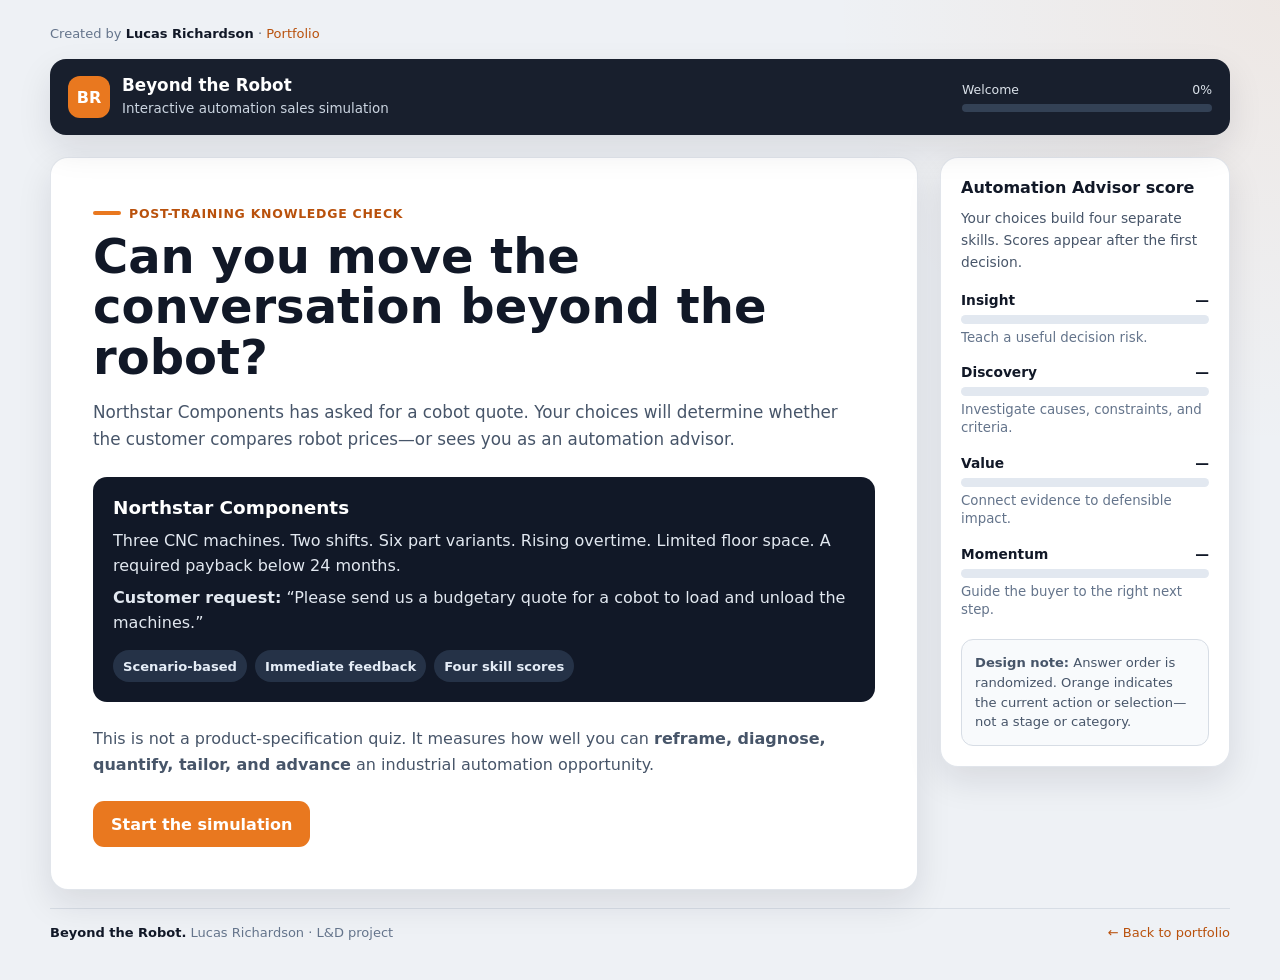
<file: beyond-the-robot.html>
<!doctype html>
<html lang="en">
<head>
  <!-- Google tag (gtag.js) -->
  <script async src="https://www.googletagmanager.com/gtag/js?id=G-FGDLF0THZQ"></script>
  <script>
    window.dataLayer = window.dataLayer || [];
    function gtag(){dataLayer.push(arguments);}
    gtag("js", new Date());
    gtag("config", "G-FGDLF0THZQ");
  </script>
  <meta charset="utf-8" />
  <meta name="viewport" content="width=device-width, initial-scale=1" />
  <meta name="description" content="Interactive sales simulation for selling industrial automation as a business outcome." />
  <title>Beyond the Robot | Interactive Sales Simulation</title>
  <style>
    :root {
      --ink: #111827;
      --slate: #475569;
      --muted: #64748b;
      --line: #d7dde5;
      --panel: #f6f7f9;
      --white: #ffffff;
      --accent: #e9781f;
      --accent-dark: #b9510c;
      --good: #147d64;
      --good-bg: #eaf7f3;
      --warn: #9a5b00;
      --warn-bg: #fff6df;
      --bad: #a33a36;
      --bad-bg: #fff0ef;
      --shadow: 0 14px 34px rgba(15, 23, 42, 0.10);
      --radius: 18px;
    }

    * { box-sizing: border-box; }
    html { scroll-behavior: smooth; }
    body {
      margin: 0;
      font-family: Inter, ui-sans-serif, system-ui, -apple-system, BlinkMacSystemFont, "Segoe UI", sans-serif;
      color: var(--ink);
      background:
        radial-gradient(circle at top right, rgba(233, 120, 31, 0.08), transparent 28rem),
        #eef1f5;
      min-height: 100vh;
    }


    .author-bar { margin: 0 0 14px; font-size: 13px; color: var(--muted); }
    .author-bar a { color: var(--accent-dark); text-decoration: none; }
    .author-bar a:hover { text-decoration: underline; }
    .author-bar strong { color: var(--ink); font-weight: 600; }
    .portfolio-footer {
      margin-top: 18px; padding-top: 16px; font-size: 13px; color: var(--muted);
      border-top: 1px solid var(--line); display: flex; justify-content: space-between;
      flex-wrap: wrap; gap: 10px; align-items: center;
    }
    .portfolio-footer strong { color: var(--ink); font-weight: 600; }
    .portfolio-footer a { color: var(--accent-dark); text-decoration: none; }
    .portfolio-footer a:hover { text-decoration: underline; }
    button, select { font: inherit; }
    button { cursor: pointer; }
    button:focus-visible, select:focus-visible, [tabindex]:focus-visible {
      outline: 3px solid rgba(233, 120, 31, 0.38);
      outline-offset: 3px;
    }

    .shell {
      width: min(1180px, calc(100% - 32px));
      margin: 0 auto;
      padding: 24px 0 40px;
    }

    .topbar {
      display: grid;
      grid-template-columns: 1fr auto;
      gap: 18px;
      align-items: center;
      background: rgba(17, 24, 39, 0.97);
      color: white;
      border-radius: 16px;
      padding: 16px 18px;
      box-shadow: var(--shadow);
      position: sticky;
      top: 12px;
      z-index: 20;
    }

    .brand { display: flex; align-items: center; gap: 12px; }
    .brand-mark {
      width: 42px;
      height: 42px;
      border-radius: 12px;
      display: grid;
      place-items: center;
      background: var(--accent);
      color: #fff;
      font-weight: 800;
    }
    .brand h1 { margin: 0; font-size: 1.05rem; line-height: 1.2; }
    .brand p { margin: 3px 0 0; color: #cbd5e1; font-size: .84rem; }

    .progress-wrap { min-width: 250px; }
    .progress-label { display: flex; justify-content: space-between; font-size: .78rem; color: #dbe2ea; margin-bottom: 7px; }
    .progress-track { height: 8px; background: #334155; border-radius: 999px; overflow: hidden; }
    .progress-fill { height: 100%; width: 0%; background: var(--accent); transition: width .35s ease; }

    .layout {
      display: grid;
      grid-template-columns: minmax(0, 1fr) 290px;
      gap: 22px;
      align-items: start;
      margin-top: 22px;
    }

    .course-card, .score-card {
      background: var(--white);
      border: 1px solid rgba(148, 163, 184, 0.28);
      border-radius: var(--radius);
      box-shadow: var(--shadow);
    }

    .course-card { padding: clamp(22px, 4vw, 42px); min-height: 690px; }
    .score-card { padding: 20px; position: sticky; top: 106px; }

    .eyebrow {
      display: inline-flex;
      align-items: center;
      gap: 8px;
      font-size: .78rem;
      font-weight: 800;
      letter-spacing: .06em;
      text-transform: uppercase;
      color: var(--accent-dark);
      margin-bottom: 10px;
    }
    .eyebrow::before { content: ""; width: 28px; height: 4px; border-radius: 99px; background: var(--accent); }

    h2 { margin: 0 0 12px; font-size: clamp(1.8rem, 4vw, 3rem); line-height: 1.05; }
    h3 { margin: 0 0 10px; font-size: 1.15rem; }
    p { line-height: 1.6; color: var(--slate); }
    .lead { font-size: 1.05rem; max-width: 760px; }

    .scenario-card {
      margin: 24px 0;
      padding: 20px;
      border-radius: 14px;
      background: #111827;
      color: #fff;
    }
    .scenario-card p { color: #e2e8f0; margin: 6px 0; }
    .scenario-meta { display: flex; flex-wrap: wrap; gap: 8px; margin-top: 14px; }
    .chip {
      display: inline-flex;
      align-items: center;
      min-height: 32px;
      padding: 6px 10px;
      border-radius: 999px;
      background: #eef1f4;
      color: #334155;
      font-size: .82rem;
      font-weight: 700;
    }
    .scenario-card .chip { background: #253247; color: #e5edf7; }

    .option-grid { display: grid; gap: 12px; margin: 22px 0; }
    .option {
      width: 100%;
      text-align: left;
      border: 1px solid var(--line);
      background: #fff;
      border-radius: 14px;
      padding: 16px 17px;
      color: var(--ink);
      transition: transform .15s ease, border-color .15s ease, box-shadow .15s ease, background .15s ease;
    }
    .option:hover:not(:disabled) { transform: translateY(-2px); border-color: #9aa7b7; box-shadow: 0 8px 18px rgba(15,23,42,.07); }
    .option strong { display: block; margin-bottom: 5px; }
    .option span { color: var(--slate); line-height: 1.45; }
    .option.selected { border: 2px solid var(--accent); background: #fff8f2; }
    .option.correct { border: 2px solid var(--good); background: var(--good-bg); }
    .option.incorrect { border: 2px solid var(--bad); background: var(--bad-bg); }
    .option:disabled { cursor: default; opacity: .96; }

    .feedback {
      border-left: 5px solid var(--line);
      border-radius: 12px;
      padding: 15px 16px;
      margin: 18px 0;
      background: var(--panel);
    }
    .feedback.good { border-left-color: var(--good); background: var(--good-bg); }
    .feedback.warn { border-left-color: var(--warn); background: var(--warn-bg); }
    .feedback.bad { border-left-color: var(--bad); background: var(--bad-bg); }
    .feedback h3 { margin-bottom: 4px; }
    .feedback p { margin: 0; color: #334155; }

    .actions { display: flex; gap: 12px; flex-wrap: wrap; margin-top: 24px; }
    .btn {
      border: 0;
      border-radius: 11px;
      padding: 12px 18px;
      font-weight: 800;
      min-height: 46px;
    }
    .btn-primary { background: var(--accent); color: #fff; }
    .btn-primary:hover { background: #cf6516; }
    .btn-secondary { background: #e8edf2; color: var(--ink); }
    .btn-ghost { background: transparent; border: 1px solid var(--line); color: var(--ink); }
    .btn:disabled { opacity: .45; cursor: not-allowed; }

    .score-card h3 { font-size: 1rem; }
    .score-card > p { font-size: .86rem; margin-top: 4px; }
    .meter { margin: 18px 0; }
    .meter-head { display: flex; justify-content: space-between; gap: 12px; align-items: center; font-size: .86rem; font-weight: 800; margin-bottom: 7px; }
    .meter-track { height: 9px; background: #e2e8f0; border-radius: 99px; overflow: hidden; }
    .meter-fill { height: 100%; width: 0%; background: #334155; transition: width .35s ease; }
    .meter small { display: block; margin-top: 5px; color: var(--muted); line-height: 1.35; }

    .knowledge-note {
      margin-top: 20px;
      padding: 13px;
      background: #f8fafc;
      border: 1px solid var(--line);
      border-radius: 12px;
      font-size: .82rem;
      color: var(--slate);
      line-height: 1.5;
    }

    .ecosystem {
      display: grid;
      grid-template-columns: repeat(3, minmax(0, 1fr));
      gap: 12px;
      margin: 22px 0;
    }
    .eco-choice { position: relative; }
    .eco-choice input { position: absolute; opacity: 0; pointer-events: none; }
    .eco-choice label {
      display: block;
      min-height: 118px;
      padding: 16px;
      border: 1px solid var(--line);
      border-radius: 14px;
      background: #fff;
      cursor: pointer;
    }
    .eco-choice label strong { display: block; margin-bottom: 7px; }
    .eco-choice label span { color: var(--slate); font-size: .9rem; line-height: 1.4; }
    .eco-choice input:checked + label { border: 2px solid var(--accent); background: #fff8f2; }
    .eco-choice input:focus-visible + label { outline: 3px solid rgba(233,120,31,.35); outline-offset: 3px; }

    .order-list { display: grid; gap: 10px; margin: 20px 0; }
    .order-item {
      display: grid;
      grid-template-columns: 42px minmax(0, 1fr) auto;
      gap: 12px;
      align-items: center;
      border: 1px solid var(--line);
      background: #fff;
      border-radius: 12px;
      padding: 11px 12px;
    }
    .order-num { width: 34px; height: 34px; border-radius: 10px; display: grid; place-items: center; background: #eef1f4; font-weight: 900; }
    .order-item p { margin: 0; color: #1f2937; line-height: 1.4; }
    .order-controls { display: flex; gap: 6px; }
    .icon-btn { width: 38px; height: 38px; border-radius: 9px; border: 1px solid var(--line); background: #fff; font-weight: 900; }
    .icon-btn:disabled { opacity: .35; cursor: not-allowed; }

    .evidence-grid { display: grid; grid-template-columns: repeat(4, 1fr); gap: 12px; margin: 20px 0; }
    .evidence { background: var(--panel); border: 1px solid var(--line); border-radius: 14px; padding: 16px; text-align: center; }
    .evidence strong { display: block; font-size: 1.55rem; }
    .evidence span { color: var(--slate); font-size: .86rem; }

    .stakeholder-grid { display: grid; gap: 13px; margin: 20px 0; }
    .stakeholder-row {
      display: grid;
      grid-template-columns: minmax(170px, .8fr) minmax(0, 1.6fr);
      gap: 12px;
      align-items: center;
      background: var(--panel);
      border: 1px solid var(--line);
      border-radius: 13px;
      padding: 14px;
    }
    .stakeholder-row label { font-weight: 800; }
    .stakeholder-row select { width: 100%; min-height: 44px; border: 1px solid #aeb9c6; border-radius: 10px; padding: 9px 11px; background: #fff; color: var(--ink); }

    .quote-box {
      border-left: 5px solid var(--accent);
      background: #fff8f2;
      padding: 18px 20px;
      border-radius: 12px;
      margin: 22px 0;
      color: #273244;
      font-size: 1.02rem;
      line-height: 1.65;
    }

    .results-grid { display: grid; grid-template-columns: repeat(2, 1fr); gap: 14px; margin: 24px 0; }
    .result-card { border: 1px solid var(--line); border-radius: 14px; padding: 18px; background: var(--panel); }
    .result-card strong { display: block; font-size: 1.55rem; margin: 4px 0; }
    .profile-card { padding: 22px; border-radius: 16px; background: #111827; color: white; margin: 20px 0; }
    .profile-card p { color: #dbe5ef; }

    .screen { display: none; animation: fade .25s ease; }
    .screen.active { display: block; }
    @keyframes fade { from { opacity: 0; transform: translateY(5px); } to { opacity: 1; transform: none; } }

    .sr-only {
      position: absolute;
      width: 1px;
      height: 1px;
      padding: 0;
      margin: -1px;
      overflow: hidden;
      clip: rect(0,0,0,0);
      white-space: nowrap;
      border: 0;
    }

    @media (max-width: 900px) {
      .layout { grid-template-columns: 1fr; }
      .score-card { position: static; order: -1; }
      .score-card .meters { display: grid; grid-template-columns: repeat(2, 1fr); gap: 0 18px; }
      .topbar { position: static; grid-template-columns: 1fr; }
      .progress-wrap { min-width: 0; }
      .ecosystem { grid-template-columns: repeat(2, minmax(0, 1fr)); }
      .evidence-grid { grid-template-columns: repeat(2, 1fr); }
    }

    @media (max-width: 620px) {
      .shell { width: min(100% - 18px, 1180px); padding-top: 10px; }
      .course-card { padding: 22px 18px; min-height: 0; }
      .score-card .meters { grid-template-columns: 1fr; }
      .ecosystem, .results-grid { grid-template-columns: 1fr; }
      .stakeholder-row { grid-template-columns: 1fr; }
      .order-item { grid-template-columns: 34px minmax(0, 1fr); }
      .order-controls { grid-column: 2; }
    }

    @media print {
      body { background: white; }
      .topbar, .score-card, .actions { display: none !important; }
      .layout { display: block; }
      .course-card { box-shadow: none; border: 0; }
      .screen { display: none !important; }
      #results.active { display: block !important; }
    }
  </style>
</head>
<body>
  <div class="shell">
    <p class="author-bar">Created by <strong>Lucas Richardson</strong> · <a href="index.html">Portfolio</a></p>
    <header class="topbar" aria-label="Course header">
      <div class="brand">
        <div class="brand-mark" aria-hidden="true">BR</div>
        <div>
          <h1>Beyond the Robot</h1>
          <p>Interactive automation sales simulation</p>
        </div>
      </div>
      <div class="progress-wrap">
        <div class="progress-label"><span id="progressText">Welcome</span><span id="progressPercent">0%</span></div>
        <div class="progress-track" aria-hidden="true"><div class="progress-fill" id="progressFill"></div></div>
      </div>
    </header>

    <main class="layout">
      <section class="course-card" id="courseCard" aria-live="polite">
        <div class="screen active" id="intro">
          <div class="eyebrow">Post-training knowledge check</div>
          <h2>Can you move the conversation beyond the robot?</h2>
          <p class="lead">Northstar Components has asked for a cobot quote. Your choices will determine whether the customer compares robot prices—or sees you as an automation advisor.</p>

          <div class="scenario-card">
            <h3>Northstar Components</h3>
            <p>Three CNC machines. Two shifts. Six part variants. Rising overtime. Limited floor space. A required payback below 24 months.</p>
            <p><strong>Customer request:</strong> “Please send us a budgetary quote for a cobot to load and unload the machines.”</p>
            <div class="scenario-meta">
              <span class="chip">Scenario-based</span>
              <span class="chip">Immediate feedback</span>
              <span class="chip">Four skill scores</span>
            </div>
          </div>

          <p>This is not a product-specification quiz. It measures how well you can <strong>reframe, diagnose, quantify, tailor, and advance</strong> an industrial automation opportunity.</p>
          <div class="actions">
            <button class="btn btn-primary" type="button" onclick="startCourse()">Start the simulation</button>
          </div>
        </div>

        <div class="screen" id="q1"></div>
        <div class="screen" id="q2"></div>
        <div class="screen" id="q3"></div>
        <div class="screen" id="q4"></div>
        <div class="screen" id="q5"></div>
        <div class="screen" id="q6"></div>
        <div class="screen" id="q7"></div>
        <div class="screen" id="q8"></div>
        <div class="screen" id="q9"></div>
        <div class="screen" id="results"></div>
      </section>

      <aside class="score-card" aria-label="Performance scorecard">
        <h3>Automation Advisor score</h3>
        <p>Your choices build four separate skills. Scores appear after the first decision.</p>
        <div class="meters">
          <div class="meter">
            <div class="meter-head"><span>Insight</span><span id="scoreInsight">—</span></div>
            <div class="meter-track"><div class="meter-fill" id="fillInsight"></div></div>
            <small>Teach a useful decision risk.</small>
          </div>
          <div class="meter">
            <div class="meter-head"><span>Discovery</span><span id="scoreDiscovery">—</span></div>
            <div class="meter-track"><div class="meter-fill" id="fillDiscovery"></div></div>
            <small>Investigate causes, constraints, and criteria.</small>
          </div>
          <div class="meter">
            <div class="meter-head"><span>Value</span><span id="scoreValue">—</span></div>
            <div class="meter-track"><div class="meter-fill" id="fillValue"></div></div>
            <small>Connect evidence to defensible impact.</small>
          </div>
          <div class="meter">
            <div class="meter-head"><span>Momentum</span><span id="scoreMomentum">—</span></div>
            <div class="meter-track"><div class="meter-fill" id="fillMomentum"></div></div>
            <small>Guide the buyer to the right next step.</small>
          </div>
        </div>
        <div class="knowledge-note">
          <strong>Design note:</strong> Answer order is randomized. Orange indicates the current action or selection—not a stage or category.
        </div>
      </aside>
    </main>
    <footer class="portfolio-footer">
      <span><strong>Beyond the Robot.</strong> Lucas Richardson · L&amp;D project</span>
      <span><a href="index.html">← Back to portfolio</a></span>
    </footer>
  </div>

  <script>
    const state = {
      current: 0,
      skills: {
        insight: { earned: 0, possible: 0 },
        discovery: { earned: 0, possible: 0 },
        value: { earned: 0, possible: 0 },
        momentum: { earned: 0, possible: 0 }
      },
      answered: {},
      order: [0,1,2,3,4]
    };

    const totalChallenges = 9;

    function skillPct(key) {
      const s = state.skills[key];
      return s.possible ? Math.round((s.earned / s.possible) * 100) : 0;
    }

    function award(points) {
      Object.entries(points).forEach(([key, vals]) => {
        state.skills[key].earned += vals[0];
        state.skills[key].possible += vals[1];
      });
      updateMeters();
    }

    function updateMeters() {
      ["insight","discovery","value","momentum"].forEach(key => {
        const pct = skillPct(key);
        const cap = key.charAt(0).toUpperCase() + key.slice(1);
        document.getElementById(`score${cap}`).textContent = state.skills[key].possible ? `${pct}%` : "—";
        document.getElementById(`fill${cap}`).style.width = `${pct}%`;
      });
    }

    function setProgress(step, label) {
      const pct = Math.round((step / totalChallenges) * 100);
      document.getElementById("progressFill").style.width = `${pct}%`;
      document.getElementById("progressPercent").textContent = `${pct}%`;
      document.getElementById("progressText").textContent = label;
    }

    function showScreen(id) {
      document.querySelectorAll(".screen").forEach(s => s.classList.remove("active"));
      const target = document.getElementById(id);
      target.classList.add("active");
      window.scrollTo({ top: 0, behavior: "smooth" });
      const heading = target.querySelector("h2");
      if (heading) {
        heading.setAttribute("tabindex", "-1");
        setTimeout(() => heading.focus({ preventScroll: true }), 150);
      }
    }

    function next(id, step, label) {
      showScreen(id);
      setProgress(step, label);
    }

    function startCourse() {
      renderQ1();
      next("q1", 1, "Challenge 1 of 9");
    }

    function optionMarkup(index, title, text) {
      return `<button class="option" type="button" data-index="${index}"><strong>${title}</strong><span>${text}</span></button>`;
    }

    function shuffleArray(items) {
      const copy = [...items];
      for (let i = copy.length - 1; i > 0; i--) {
        const j = Math.floor(Math.random() * (i + 1));
        [copy[i], copy[j]] = [copy[j], copy[i]];
      }
      return copy;
    }

    function optionSetMarkup(options) {
      return shuffleArray(options.map((option, index) => ({ ...option, index })))
        .map(option => optionMarkup(option.index, option.title, option.text))
        .join("");
    }

    function bindSingle(questionId, config) {
      const root = document.getElementById(questionId);
      root.querySelectorAll(".option").forEach(btn => {
        btn.addEventListener("click", () => {
          if (state.answered[questionId]) return;
          state.answered[questionId] = true;
          const selected = Number(btn.dataset.index);
          root.querySelectorAll(".option").forEach(b => b.disabled = true);
          btn.classList.add(selected === config.correct ? "correct" : "incorrect");
          if (selected !== config.correct) root.querySelector(`[data-index="${config.correct}"]`).classList.add("correct");
          const outcome = config.outcomes[selected];
          award(outcome.points);
          const feedback = root.querySelector(".feedback-slot");
          feedback.innerHTML = `<div class="feedback ${outcome.tone}"><h3>${outcome.heading}</h3><p>${outcome.text}</p></div>`;
          root.querySelector(".next-btn").disabled = false;
        });
      });
    }

    function renderQ1() {
      const root = document.getElementById("q1");
      root.innerHTML = `
        <div class="eyebrow">Opening decision</div>
        <h2>The customer asks for a cobot quote. What do you do first?</h2>
        <div class="scenario-card">
          <p><strong>Email:</strong> “We are looking for a cobot to load and unload three CNC machines. Please send us a budgetary quote.”</p>
          <p>Three competitors have already sent pricing.</p>
        </div>
        <div class="option-grid">
          ${optionSetMarkup([
            { title: "Send a preliminary range now", text: "Give the buyer a number with assumptions and exclusions, then offer to refine it later." },
            { title: "Request application specifications", text: "Ask for payload, reach, cycle time, and preferred brand so you can identify a likely model." },
            { title: "Schedule a short discovery call", text: "Clarify the production constraint, decision criteria, and project risks before discussing equipment." }
          ])}
        </div>
        <div class="feedback-slot"></div>
        <div class="actions"><button class="btn btn-primary next-btn" disabled onclick="renderQ2(); next('q2',2,'Challenge 2 of 9')">Continue</button></div>`;

      bindSingle("q1", {
        correct: 2,
        outcomes: [
          { tone: "bad", heading: "You made the sale about price", text: "A fast quote feels responsive, but it turns the opportunity into a comparison of arm price, lead time, and specifications before the business problem is understood.", points: { discovery:[0,20], momentum:[4,10] } },
          { tone: "warn", heading: "Useful—but still product-first", text: "Payload and reach may matter later. Starting there accepts the customer's equipment frame instead of testing whether a cobot is the right answer.", points: { discovery:[10,20], momentum:[5,10] } },
          { tone: "good", heading: "You protected the decision", text: "Discovery keeps the conversation focused on the operational constraint, success criteria, and total automation system before product selection.", points: { discovery:[20,20], momentum:[10,10] } }
        ]
      });
    }

    function renderQ2() {
      const root = document.getElementById("q2");
      root.innerHTML = `
        <div class="eyebrow">Reframe</div>
        <h2>Which opening teaches the customer something useful?</h2>
        <p class="lead">A strong reframe introduces a credible decision risk without dismissing the customer's expertise.</p>
        <div class="option-grid">
          ${optionSetMarkup([
            { title: "“Our cobot is easier to program, faster to deploy, and supported by a broad integration ecosystem.”", text: "Differentiate the product around ease of use, deployment, and support." },
            { title: "“Before choosing a cobot, we should compare collaborative and traditional automation for this application.”", text: "Question the proposed technology and reopen equipment selection." },
            { title: "“A cobot may fit, but choosing the arm before validating cycle time, part mix, tooling, and safety could put the business case at risk.”", text: "Introduce a hidden decision risk and invite discovery." }
          ])}
        </div>
        <div class="feedback-slot"></div>
        <div class="actions"><button class="btn btn-primary next-btn" disabled onclick="renderQ3(); next('q3',3,'Challenge 3 of 9')">Continue</button></div>`;

      bindSingle("q2", {
        correct: 2,
        outcomes: [
          { tone:"warn", heading:"A feature is not yet an insight", text:"Ease of programming may matter, but it does not change how the customer thinks about the decision or reveal hidden business risk.", points:{ insight:[6,20] } },
          { tone:"bad", heading:"Tension without credibility", text:"Challenging the customer is not the same as contradicting them. A useful reframe respects their expertise and introduces evidence or a plausible risk.", points:{ insight:[2,20] } },
          { tone:"good", heading:"Credible commercial teaching", text:"This response widens the decision from robot selection to system performance, creates constructive tension, and opens a natural path into discovery.", points:{ insight:[20,20] } }
        ]
      });
    }

    function renderQ3() {
      const root = document.getElementById("q3");
      const choices = [
        ["Robot selection", "Payload, reach, speed, and controller compatibility"],
        ["Tooling", "Retention, changeover, part variation, and maintenance"],
        ["Safety", "Hazards, operating modes, safeguards, and validation"],
        ["Integration", "Machine interfaces, controls, access, and commissioning"],
        ["Workforce readiness", "Training, troubleshooting, ownership, and support"],
        ["Commercial terms", "Price, lead time, warranty, and payment terms"],
      ];
      const displayedChoices = shuffleArray(choices.map((choice, index) => ({ choice, index })));
      root.innerHTML = `
        <div class="eyebrow">System thinking</div>
        <h2>What should be explored before the buyer compares robot prices?</h2>
        <p>Select the <strong>four areas</strong> most likely to change total cell economics and project risk for Northstar.</p>
        <div class="ecosystem">
          ${displayedChoices.map((item,position)=>`<div class="eco-choice"><input type="checkbox" id="eco${position}" value="${item.index}"><label for="eco${position}"><strong>${item.choice[0]}</strong><span>${item.choice[1]}</span></label></div>`).join("")}
        </div>
        <div class="feedback-slot"></div>
        <div class="actions">
          <button class="btn btn-primary" id="checkEco" type="button">Check selection</button>
          <button class="btn btn-primary next-btn" disabled onclick="renderQ4(); next('q4',4,'Challenge 4 of 9')">Continue</button>
        </div>`;

      root.querySelectorAll('input[type="checkbox"]').forEach(cb => cb.addEventListener("change", () => {
        const checked = root.querySelectorAll('input[type="checkbox"]:checked');
        if (checked.length > 4) cb.checked = false;
      }));

      root.querySelector("#checkEco").addEventListener("click", () => {
        if (state.answered.q3) return;
        const selected = [...root.querySelectorAll('input[type="checkbox"]:checked')].map(x=>Number(x.value));
        if (selected.length !== 4) {
          root.querySelector(".feedback-slot").innerHTML = `<div class="feedback warn"><h3>Select four areas</h3><p>Prioritize the areas most likely to affect the total system—not every item that could appear on a quote.</p></div>`;
          return;
        }
        state.answered.q3 = true;
        root.querySelectorAll('input[type="checkbox"]').forEach(x=>x.disabled=true);
        root.querySelector("#checkEco").disabled = true;
        const correct = [1,2,3,4];
        const hits = selected.filter(x=>correct.includes(x)).length;
        const pts = Math.round((hits/4)*20);
        award({ insight:[pts,20], discovery:[pts,20] });
        const tone = hits===4 ? "good" : hits>=3 ? "warn" : "bad";
        root.querySelector(".feedback-slot").innerHTML = `<div class="feedback ${tone}"><h3>${hits===4 ? "You widened the decision" : "The robot is only one part of the system"}</h3><p>Tooling, safety, integration, and training/support can change cycle time, implementation cost, risk, uptime, and adoption. The arm and purchase price matter—but evaluating them first can hide larger cost drivers.</p></div>`;
        root.querySelector(".next-btn").disabled = false;
      });
    }

    function renderQ4() {
      const root = document.getElementById("q4");
      root.innerHTML = `
        <div class="eyebrow">Teach through tooling</div>
        <h2>The customer says, “Just use the cheapest gripper.” What is the best response?</h2>
        <p class="lead">Northstar handles ferrous machined parts with frequent part changes. A magnet may be faster and simpler; fingers may provide more precise control but add motion, setup, and tooling complexity.</p>
        <div class="option-grid">
          ${optionSetMarkup([
            { title: "Recommend a magnet after confirming the parts are ferrous", text: "Prioritize faster handling and simpler mechanics, then validate retention during commissioning." },
            { title: "Recommend adjustable finger tooling for all six variants", text: "Prioritize grip control and flexibility, then optimize motion and changeover after installation." },
            { title: "Compare both tools through a structured part test", text: "Measure retention, cycle time, changeover, part condition, failure modes, and support needs before selecting." }
          ])}
        </div>
        <div class="feedback-slot"></div>
        <div class="actions"><button class="btn btn-primary next-btn" disabled onclick="renderQ5(); next('q5',5,'Challenge 5 of 9')">Continue</button></div>`;

      bindSingle("q4", {
        correct: 2,
        outcomes: [
          { tone:"warn", heading:"A plausible option is not a validated solution", text:"A magnet may improve cycle time and reduce mechanical complexity, but material, residual magnetism, surface condition, retention, and failure modes must be tested.", points:{ insight:[8,20], value:[6,10] } },
          { tone:"warn", heading:"Precision alone does not define value", text:"Finger tooling may improve control, but additional motion, setup, maintenance, and changeover could undermine the business case.", points:{ insight:[8,20], value:[6,10] } },
          { tone:"good", heading:"You taught the customer how tooling changes economics", text:"The correct lesson is not that one tool is always better. Tool choice changes cycle time, complexity, quality risk, maintenance, and downstream cost—so it should be validated with the application.", points:{ insight:[20,20], value:[10,10] } }
        ]
      });
    }

    const discoveryQuestions = [
      "What prevents the area from hitting target output?",
      "When do the machines wait for operators?",
      "How often do part families change?",
      "What payback period will finance require?",
      "Who will support the system after launch?"
    ];

    function renderOrderList() {
      const list = document.getElementById("orderList");
      if (!list) return;
      list.innerHTML = state.order.map((questionIndex, position) => `
        <div class="order-item">
          <div class="order-num">${position+1}</div>
          <p>${discoveryQuestions[questionIndex]}</p>
          <div class="order-controls" aria-label="Reorder item ${position+1}">
            <button class="icon-btn" type="button" aria-label="Move up" onclick="moveOrder(${position},-1)" ${position===0?'disabled':''}>↑</button>
            <button class="icon-btn" type="button" aria-label="Move down" onclick="moveOrder(${position},1)" ${position===state.order.length-1?'disabled':''}>↓</button>
          </div>
        </div>`).join("");
    }

    function moveOrder(position, direction) {
      if (state.answered.q5) return;
      const target = position + direction;
      if (target < 0 || target >= state.order.length) return;
      [state.order[position], state.order[target]] = [state.order[target], state.order[position]];
      renderOrderList();
    }

    function renderQ5() {
      const root = document.getElementById("q5");
      state.order = [2,0,4,1,3];
      root.innerHTML = `
        <div class="eyebrow">Diagnose</div>
        <h2>Sequence the discovery conversation</h2>
        <p>Move the questions into an order that narrows from the business constraint to implementation and decision risk.</p>
        <div class="order-list" id="orderList"></div>
        <div class="feedback-slot"></div>
        <div class="actions">
          <button class="btn btn-primary" id="checkOrder" type="button">Check sequence</button>
          <button class="btn btn-primary next-btn" disabled onclick="renderQ6(); next('q6',6,'Challenge 6 of 9')">Continue</button>
        </div>`;
      renderOrderList();
      root.querySelector("#checkOrder").addEventListener("click", () => {
        if (state.answered.q5) return;
        state.answered.q5 = true;
        const correct = [0,1,2,3,4];
        const distance = state.order.reduce((sum,val,pos)=>sum+Math.abs(correct.indexOf(val)-pos),0);
        const pct = Math.max(0, 1 - distance/12);
        const pts = Math.round(pct*30);
        award({ discovery:[pts,30] });
        root.querySelectorAll(".icon-btn").forEach(b=>b.disabled=true);
        root.querySelector("#checkOrder").disabled=true;
        const exact = distance===0;
        root.querySelector(".feedback-slot").innerHTML = `<div class="feedback ${exact?'good':distance<=4?'warn':'bad'}"><h3>${exact?'Strong diagnostic flow':'Use a narrowing investigation'}</h3><p>The recommended logic is: start with the missed target, locate when and why performance breaks down, test variability, surface decision economics, and then expose support or adoption risk.</p></div>`;
        root.querySelector(".next-btn").disabled=false;
      });
    }

    function renderQ6() {
      const root = document.getElementById("q6");
      root.innerHTML = `
        <div class="eyebrow">Quantify</div>
        <h2>Which value statement is most defensible?</h2>
        <div class="evidence-grid" aria-label="Northstar evidence">
          <div class="evidence"><strong>21.5s</strong><span>actual cycle time</span></div>
          <div class="evidence"><strong>18s</strong><span>target cycle time</span></div>
          <div class="evidence"><strong>12h</strong><span>weekly overtime</span></div>
          <div class="evidence"><strong>24mo</strong><span>payback threshold</span></div>
        </div>
        <div class="option-grid">
          ${optionSetMarkup([
            { title: "Use the 12 weekly overtime hours as the primary benefit and model the full amount as recurring labor savings.", text: "Build the case around the clearest known operating cost." },
            { title: "Use the 3.5-second cycle gap to calculate added output and compare that gain directly with project cost.", text: "Build the case around the clearest known performance gap." },
            { title: "Validate which waiting, overtime, rework, and capacity losses are recoverable, then model a range against total cost.", text: "Build the case around multiple evidence-based value drivers." }
          ])}
        </div>
        <div class="feedback-slot"></div>
        <div class="actions"><button class="btn btn-primary next-btn" disabled onclick="renderQ7(); next('q7',7,'Challenge 7 of 9')">Continue</button></div>`;

      bindSingle("q6", {
        correct: 2,
        outcomes: [
          { tone:"bad", heading:"Overtime is evidence—not guaranteed savings", text:"Some overtime may persist, be caused by other processes, or be redeployed. Treat it as a hypothesis to validate rather than a guaranteed benefit.", points:{ value:[3,25] } },
          { tone:"bad", heading:"Cycle time alone is incomplete", text:"The business case may also depend on waiting during breaks, changeover, availability, rework, supportability, and the full implementation cost.", points:{ value:[5,25] } },
          { tone:"good", heading:"Responsible value quantification", text:"This approach connects evidence to impact without inventing precision. It also makes uncertainty visible to finance and operations.", points:{ value:[25,25] } }
        ]
      });
    }

    function renderQ7() {
      const root = document.getElementById("q7");
      const messageOptions = shuffleArray([
        { value: 1, label: "Recoverable capacity, delivery confidence, and implementation risk" },
        { value: 2, label: "Testing, simulation, cycle time, and application fit" },
        { value: 3, label: "Diagnostics, training, standard parts, and troubleshooting" },
        { value: 4, label: "Validated assumptions, ranges, milestones, and payback uncertainty" }
      ]);
      const options = [{ value: 0, label: "Select a message…" }, ...messageOptions];
      root.innerHTML = `
        <div class="eyebrow">Tailor</div>
        <h2>Match the value story to the stakeholder</h2>
        <p>The underlying facts stay the same. The message should reflect what each stakeholder is accountable for.</p>
        <div class="stakeholder-grid">
          ${[
            ["Plant manager","plant"],
            ["Manufacturing engineer","eng"],
            ["Maintenance","maint"],
            ["Finance","finance"]
          ].map(([label,id])=>`<div class="stakeholder-row"><label for="${id}">${label}</label><select id="${id}">${options.map(o=>`<option value="${o.value}">${o.label}</option>`).join("")}</select></div>`).join("")}
        </div>
        <div class="feedback-slot"></div>
        <div class="actions">
          <button class="btn btn-primary" id="checkTailor" type="button">Check matches</button>
          <button class="btn btn-primary next-btn" disabled onclick="renderQ8(); next('q8',8,'Challenge 8 of 9')">Continue</button>
        </div>`;
      root.querySelector("#checkTailor").addEventListener("click",()=>{
        if(state.answered.q7) return;
        const actual = [root.querySelector('#plant').value,root.querySelector('#eng').value,root.querySelector('#maint').value,root.querySelector('#finance').value].map(Number);
        if(actual.some(x=>x===0)) {
          root.querySelector('.feedback-slot').innerHTML=`<div class="feedback warn"><h3>Complete each match</h3><p>Choose one value story for every stakeholder.</p></div>`;
          return;
        }
        state.answered.q7=true;
        root.querySelectorAll('select').forEach(s=>s.disabled=true);
        root.querySelector('#checkTailor').disabled=true;
        const expected=[1,2,3,4];
        const hits=actual.filter((v,i)=>v===expected[i]).length;
        const pts=hits*5;
        award({ discovery:[pts,20], value:[pts,20] });
        root.querySelector('.feedback-slot').innerHTML=`<div class="feedback ${hits===4?'good':hits>=3?'warn':'bad'}"><h3>${hits===4?'The message fits the audience':`${hits} of 4 matched`}</h3><p>Plant leaders focus on output and risk; engineers on feasibility; maintenance on supportability; and finance on assumptions, uncertainty, and milestones.</p></div>`;
        root.querySelector('.next-btn').disabled=false;
      });
    }

    function renderQ8() {
      const root=document.getElementById('q8');
      root.innerHTML=`
        <div class="eyebrow">Advance</div>
        <h2>The buyer says, “Just send a rough number and we’ll get back to you.”</h2>
        <p class="lead">Which response takes control without becoming pushy?</p>
        <div class="option-grid">
          ${optionSetMarkup([
            { title: "Send a preliminary range with assumptions, exclusions, and a note that final pricing depends on application details.", text: "Preserve speed and let the buyer decide whether to continue." },
            { title: "Ask Northstar to complete a detailed specification before discussing price or recommending any equipment.", text: "Protect scope by requiring the customer to define the application." },
            { title: "Provide a conditional range and schedule a 90-minute review with manufacturing, maintenance, and safety.", text: "Balance responsiveness with a specific validation step." }
          ])}
        </div>
        <div class="feedback-slot"></div>
        <div class="actions"><button class="btn btn-primary next-btn" disabled onclick="renderQ9(); next('q9',9,'Final challenge')">Continue</button></div>`;
      bindSingle('q8',{
        correct:2,
        outcomes:[
          {tone:'warn',heading:'Responsive, but easy to commoditize',text:'A rough estimate without agreed assumptions may create scope churn, discount pressure, and a misleading anchor.',points:{momentum:[8,25],value:[4,10]}},
          {tone:'bad',heading:'Control became friction',text:'The seller should lead the process, but not by making the customer do all of the diagnostic work alone.',points:{momentum:[3,25],value:[2,10]}},
          {tone:'good',heading:'You guided the next useful decision',text:'A range can preserve responsiveness, while the scheduled review creates shared assumptions and a path to technical validation.',points:{momentum:[25,25],value:[10,10]}}
        ]
      });
    }

    function renderQ9() {
      const root=document.getElementById('q9');
      root.innerHTML=`
        <div class="eyebrow">Integrated response</div>
        <h2>Which complete response best applies the lesson?</h2>
        <div class="option-grid">
          ${optionSetMarkup([
            { title: "Product-led response", text: "“Based on the request, we can recommend two cobot models. Send payload, reach, cycle time, and preferred brand, and we’ll prepare a budgetary quote with options.”" },
            { title: "Consultative response", text: "“Several application details could affect the recommendation. Please send process data, part drawings, and safety requirements, and our team will review them before proposing next steps.”" },
            { title: "Insight-to-Impact response", text: "“A cobot may fit, but choosing the arm first could put cycle time and payback at risk. Let’s identify where capacity is lost, confirm decision criteria, and test representative parts before we quote.”" }
          ])}
        </div>
        <div class="feedback-slot"></div>
        <div class="actions"><button class="btn btn-primary next-btn" disabled onclick="renderResults(); next('results',9,'Complete')">View results</button></div>`;
      bindSingle('q9',{
        correct:2,
        outcomes:[
          {tone:'bad',heading:'Product knowledge without business diagnosis',text:'This response earns specifications before earning the business problem. The buyer will compare models and price.',points:{insight:[2,15],discovery:[3,15],value:[0,15],momentum:[4,15]}},
          {tone:'warn',heading:'Helpful, but not directive',text:'The seller asks for more information but does not teach, prioritize, or guide the buyer to a concrete validation step.',points:{insight:[5,15],discovery:[9,15],value:[5,15],momentum:[5,15]}},
          {tone:'good',heading:'Automation Advisor response',text:'This response teaches a decision risk, prioritizes discovery, identifies a value criterion, and advances to technical validation.',points:{insight:[15,15],discovery:[15,15],value:[15,15],momentum:[15,15]}}
        ]
      });
    }

    function getProfile(scores) {
      const avg=(scores.insight+scores.discovery+scores.value+scores.momentum)/4;
      if(avg>=80 && Math.min(...Object.values(scores))>=65) return ["Automation Advisor","You balance insight, diagnosis, evidence, and forward momentum. You protect the customer from premature product selection while guiding a practical buying process."];
      if(scores.insight>=70 && scores.discovery<55) return ["Aggressive Challenger","You are willing to challenge assumptions, but your reframes need more diagnosis and customer evidence to remain credible."];
      if(scores.discovery>=70 && scores.momentum<55) return ["Helpful Consultant","You uncover useful information, but you need to be more explicit about the next decision and who must participate."];
      if(scores.value<55) return ["Product-Centered Seller","Your answers tend to return to equipment and features before the business impact is validated."];
      return ["Developing Automation Advisor","You show several strong behaviors. Focus on the lowest-scoring skill to make your sales process more consistent."];
    }

    function renderResults() {
      const root=document.getElementById('results');
      const scores={insight:skillPct('insight'),discovery:skillPct('discovery'),value:skillPct('value'),momentum:skillPct('momentum')};
      const [profile,description]=getProfile(scores);
      const lowest=Object.entries(scores).sort((a,b)=>a[1]-b[1])[0][0];
      const coaching={
        insight:'Practice turning features into customer-centered decision risks. Teach before you pitch.',
        discovery:'Start with the missed business target, then narrow toward causes, criteria, stakeholders, and support risk.',
        value:'Use ranges, total implementation cost, and validated assumptions instead of guaranteed savings.',
        momentum:'End discovery with a specific validation step, participants, purpose, and timing.'
      };
      root.innerHTML=`
        <div class="eyebrow">Simulation complete</div>
        <h2>Your Automation Advisor profile</h2>
        <div class="profile-card"><h3>${profile}</h3><p>${description}</p></div>
        <div class="results-grid">
          ${Object.entries(scores).map(([k,v])=>`<div class="result-card"><span>${k.charAt(0).toUpperCase()+k.slice(1)}</span><strong>${v}%</strong><p>${v>=75?'Consistent strength':v>=55?'Developing':'Priority practice area'}</p></div>`).join('')}
        </div>
        <div class="feedback ${scores[lowest]>=75?'good':'warn'}"><h3>Recommended focus: ${lowest.charAt(0).toUpperCase()+lowest.slice(1)}</h3><p>${coaching[lowest]}</p></div>
        <div class="quote-box"><strong>Model response</strong><br>“A cobot may be the right answer, but selecting the arm before validating cycle time, part mix, changeover, tooling, and safety could create a system that works technically but misses the business case. Before we quote, I recommend a 90-minute application review with manufacturing, maintenance, and safety. We should confirm where machine time is being lost, what changeover frequency the cell must support, and what payback threshold finance will use. From there, we can test the parts and provide a responsible range tied to validated assumptions.”</div>
        <div class="actions">
          <button class="btn btn-primary" type="button" onclick="window.print()">Print results</button>
          <button class="btn btn-secondary" type="button" onclick="restartCourse()">Restart simulation</button>
        </div>`;
      updateMeters();
    }

    function restartCourse() {
      state.current=0;
      state.answered={};
      state.order=[0,1,2,3,4];
      Object.keys(state.skills).forEach(k=>state.skills[k]={earned:0,possible:0});
      updateMeters();
      setProgress(0,'Welcome');
      showScreen('intro');
    }
  </script>
</body>
</html>
</user_query>
</file>
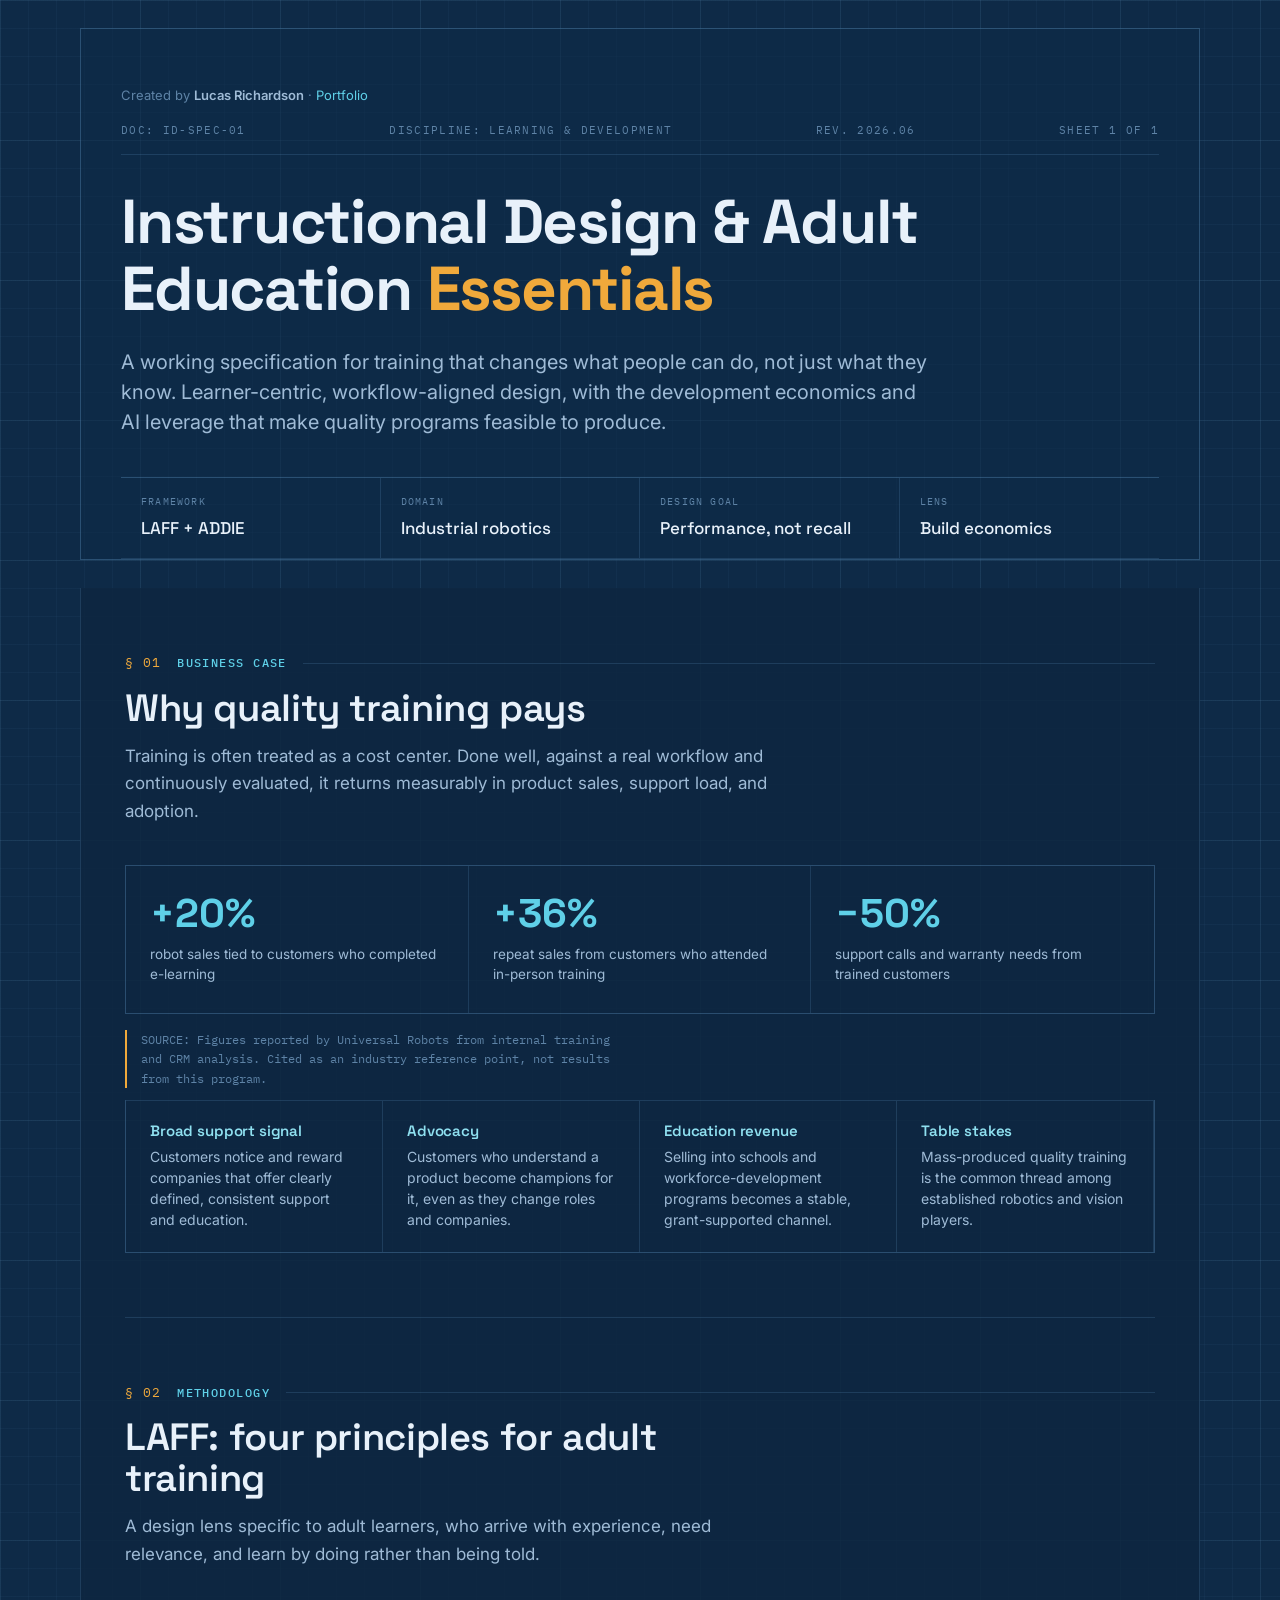
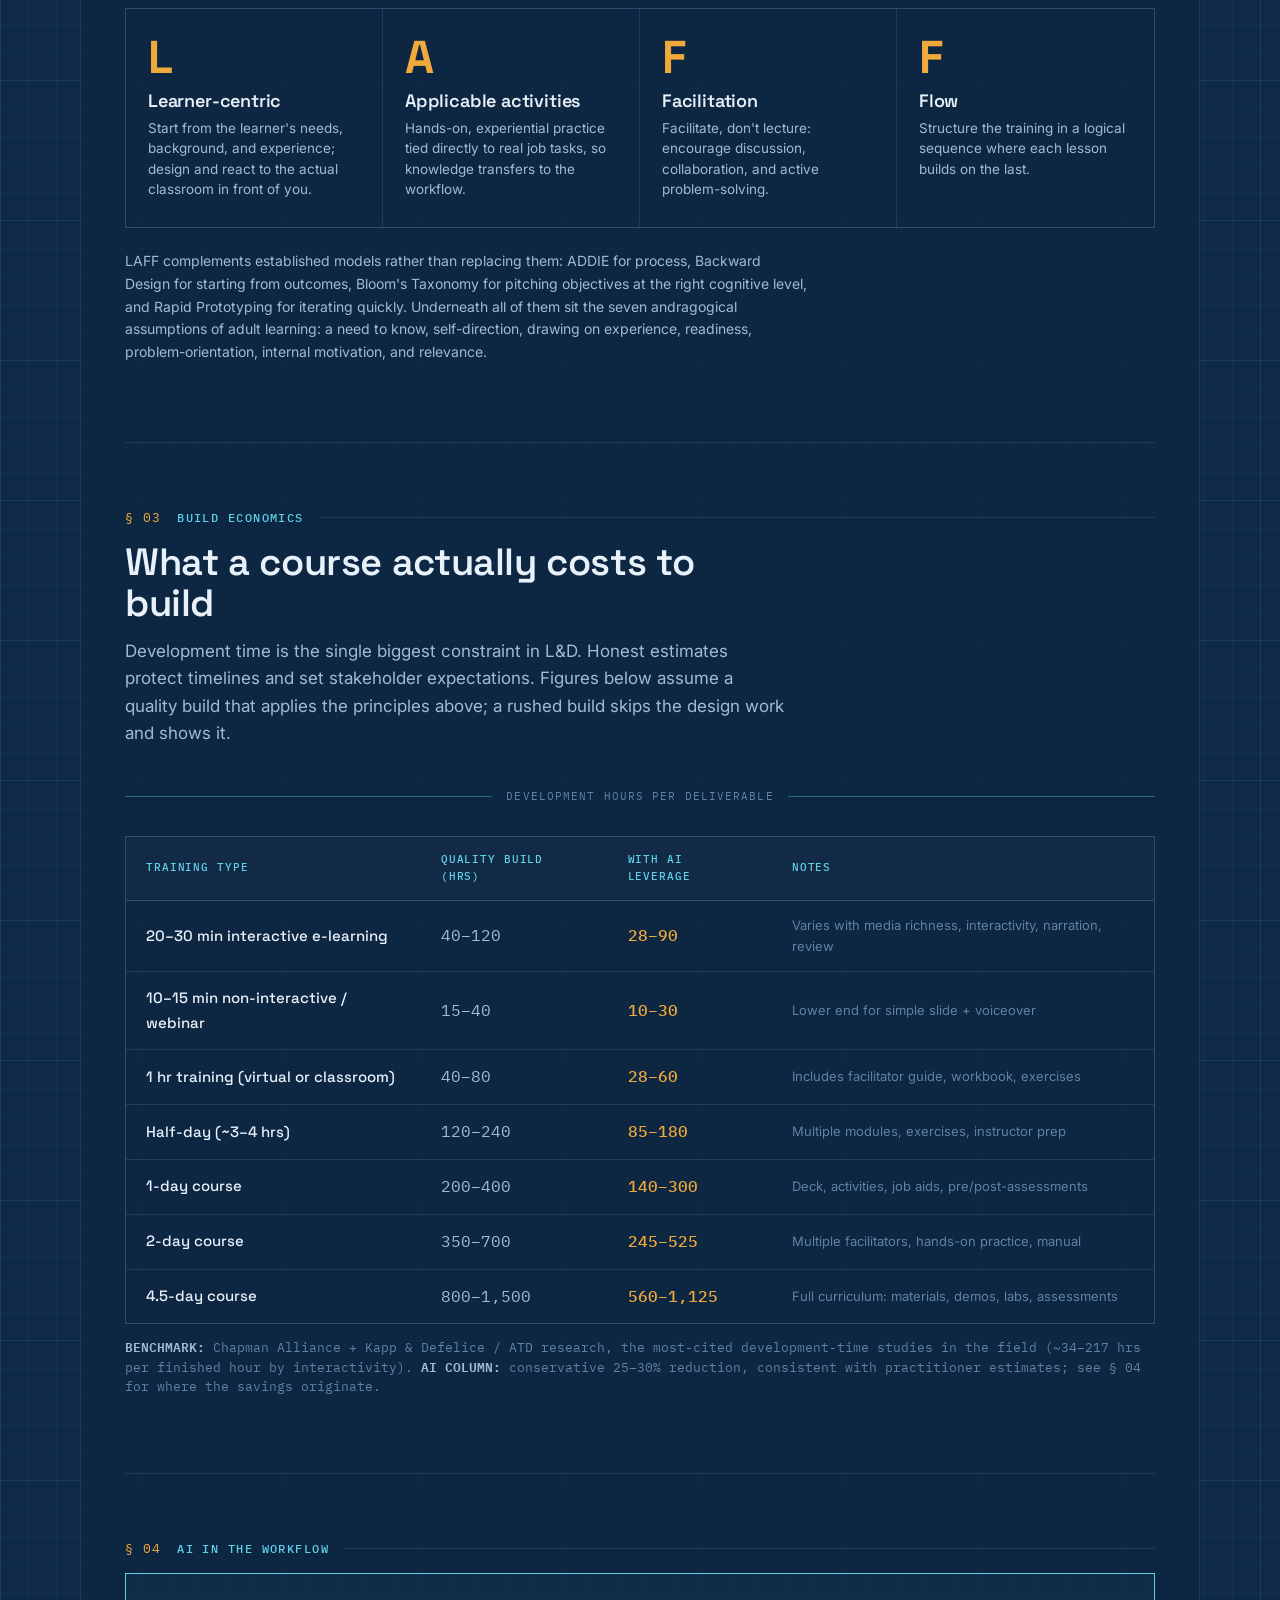
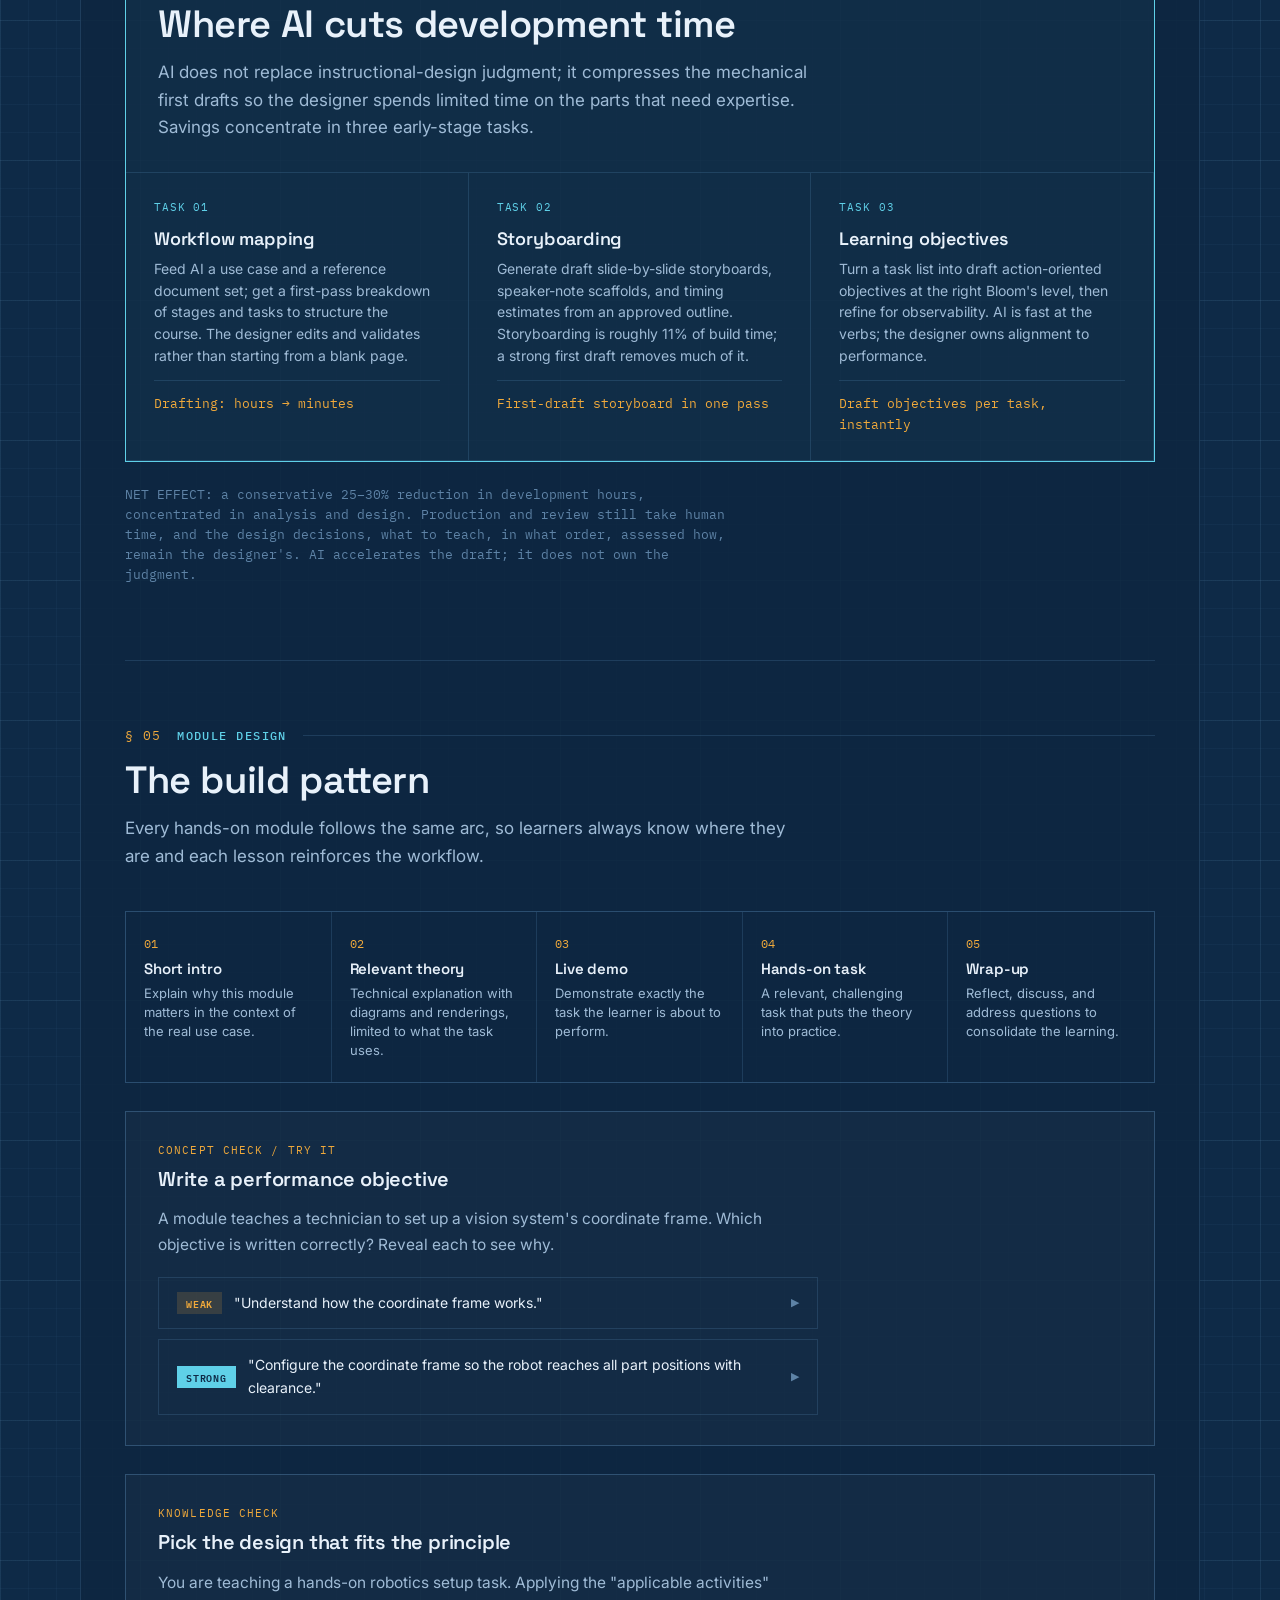
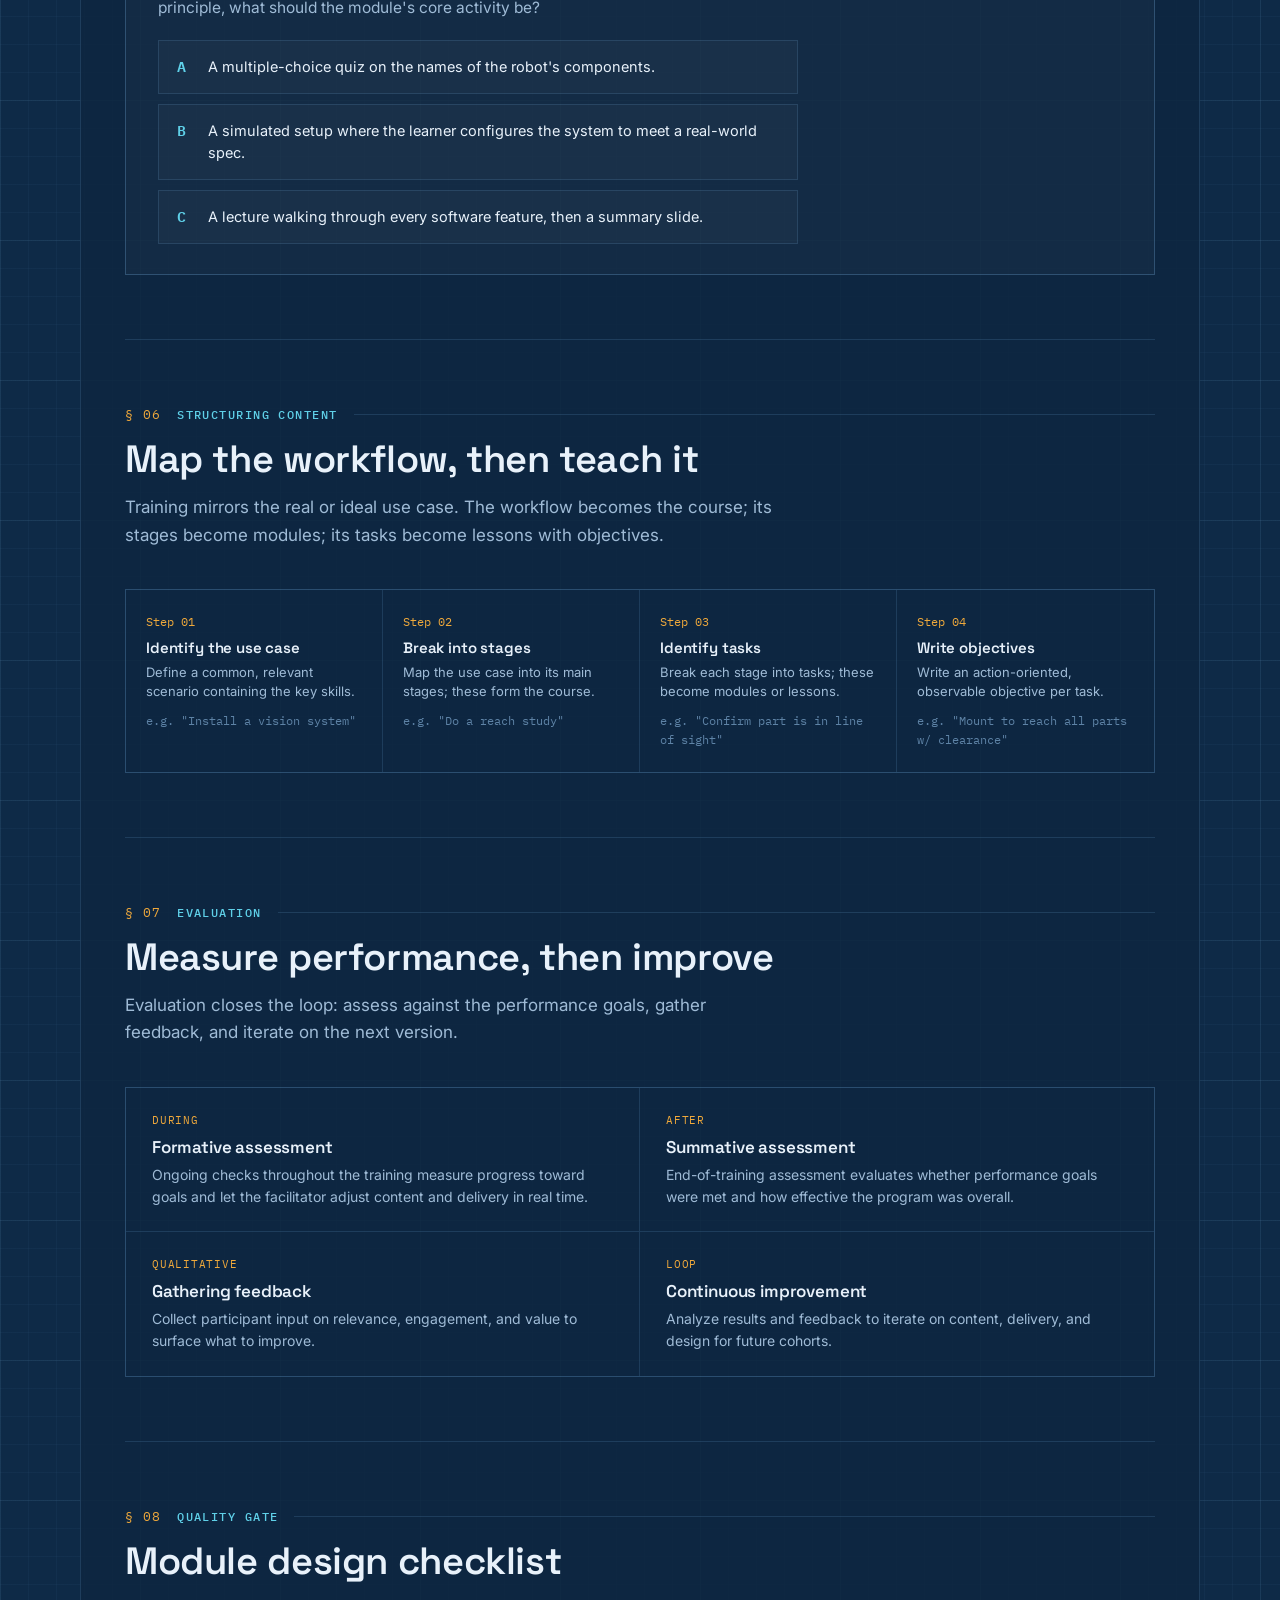
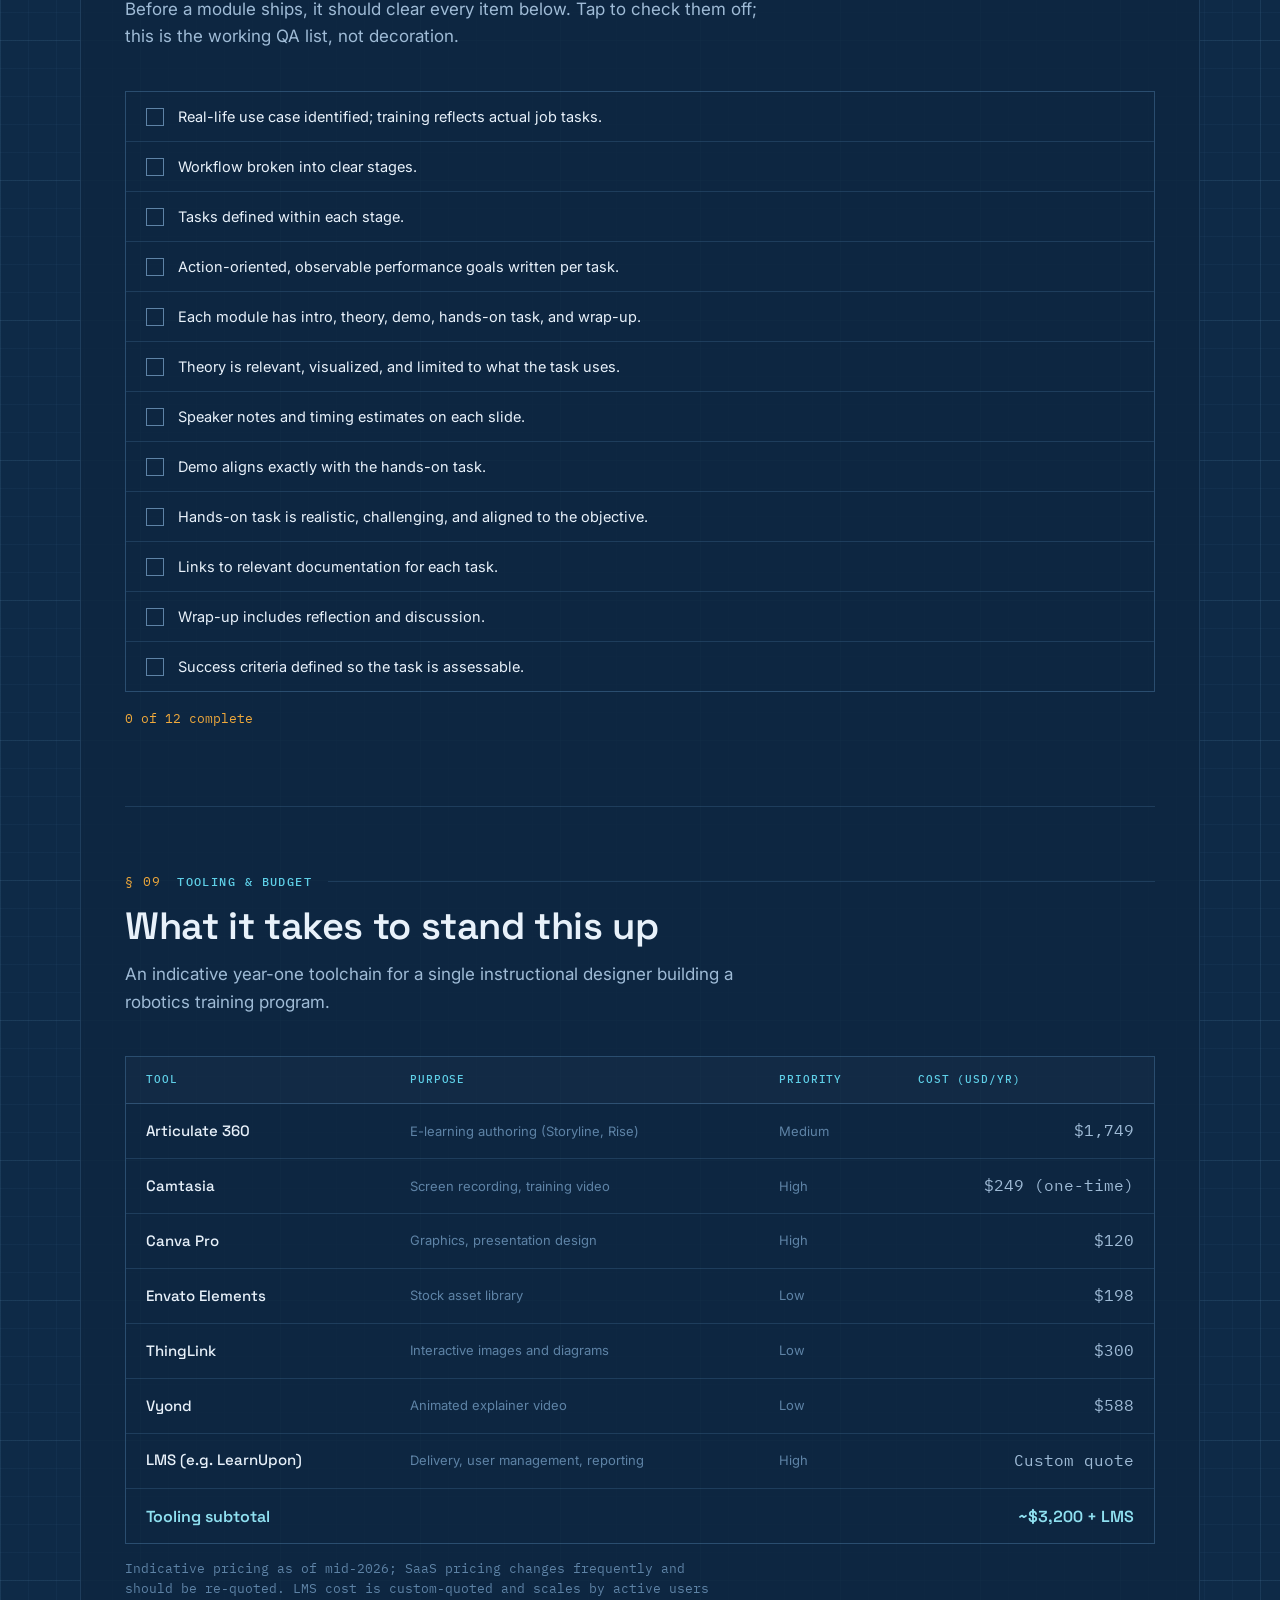
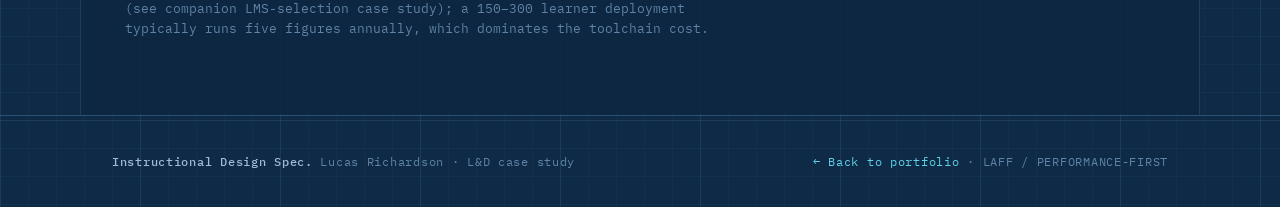
<file: instructional-design.html>
<!DOCTYPE html>
<html lang="en">
<head>
<!-- Google tag (gtag.js) -->
<script async src="https://www.googletagmanager.com/gtag/js?id=G-FGDLF0THZQ"></script>
<script>
  window.dataLayer = window.dataLayer || [];
  function gtag(){dataLayer.push(arguments);}
  gtag("js", new Date());
  gtag("config", "G-FGDLF0THZQ");
</script>
<meta charset="UTF-8">
<meta name="viewport" content="width=device-width, initial-scale=1.0">
<title>Instructional Design Spec | L&D Case Study</title>
<link rel="preconnect" href="https://fonts.googleapis.com">
<link rel="preconnect" href="https://fonts.gstatic.com" crossorigin>
<link href="https://fonts.googleapis.com/css2?family=Space+Grotesk:wght@400;500;600;700&family=Inter:wght@400;500;600&family=IBM+Plex+Mono:wght@400;500;600&display=swap" rel="stylesheet">
<style>
  :root{
    --blueprint:#0E2A47;
    --blueprint-2:#123356;
    --grid:rgba(120,180,230,0.045);
    --grid-major:rgba(120,180,230,0.08);
    --ink:#E8F1FA;
    --ink-soft:#9FBBD6;
    --ink-dim:#5E83A6;
    --cyan:#5FD0E8;
    --cyan-soft:#8FE0F0;
    --amber:#F0A93B;
    --line:rgba(120,180,230,0.28);
    --line-soft:rgba(120,180,230,0.16);
    --panel:rgba(255,255,255,0.025);
    --maxw:1120px;
  }
  *{box-sizing:border-box;}
  html{scroll-behavior:smooth;}
  body{
    margin:0;color:var(--ink);
    font-family:"Inter",system-ui,sans-serif;font-size:16px;line-height:1.62;-webkit-font-smoothing:antialiased;
    background-color:var(--blueprint);
    background-image:
      linear-gradient(var(--grid) 1px, transparent 1px),
      linear-gradient(90deg, var(--grid) 1px, transparent 1px),
      linear-gradient(var(--grid-major) 1px, transparent 1px),
      linear-gradient(90deg, var(--grid-major) 1px, transparent 1px);
    background-size:28px 28px,28px 28px,140px 140px,140px 140px;
  }
  .wrap{max-width:var(--maxw);margin:0 auto;padding:0 32px;}
  h1,h2,h3{font-family:"Space Grotesk",sans-serif;font-weight:600;line-height:1.08;letter-spacing:-0.01em;margin:0;}
  .mono{font-family:"IBM Plex Mono",monospace;}
  .ref{font-family:"IBM Plex Mono",monospace;font-size:12px;font-weight:500;letter-spacing:0.12em;text-transform:uppercase;color:var(--cyan);}
  a{color:var(--cyan);}

  /* TITLEBLOCK HERO */
  .sheet{border:1px solid var(--line);margin:28px auto;max-width:var(--maxw);background:rgba(14,42,71,0.55);}
  .hero{padding:56px 40px 0;}
  .author-bar{margin:0 0 16px;font-size:13px;color:var(--ink-dim);}
  .author-bar a{color:var(--cyan);text-decoration:none;}
  .author-bar a:hover{text-decoration:underline;}
  .author-bar strong{color:var(--ink-soft);font-weight:600;}
  .hero .doc-line{display:flex;justify-content:space-between;flex-wrap:wrap;gap:12px;font-family:"IBM Plex Mono",monospace;font-size:11px;letter-spacing:0.12em;text-transform:uppercase;color:var(--ink-dim);border-bottom:1px solid var(--line-soft);padding-bottom:14px;margin-bottom:34px;}
  .hero h1{font-size:clamp(34px,5.4vw,62px);max-width:20ch;font-weight:700;letter-spacing:-0.02em;}
  .hero h1 .amber{color:var(--amber);}
  .hero .lede{font-size:clamp(17px,2vw,20px);color:var(--ink-soft);max-width:62ch;margin:24px 0 40px;line-height:1.5;}
  /* titleblock grid like an engineering drawing */
  .titleblock{display:grid;grid-template-columns:repeat(4,1fr);border-top:1px solid var(--line);}
  .tb-cell{padding:16px 20px;border-right:1px solid var(--line-soft);border-bottom:1px solid var(--line-soft);}
  .tb-cell:nth-child(4n){border-right:none;}
  .tb-cell .tbk{font-family:"IBM Plex Mono",monospace;font-size:10px;letter-spacing:0.12em;text-transform:uppercase;color:var(--ink-dim);margin-bottom:5px;}
  .tb-cell .tbv{font-family:"Space Grotesk",sans-serif;font-size:17px;color:var(--ink);font-weight:500;}

  section{padding:64px 0;position:relative;}
  section + section{border-top:1px solid var(--line-soft);}
  /* solid reading surface: grid shows in page margins, not behind text */
  .content-surface{background:rgba(13,38,64,0.85);border-left:1px solid var(--line-soft);border-right:1px solid var(--line-soft);padding:0 44px;}
  @media (max-width:560px){.content-surface{padding:0 22px;}}
  .sec-ref{display:flex;align-items:baseline;gap:16px;margin-bottom:14px;}
  .sec-ref .num{font-family:"IBM Plex Mono",monospace;font-size:13px;color:var(--amber);letter-spacing:0.08em;}
  .sec-ref .rule{height:1px;background:var(--line-soft);flex:1;align-self:center;}
  .section-head{max-width:66ch;margin-bottom:40px;}
  .section-head h2{font-size:clamp(26px,3.4vw,38px);font-weight:600;}
  .section-head p{color:var(--ink-soft);margin:14px 0 0;font-size:17px;}

  /* dimension-line motif divider */
  .dim{display:flex;align-items:center;gap:0;margin:6px 0 30px;color:var(--cyan);font-family:"IBM Plex Mono",monospace;font-size:11px;letter-spacing:0.1em;}
  .dim::before,.dim::after{content:"";height:1px;background:var(--cyan);opacity:0.4;flex:1;}
  .dim span{padding:0 14px;white-space:nowrap;color:var(--ink-dim);}

  /* spec rows (replaces cards) */
  .spec-rows{border:1px solid var(--line);}
  .spec-row{display:grid;grid-template-columns:64px 1fr;border-bottom:1px solid var(--line-soft);}
  .spec-row:last-child{border-bottom:none;}
  .spec-row .sr-id{padding:22px 0 22px 20px;font-family:"IBM Plex Mono",monospace;font-size:12px;color:var(--cyan);border-right:1px solid var(--line-soft);}
  .spec-row .sr-body{padding:22px 24px;}
  .spec-row h3{font-family:"Space Grotesk",sans-serif;font-size:18px;color:var(--ink);margin-bottom:6px;font-weight:600;}
  .spec-row p{margin:0;font-size:14.5px;color:var(--ink-soft);line-height:1.55;}

  /* ROI readout */
  .roi-grid{display:grid;grid-template-columns:repeat(auto-fit,minmax(180px,1fr));border:1px solid var(--line);}
  .roi{padding:28px 24px;border-right:1px solid var(--line-soft);}
  .roi:last-child{border-right:none;}
  .roi .num{font-family:"Space Grotesk",sans-serif;font-size:40px;line-height:1;color:var(--cyan);margin-bottom:10px;font-weight:700;}
  .roi p{margin:0;font-size:13.5px;color:var(--ink-soft);line-height:1.5;}
  .annot{font-family:"IBM Plex Mono",monospace;font-size:12px;color:var(--ink-dim);font-style:normal;margin-top:16px;max-width:72ch;border-left:2px solid var(--amber);padding-left:14px;}

  .benefit-grid{display:grid;grid-template-columns:repeat(auto-fit,minmax(230px,1fr));gap:0;border:1px solid var(--line);border-top:none;}
  .benefit{padding:22px 24px;border-right:1px solid var(--line-soft);border-top:1px solid var(--line-soft);}
  .benefit h3{font-family:"Space Grotesk",sans-serif;font-size:15px;color:var(--cyan-soft);margin-bottom:7px;font-weight:600;}
  .benefit p{margin:0;font-size:14px;color:var(--ink-soft);line-height:1.5;}

  /* LAFF */
  .laff{display:grid;grid-template-columns:repeat(4,1fr);border:1px solid var(--line);}
  .laff-cell{padding:28px 22px;border-right:1px solid var(--line-soft);}
  .laff-cell:last-child{border-right:none;}
  .laff-cell .ll{font-family:"Space Grotesk",sans-serif;font-size:46px;font-weight:700;color:var(--amber);line-height:0.9;}
  .laff-cell h3{font-size:18px;color:var(--ink);margin:12px 0 8px;font-weight:600;}
  .laff-cell p{margin:0;font-size:13.5px;color:var(--ink-soft);line-height:1.5;}
  .laff-foot{font-size:14px;color:var(--ink-soft);margin-top:22px;max-width:76ch;}

  /* TABLES */
  .tbl-scroll{overflow-x:auto;border:1px solid var(--line);}
  table{width:100%;border-collapse:collapse;min-width:680px;}
  table th,table td{text-align:left;padding:14px 20px;border-bottom:1px solid var(--line-soft);}
  table thead th{font-family:"IBM Plex Mono",monospace;font-size:11px;letter-spacing:0.08em;text-transform:uppercase;color:var(--cyan);font-weight:500;border-bottom:1px solid var(--line);background:rgba(255,255,255,0.02);}
  table tbody tr:last-child td{border-bottom:none;}
  .tt{font-family:"Space Grotesk",sans-serif;font-weight:500;color:var(--ink);font-size:15px;}
  .hrs{font-family:"IBM Plex Mono",monospace;font-variant-numeric:tabular-nums;white-space:nowrap;color:var(--ink-soft);}
  .ai-col{font-family:"IBM Plex Mono",monospace;color:var(--amber);font-weight:500;font-variant-numeric:tabular-nums;white-space:nowrap;}
  .note{font-size:13px;color:var(--ink-dim);}
  .tbl-foot{font-size:12.5px;color:var(--ink-dim);margin-top:14px;line-height:1.55;font-family:"IBM Plex Mono",monospace;}
  .tbl-foot strong{color:var(--ink-soft);font-weight:600;}

  /* AI SECTION - inverted panel */
  .ai-section{position:relative;}
  .ai-panel{border:1px solid var(--cyan);background:rgba(95,208,232,0.04);}
  .ai-panel-head{padding:30px 32px;border-bottom:1px solid var(--line-soft);}
  .ai-grid{display:grid;grid-template-columns:repeat(3,1fr);}
  @media (max-width:760px){.ai-grid{grid-template-columns:1fr;}}
  .ai-card{padding:26px 28px;border-right:1px solid var(--line-soft);border-bottom:1px solid var(--line-soft);}
  .ai-card .ai-tag{font-family:"IBM Plex Mono",monospace;font-size:11px;letter-spacing:0.08em;text-transform:uppercase;color:var(--cyan);margin-bottom:12px;}
  .ai-card h3{font-size:18px;color:var(--ink);margin-bottom:10px;font-weight:600;}
  .ai-card p{margin:0 0 14px;font-size:14px;color:var(--ink-soft);line-height:1.55;}
  .ai-saving{font-family:"IBM Plex Mono",monospace;font-size:12.5px;color:var(--amber);border-top:1px solid var(--line-soft);padding-top:12px;}
  .ai-foot{font-size:12.5px;color:var(--ink-dim);margin-top:22px;max-width:76ch;font-family:"IBM Plex Mono",monospace;line-height:1.6;}

  /* BUILD STEPS */
  .build-steps{display:grid;grid-template-columns:repeat(5,1fr);border:1px solid var(--line);}
  .bstep{padding:22px 18px;border-right:1px solid var(--line-soft);}
  .bstep:last-child{border-right:none;}
  .bstep .bn{font-family:"IBM Plex Mono",monospace;font-size:12px;color:var(--amber);}
  .bstep h3{font-size:15px;color:var(--ink);margin:8px 0 7px;font-weight:600;}
  .bstep p{margin:0;font-size:13px;color:var(--ink-soft);line-height:1.45;}

  /* CONCEPT CHECK */
  .ccheck{border:1px solid var(--line);padding:30px 32px;margin-top:28px;background:var(--panel);}
  .ccheck .ct{font-family:"IBM Plex Mono",monospace;font-size:11px;letter-spacing:0.1em;text-transform:uppercase;color:var(--amber);margin-bottom:10px;}
  .ccheck h3{font-size:20px;color:var(--ink);margin-bottom:8px;font-weight:600;}
  .ccheck .cq{font-size:15.5px;color:var(--ink-soft);margin-bottom:20px;max-width:64ch;}
  .obj-reveal{display:grid;gap:10px;max-width:66ch;}
  .objr{border:1px solid var(--line-soft);}
  .objr-head{display:flex;align-items:center;gap:12px;padding:14px 18px;cursor:pointer;transition:background .15s;}
  .objr-head:hover{background:rgba(255,255,255,0.03);}
  .objr-head:focus-visible{outline:2px solid var(--cyan);outline-offset:-2px;}
  .objr-head .tag{font-family:"IBM Plex Mono",monospace;font-size:10px;letter-spacing:0.08em;text-transform:uppercase;padding:3px 9px;font-weight:600;}
  .objr-head .tag.weak{background:rgba(240,169,59,0.16);color:var(--amber);}
  .objr-head .tag.strong{background:var(--cyan);color:var(--blueprint);}
  .objr-head .objr-label{font-size:14px;color:var(--ink);}
  .objr-head .caret{margin-left:auto;color:var(--ink-dim);font-size:11px;transition:transform .2s;font-family:"IBM Plex Mono",monospace;}
  .objr.open .caret{transform:rotate(90deg);}
  .objr-body{display:none;padding:0 18px 16px;font-size:14px;color:var(--ink-soft);line-height:1.55;}
  .objr.open .objr-body{display:block;}
  .objr-body .ex{display:block;background:rgba(95,208,232,0.06);border-left:2px solid var(--cyan);padding:10px 14px;margin-top:8px;color:var(--cyan-soft);font-size:13.5px;font-family:"IBM Plex Mono",monospace;}

  /* MCQ */
  .mcq{display:grid;gap:10px;max-width:64ch;margin-top:6px;}
  .opt{text-align:left;font-family:"Inter",sans-serif;font-size:14.5px;color:var(--ink);line-height:1.5;background:var(--panel);border:1px solid var(--line-soft);padding:15px 18px;cursor:pointer;transition:background .15s,border-color .15s;display:flex;gap:13px;align-items:flex-start;}
  .opt:hover{background:rgba(255,255,255,0.04);}
  .opt:focus-visible{outline:2px solid var(--cyan);outline-offset:2px;}
  .opt .ol{font-family:"IBM Plex Mono",monospace;font-size:15px;color:var(--cyan);min-width:18px;font-weight:600;}
  .opt .ofb{display:none;margin-top:9px;font-size:13px;line-height:1.5;color:var(--ink-soft);}
  .opt.chosen .ofb{display:block;}
  .opt.correct{border-color:var(--cyan);background:rgba(95,208,232,0.07);}
  .opt.correct .ol{color:var(--cyan-soft);}
  .opt.incorrect{opacity:0.6;}
  .mcq.answered .opt{cursor:default;}
  .mcq-tag{font-family:"IBM Plex Mono",monospace;font-size:10px;font-weight:600;letter-spacing:0.07em;text-transform:uppercase;display:block;margin-bottom:4px;}
  .opt.correct .mcq-tag{color:var(--cyan-soft);}
  .opt.incorrect .mcq-tag{color:var(--ink-dim);}

  /* WORKFLOW */
  .flow{display:grid;grid-template-columns:repeat(4,1fr);border:1px solid var(--line);}
  .fstep{padding:22px 20px;border-right:1px solid var(--line-soft);}
  .fstep:last-child{border-right:none;}
  .fstep .fn{font-family:"IBM Plex Mono",monospace;font-size:12px;color:var(--amber);}
  .fstep h3{font-size:15px;color:var(--ink);margin:8px 0 7px;font-weight:600;}
  .fstep p{margin:0;font-size:13px;color:var(--ink-soft);line-height:1.45;}
  .fstep .eg{display:block;margin-top:10px;font-size:12px;color:var(--ink-dim);font-family:"IBM Plex Mono",monospace;}

  /* EVAL */
  .two-col{display:grid;grid-template-columns:1fr 1fr;border:1px solid var(--line);}
  .ec{padding:24px 26px;border-right:1px solid var(--line-soft);border-bottom:1px solid var(--line-soft);}
  .ec:nth-child(2n){border-right:none;}
  .ec:nth-last-child(-n+2){border-bottom:none;}
  .ec h3{font-size:17px;color:var(--ink);margin-bottom:8px;font-weight:600;}
  .ec p{margin:0;font-size:14px;color:var(--ink-soft);line-height:1.55;}
  .ec .ph{font-family:"IBM Plex Mono",monospace;font-size:11px;letter-spacing:0.07em;text-transform:uppercase;color:var(--amber);margin-bottom:8px;}

  /* CHECKLIST */
  .check-list{border:1px solid var(--line);}
  .citem{display:flex;align-items:flex-start;gap:14px;padding:14px 20px;cursor:pointer;transition:background .15s;border-bottom:1px solid var(--line-soft);}
  .citem:last-child{border-bottom:none;}
  .citem:hover{background:rgba(255,255,255,0.03);}
  .citem:focus-visible{outline:2px solid var(--cyan);outline-offset:-2px;}
  .citem .box{width:18px;height:18px;border:1.5px solid var(--ink-dim);flex-shrink:0;margin-top:2px;transition:all .15s;position:relative;}
  .citem.checked .box{background:var(--cyan);border-color:var(--cyan);}
  .citem.checked .box::after{content:"\2713";position:absolute;color:var(--blueprint);font-size:12px;font-weight:700;top:-2px;left:2px;}
  .citem .ctext{font-size:14.5px;color:var(--ink);line-height:1.45;}
  .citem.checked .ctext{color:var(--ink-dim);text-decoration:line-through;text-decoration-color:var(--line);}
  .check-progress{font-family:"IBM Plex Mono",monospace;font-size:13px;color:var(--amber);margin-top:16px;}

  /* BUDGET */
  table.budget td.amt{text-align:right;font-family:"IBM Plex Mono",monospace;font-variant-numeric:tabular-nums;white-space:nowrap;color:var(--ink-soft);}
  table.budget tr.total td{border-top:1px solid var(--cyan);border-bottom:none;font-family:"Space Grotesk",sans-serif;font-weight:600;color:var(--cyan-soft);padding-top:15px;}
  .budget-foot{font-size:12.5px;color:var(--ink-dim);margin-top:14px;max-width:76ch;font-family:"IBM Plex Mono",monospace;line-height:1.6;}

  footer{border-top:1px solid var(--line);padding:36px 0;font-family:"IBM Plex Mono",monospace;font-size:12px;color:var(--ink-dim);letter-spacing:0.06em;}
  footer .wrap{display:flex;justify-content:space-between;flex-wrap:wrap;gap:14px;align-items:center;}
  footer strong{color:var(--ink-soft);font-weight:500;}

  @media (max-width:860px){
    .laff,.build-steps,.flow,.titleblock{grid-template-columns:1fr 1fr;}
    .tb-cell:nth-child(4n){border-right:1px solid var(--line-soft);}
    .tb-cell:nth-child(2n){border-right:none;}
  }
  @media (max-width:560px){
    .laff,.build-steps,.flow,.roi-grid,.two-col,.titleblock{grid-template-columns:1fr;}
    .ec,.tb-cell{border-right:none;}
    .hero{padding:44px 22px 0;}.wrap{padding:0 22px;}
  }
  @media (prefers-reduced-motion:reduce){html{scroll-behavior:auto;}.caret{transition:none;}}
</style>
</head>
<body>

<div class="sheet">
  <header class="hero">
    <p class="author-bar">Created by <strong>Lucas Richardson</strong> · <a href="index.html">Portfolio</a></p>
    <div class="doc-line">
      <span>Doc: ID-SPEC-01</span><span>Discipline: Learning &amp; Development</span><span>Rev. 2026.06</span><span>Sheet 1 of 1</span>
    </div>
    <h1>Instructional Design &amp; Adult Education <span class="amber">Essentials</span></h1>
    <p class="lede">A working specification for training that changes what people can do, not just what they know. Learner-centric, workflow-aligned design, with the development economics and AI leverage that make quality programs feasible to produce.</p>
    <div class="titleblock">
      <div class="tb-cell"><div class="tbk">Framework</div><div class="tbv">LAFF + ADDIE</div></div>
      <div class="tb-cell"><div class="tbk">Domain</div><div class="tbv">Industrial robotics</div></div>
      <div class="tb-cell"><div class="tbk">Design goal</div><div class="tbv">Performance, not recall</div></div>
      <div class="tb-cell"><div class="tbk">Lens</div><div class="tbv">Build economics</div></div>
    </div>
  </header>
</div>

<div class="wrap content-surface">

<section>
  <div class="sec-ref"><span class="num">§ 01</span><span class="ref">Business Case</span><span class="rule"></span></div>
  <div class="section-head">
    <h2>Why quality training pays</h2>
    <p>Training is often treated as a cost center. Done well, against a real workflow and continuously evaluated, it returns measurably in product sales, support load, and adoption.</p>
  </div>
  <div class="roi-grid">
    <div class="roi"><div class="num">+20%</div><p>robot sales tied to customers who completed e-learning</p></div>
    <div class="roi"><div class="num">+36%</div><p>repeat sales from customers who attended in-person training</p></div>
    <div class="roi"><div class="num">&minus;50%</div><p>support calls and warranty needs from trained customers</p></div>
  </div>
  <p class="annot">SOURCE: Figures reported by Universal Robots from internal training and CRM analysis. Cited as an industry reference point, not results from this program.</p>
  <div class="benefit-grid">
    <div class="benefit"><h3>Broad support signal</h3><p>Customers notice and reward companies that offer clearly defined, consistent support and education.</p></div>
    <div class="benefit"><h3>Advocacy</h3><p>Customers who understand a product become champions for it, even as they change roles and companies.</p></div>
    <div class="benefit"><h3>Education revenue</h3><p>Selling into schools and workforce-development programs becomes a stable, grant-supported channel.</p></div>
    <div class="benefit"><h3>Table stakes</h3><p>Mass-produced quality training is the common thread among established robotics and vision players.</p></div>
  </div>
</section>

<section>
  <div class="sec-ref"><span class="num">§ 02</span><span class="ref">Methodology</span><span class="rule"></span></div>
  <div class="section-head">
    <h2>LAFF: four principles for adult training</h2>
    <p>A design lens specific to adult learners, who arrive with experience, need relevance, and learn by doing rather than being told.</p>
  </div>
  <div class="laff">
    <div class="laff-cell"><div class="ll">L</div><h3>Learner-centric</h3><p>Start from the learner's needs, background, and experience; design and react to the actual classroom in front of you.</p></div>
    <div class="laff-cell"><div class="ll">A</div><h3>Applicable activities</h3><p>Hands-on, experiential practice tied directly to real job tasks, so knowledge transfers to the workflow.</p></div>
    <div class="laff-cell"><div class="ll">F</div><h3>Facilitation</h3><p>Facilitate, don't lecture: encourage discussion, collaboration, and active problem-solving.</p></div>
    <div class="laff-cell"><div class="ll">F</div><h3>Flow</h3><p>Structure the training in a logical sequence where each lesson builds on the last.</p></div>
  </div>
  <p class="laff-foot">LAFF complements established models rather than replacing them: ADDIE for process, Backward Design for starting from outcomes, Bloom's Taxonomy for pitching objectives at the right cognitive level, and Rapid Prototyping for iterating quickly. Underneath all of them sit the seven andragogical assumptions of adult learning: a need to know, self-direction, drawing on experience, readiness, problem-orientation, internal motivation, and relevance.</p>
</section>

<section>
  <div class="sec-ref"><span class="num">§ 03</span><span class="ref">Build Economics</span><span class="rule"></span></div>
  <div class="section-head">
    <h2>What a course actually costs to build</h2>
    <p>Development time is the single biggest constraint in L&amp;D. Honest estimates protect timelines and set stakeholder expectations. Figures below assume a quality build that applies the principles above; a rushed build skips the design work and shows it.</p>
  </div>
  <div class="dim"><span>DEVELOPMENT HOURS PER DELIVERABLE</span></div>
  <div class="tbl-scroll">
    <table>
      <thead><tr><th>Training type</th><th>Quality build (hrs)</th><th>With AI leverage</th><th>Notes</th></tr></thead>
      <tbody>
        <tr><td class="tt">20&ndash;30 min interactive e-learning</td><td class="hrs">40&ndash;120</td><td class="ai-col">28&ndash;90</td><td class="note">Varies with media richness, interactivity, narration, review</td></tr>
        <tr><td class="tt">10&ndash;15 min non-interactive / webinar</td><td class="hrs">15&ndash;40</td><td class="ai-col">10&ndash;30</td><td class="note">Lower end for simple slide + voiceover</td></tr>
        <tr><td class="tt">1 hr training (virtual or classroom)</td><td class="hrs">40&ndash;80</td><td class="ai-col">28&ndash;60</td><td class="note">Includes facilitator guide, workbook, exercises</td></tr>
        <tr><td class="tt">Half-day (~3&ndash;4 hrs)</td><td class="hrs">120&ndash;240</td><td class="ai-col">85&ndash;180</td><td class="note">Multiple modules, exercises, instructor prep</td></tr>
        <tr><td class="tt">1-day course</td><td class="hrs">200&ndash;400</td><td class="ai-col">140&ndash;300</td><td class="note">Deck, activities, job aids, pre/post-assessments</td></tr>
        <tr><td class="tt">2-day course</td><td class="hrs">350&ndash;700</td><td class="ai-col">245&ndash;525</td><td class="note">Multiple facilitators, hands-on practice, manual</td></tr>
        <tr><td class="tt">4.5-day course</td><td class="hrs">800&ndash;1,500</td><td class="ai-col">560&ndash;1,125</td><td class="note">Full curriculum: materials, demos, labs, assessments</td></tr>
      </tbody>
    </table>
  </div>
  <p class="tbl-foot"><strong>BENCHMARK:</strong> Chapman Alliance + Kapp &amp; Defelice / ATD research, the most-cited development-time studies in the field (~34&ndash;217 hrs per finished hour by interactivity). <strong>AI COLUMN:</strong> conservative 25&ndash;30% reduction, consistent with practitioner estimates; see § 04 for where the savings originate.</p>
</section>

<section class="ai-section">
  <div class="sec-ref"><span class="num">§ 04</span><span class="ref">AI in the Workflow</span><span class="rule"></span></div>
  <div class="ai-panel">
    <div class="ai-panel-head">
      <div class="section-head" style="margin-bottom:0;">
        <h2>Where AI cuts development time</h2>
        <p>AI does not replace instructional-design judgment; it compresses the mechanical first drafts so the designer spends limited time on the parts that need expertise. Savings concentrate in three early-stage tasks.</p>
      </div>
    </div>
    <div class="ai-grid">
      <div class="ai-card">
        <div class="ai-tag">Task 01</div>
        <h3>Workflow mapping</h3>
        <p>Feed AI a use case and a reference document set; get a first-pass breakdown of stages and tasks to structure the course. The designer edits and validates rather than starting from a blank page.</p>
        <div class="ai-saving">Drafting: hours &rarr; minutes</div>
      </div>
      <div class="ai-card">
        <div class="ai-tag">Task 02</div>
        <h3>Storyboarding</h3>
        <p>Generate draft slide-by-slide storyboards, speaker-note scaffolds, and timing estimates from an approved outline. Storyboarding is roughly 11% of build time; a strong first draft removes much of it.</p>
        <div class="ai-saving">First-draft storyboard in one pass</div>
      </div>
      <div class="ai-card">
        <div class="ai-tag">Task 03</div>
        <h3>Learning objectives</h3>
        <p>Turn a task list into draft action-oriented objectives at the right Bloom's level, then refine for observability. AI is fast at the verbs; the designer owns alignment to performance.</p>
        <div class="ai-saving">Draft objectives per task, instantly</div>
      </div>
    </div>
  </div>
  <p class="ai-foot">NET EFFECT: a conservative 25&ndash;30% reduction in development hours, concentrated in analysis and design. Production and review still take human time, and the design decisions, what to teach, in what order, assessed how, remain the designer's. AI accelerates the draft; it does not own the judgment.</p>
</section>

<section>
  <div class="sec-ref"><span class="num">§ 05</span><span class="ref">Module Design</span><span class="rule"></span></div>
  <div class="section-head">
    <h2>The build pattern</h2>
    <p>Every hands-on module follows the same arc, so learners always know where they are and each lesson reinforces the workflow.</p>
  </div>
  <div class="build-steps">
    <div class="bstep"><div class="bn">01</div><h3>Short intro</h3><p>Explain why this module matters in the context of the real use case.</p></div>
    <div class="bstep"><div class="bn">02</div><h3>Relevant theory</h3><p>Technical explanation with diagrams and renderings, limited to what the task uses.</p></div>
    <div class="bstep"><div class="bn">03</div><h3>Live demo</h3><p>Demonstrate exactly the task the learner is about to perform.</p></div>
    <div class="bstep"><div class="bn">04</div><h3>Hands-on task</h3><p>A relevant, challenging task that puts the theory into practice.</p></div>
    <div class="bstep"><div class="bn">05</div><h3>Wrap-up</h3><p>Reflect, discuss, and address questions to consolidate the learning.</p></div>
  </div>

  <div class="ccheck">
    <div class="ct">Concept Check / Try it</div>
    <h3>Write a performance objective</h3>
    <p class="cq">A module teaches a technician to set up a vision system's coordinate frame. Which objective is written correctly? Reveal each to see why.</p>
    <div class="obj-reveal" id="objReveal">
      <div class="objr">
        <div class="objr-head" tabindex="0" role="button" aria-expanded="false">
          <span class="tag weak">Weak</span><span class="objr-label">"Understand how the coordinate frame works."</span><span class="caret">&#9654;</span>
        </div>
        <div class="objr-body">"Understand" is not observable; you cannot watch someone understand, and you cannot assess it directly. Knowledge verbs hide whether the learner can actually do the task.<span class="ex">Rewrite as a demonstrable action.</span></div>
      </div>
      <div class="objr">
        <div class="objr-head" tabindex="0" role="button" aria-expanded="false">
          <span class="tag strong">Strong</span><span class="objr-label">"Configure the coordinate frame so the robot reaches all part positions with clearance."</span><span class="caret">&#9654;</span>
        </div>
        <div class="objr-body">Action-oriented ("Configure"), observable, and tied to a real performance standard (reach + clearance). A trainer can watch it happen and assess it against a clear criterion.<span class="ex">A verb you can see, a standard you can measure.</span></div>
      </div>
    </div>
  </div>

  <div class="ccheck">
    <div class="ct">Knowledge Check</div>
    <h3>Pick the design that fits the principle</h3>
    <p class="cq">You are teaching a hands-on robotics setup task. Applying the "applicable activities" principle, what should the module's core activity be?</p>
    <div class="mcq" id="mcq1" role="group" aria-label="Knowledge check">
      <button class="opt" data-correct="false"><span class="ol">A</span><span><span class="otext">A multiple-choice quiz on the names of the robot's components.</span><span class="ofb"><span class="mcq-tag">Recall, not application</span>Tests naming, not doing. Adult learners need to apply skills to real tasks; a terminology quiz does not transfer to the workflow.</span></span></button>
      <button class="opt" data-correct="true"><span class="ol">B</span><span><span class="otext">A simulated setup where the learner configures the system to meet a real-world spec.</span><span class="ofb"><span class="mcq-tag">Applicable activity</span>Hands-on practice in a realistic scenario, directly mirroring the job task. The activity is the work, so the learning transfers.</span></span></button>
      <button class="opt" data-correct="false"><span class="ol">C</span><span><span class="otext">A lecture walking through every software feature, then a summary slide.</span><span class="ofb"><span class="mcq-tag">Passive</span>Comprehensive but passive. Coverage is not learning; without application the learner cannot perform the task afterward.</span></span></button>
    </div>
  </div>
</section>

<section>
  <div class="sec-ref"><span class="num">§ 06</span><span class="ref">Structuring Content</span><span class="rule"></span></div>
  <div class="section-head">
    <h2>Map the workflow, then teach it</h2>
    <p>Training mirrors the real or ideal use case. The workflow becomes the course; its stages become modules; its tasks become lessons with objectives.</p>
  </div>
  <div class="flow">
    <div class="fstep"><div class="fn">Step 01</div><h3>Identify the use case</h3><p>Define a common, relevant scenario containing the key skills.</p><span class="eg">e.g. "Install a vision system"</span></div>
    <div class="fstep"><div class="fn">Step 02</div><h3>Break into stages</h3><p>Map the use case into its main stages; these form the course.</p><span class="eg">e.g. "Do a reach study"</span></div>
    <div class="fstep"><div class="fn">Step 03</div><h3>Identify tasks</h3><p>Break each stage into tasks; these become modules or lessons.</p><span class="eg">e.g. "Confirm part is in line of sight"</span></div>
    <div class="fstep"><div class="fn">Step 04</div><h3>Write objectives</h3><p>Write an action-oriented, observable objective per task.</p><span class="eg">e.g. "Mount to reach all parts w/ clearance"</span></div>
  </div>
</section>

<section>
  <div class="sec-ref"><span class="num">§ 07</span><span class="ref">Evaluation</span><span class="rule"></span></div>
  <div class="section-head">
    <h2>Measure performance, then improve</h2>
    <p>Evaluation closes the loop: assess against the performance goals, gather feedback, and iterate on the next version.</p>
  </div>
  <div class="two-col">
    <div class="ec"><div class="ph">During</div><h3>Formative assessment</h3><p>Ongoing checks throughout the training measure progress toward goals and let the facilitator adjust content and delivery in real time.</p></div>
    <div class="ec"><div class="ph">After</div><h3>Summative assessment</h3><p>End-of-training assessment evaluates whether performance goals were met and how effective the program was overall.</p></div>
    <div class="ec"><div class="ph">Qualitative</div><h3>Gathering feedback</h3><p>Collect participant input on relevance, engagement, and value to surface what to improve.</p></div>
    <div class="ec"><div class="ph">Loop</div><h3>Continuous improvement</h3><p>Analyze results and feedback to iterate on content, delivery, and design for future cohorts.</p></div>
  </div>
</section>

<section>
  <div class="sec-ref"><span class="num">§ 08</span><span class="ref">Quality Gate</span><span class="rule"></span></div>
  <div class="section-head">
    <h2>Module design checklist</h2>
    <p>Before a module ships, it should clear every item below. Tap to check them off; this is the working QA list, not decoration.</p>
  </div>
  <div class="check-list" id="checkList">
    <div class="citem" tabindex="0" role="checkbox" aria-checked="false"><span class="box"></span><span class="ctext">Real-life use case identified; training reflects actual job tasks.</span></div>
    <div class="citem" tabindex="0" role="checkbox" aria-checked="false"><span class="box"></span><span class="ctext">Workflow broken into clear stages.</span></div>
    <div class="citem" tabindex="0" role="checkbox" aria-checked="false"><span class="box"></span><span class="ctext">Tasks defined within each stage.</span></div>
    <div class="citem" tabindex="0" role="checkbox" aria-checked="false"><span class="box"></span><span class="ctext">Action-oriented, observable performance goals written per task.</span></div>
    <div class="citem" tabindex="0" role="checkbox" aria-checked="false"><span class="box"></span><span class="ctext">Each module has intro, theory, demo, hands-on task, and wrap-up.</span></div>
    <div class="citem" tabindex="0" role="checkbox" aria-checked="false"><span class="box"></span><span class="ctext">Theory is relevant, visualized, and limited to what the task uses.</span></div>
    <div class="citem" tabindex="0" role="checkbox" aria-checked="false"><span class="box"></span><span class="ctext">Speaker notes and timing estimates on each slide.</span></div>
    <div class="citem" tabindex="0" role="checkbox" aria-checked="false"><span class="box"></span><span class="ctext">Demo aligns exactly with the hands-on task.</span></div>
    <div class="citem" tabindex="0" role="checkbox" aria-checked="false"><span class="box"></span><span class="ctext">Hands-on task is realistic, challenging, and aligned to the objective.</span></div>
    <div class="citem" tabindex="0" role="checkbox" aria-checked="false"><span class="box"></span><span class="ctext">Links to relevant documentation for each task.</span></div>
    <div class="citem" tabindex="0" role="checkbox" aria-checked="false"><span class="box"></span><span class="ctext">Wrap-up includes reflection and discussion.</span></div>
    <div class="citem" tabindex="0" role="checkbox" aria-checked="false"><span class="box"></span><span class="ctext">Success criteria defined so the task is assessable.</span></div>
  </div>
  <p class="check-progress" id="checkProgress">0 of 12 complete</p>
</section>

<section>
  <div class="sec-ref"><span class="num">§ 09</span><span class="ref">Tooling &amp; Budget</span><span class="rule"></span></div>
  <div class="section-head">
    <h2>What it takes to stand this up</h2>
    <p>An indicative year-one toolchain for a single instructional designer building a robotics training program.</p>
  </div>
  <div class="tbl-scroll">
    <table class="budget">
      <thead><tr><th>Tool</th><th>Purpose</th><th>Priority</th><th class="amt">Cost (USD/yr)</th></tr></thead>
      <tbody>
        <tr><td class="tt">Articulate 360</td><td class="note">E-learning authoring (Storyline, Rise)</td><td class="note">Medium</td><td class="amt">$1,749</td></tr>
        <tr><td class="tt">Camtasia</td><td class="note">Screen recording, training video</td><td class="note">High</td><td class="amt">$249 (one-time)</td></tr>
        <tr><td class="tt">Canva Pro</td><td class="note">Graphics, presentation design</td><td class="note">High</td><td class="amt">$120</td></tr>
        <tr><td class="tt">Envato Elements</td><td class="note">Stock asset library</td><td class="note">Low</td><td class="amt">$198</td></tr>
        <tr><td class="tt">ThingLink</td><td class="note">Interactive images and diagrams</td><td class="note">Low</td><td class="amt">$300</td></tr>
        <tr><td class="tt">Vyond</td><td class="note">Animated explainer video</td><td class="note">Low</td><td class="amt">$588</td></tr>
        <tr><td class="tt">LMS (e.g. LearnUpon)</td><td class="note">Delivery, user management, reporting</td><td class="note">High</td><td class="amt">Custom quote</td></tr>
        <tr class="total"><td>Tooling subtotal</td><td></td><td></td><td class="amt">~$3,200 + LMS</td></tr>
      </tbody>
    </table>
  </div>
  <p class="budget-foot">Indicative pricing as of mid-2026; SaaS pricing changes frequently and should be re-quoted. LMS cost is custom-quoted and scales by active users (see companion LMS-selection case study); a 150&ndash;300 learner deployment typically runs five figures annually, which dominates the toolchain cost.</p>
</section>

</div>

<footer>
  <div class="wrap">
    <span><strong>Instructional Design Spec.</strong> Lucas Richardson · L&amp;D case study</span>
    <span><a href="index.html" style="color:var(--cyan);text-decoration:none;">← Back to portfolio</a> · LAFF / PERFORMANCE-FIRST</span>
  </div>
</footer>

<script>
(function(){
  document.querySelectorAll('#objReveal .objr-head').forEach(function(head){
    function toggle(){
      var card = head.parentElement;
      card.classList.toggle('open');
      head.setAttribute('aria-expanded', card.classList.contains('open') ? 'true' : 'false');
    }
    head.addEventListener('click', toggle);
    head.addEventListener('keydown', function(e){ if(e.key==='Enter'||e.key===' '){ e.preventDefault(); toggle(); } });
  });

  document.querySelectorAll('.mcq').forEach(function(mcq){
    var opts = Array.prototype.slice.call(mcq.querySelectorAll('.opt'));
    opts.forEach(function(opt){
      opt.addEventListener('click', function(){
        if (mcq.classList.contains('answered')) return;
        mcq.classList.add('answered');
        opts.forEach(function(o){
          var right = o.getAttribute('data-correct') === 'true';
          o.classList.add(right ? 'correct' : 'incorrect');
          if (o === opt || right) o.classList.add('chosen');
        });
      });
    });
  });

  var items = Array.prototype.slice.call(document.querySelectorAll('#checkList .citem'));
  var prog = document.getElementById('checkProgress');
  function updateProg(){
    var done = items.filter(function(i){ return i.classList.contains('checked'); }).length;
    prog.textContent = done + ' of ' + items.length + ' complete';
  }
  items.forEach(function(item){
    function toggle(){
      item.classList.toggle('checked');
      item.setAttribute('aria-checked', item.classList.contains('checked') ? 'true':'false');
      updateProg();
    }
    item.addEventListener('click', toggle);
    item.addEventListener('keydown', function(e){ if(e.key==='Enter'||e.key===' '){ e.preventDefault(); toggle(); } });
  });
})();
</script>

</body>
</html>
</file>
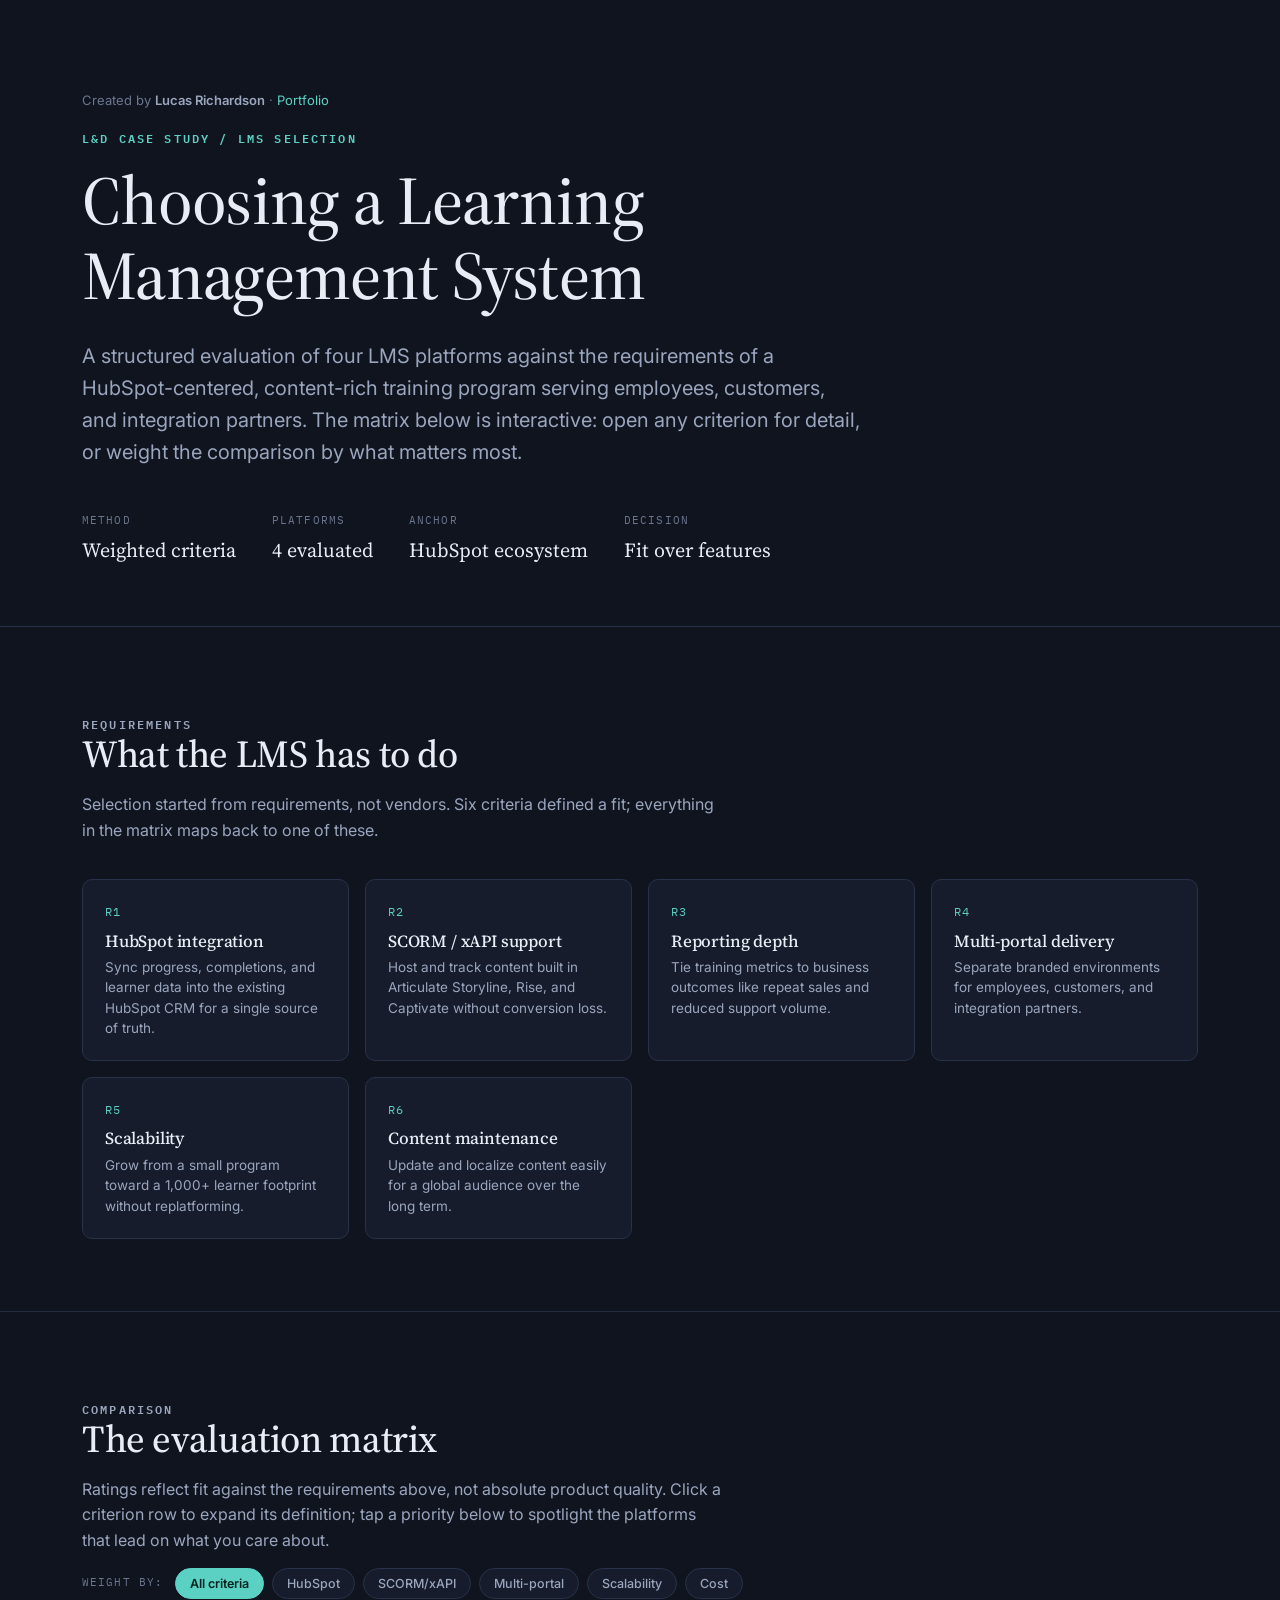
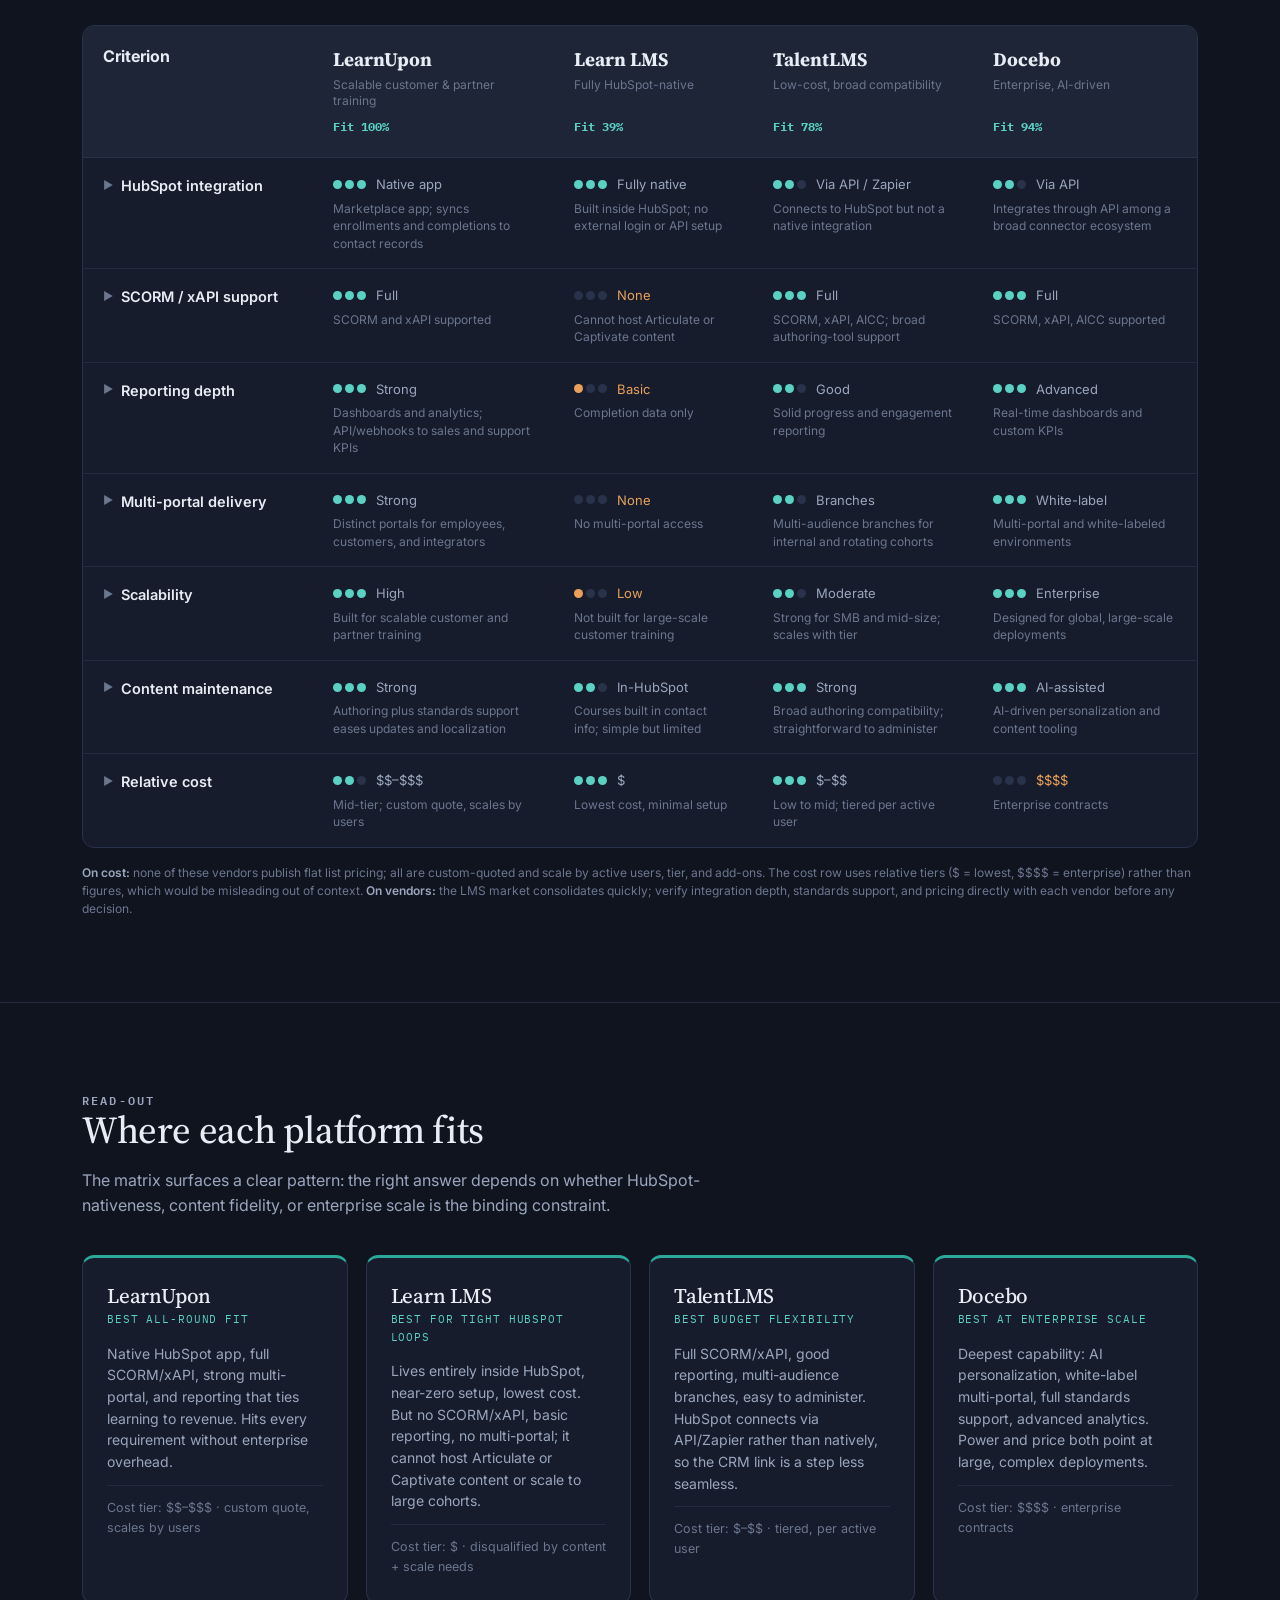
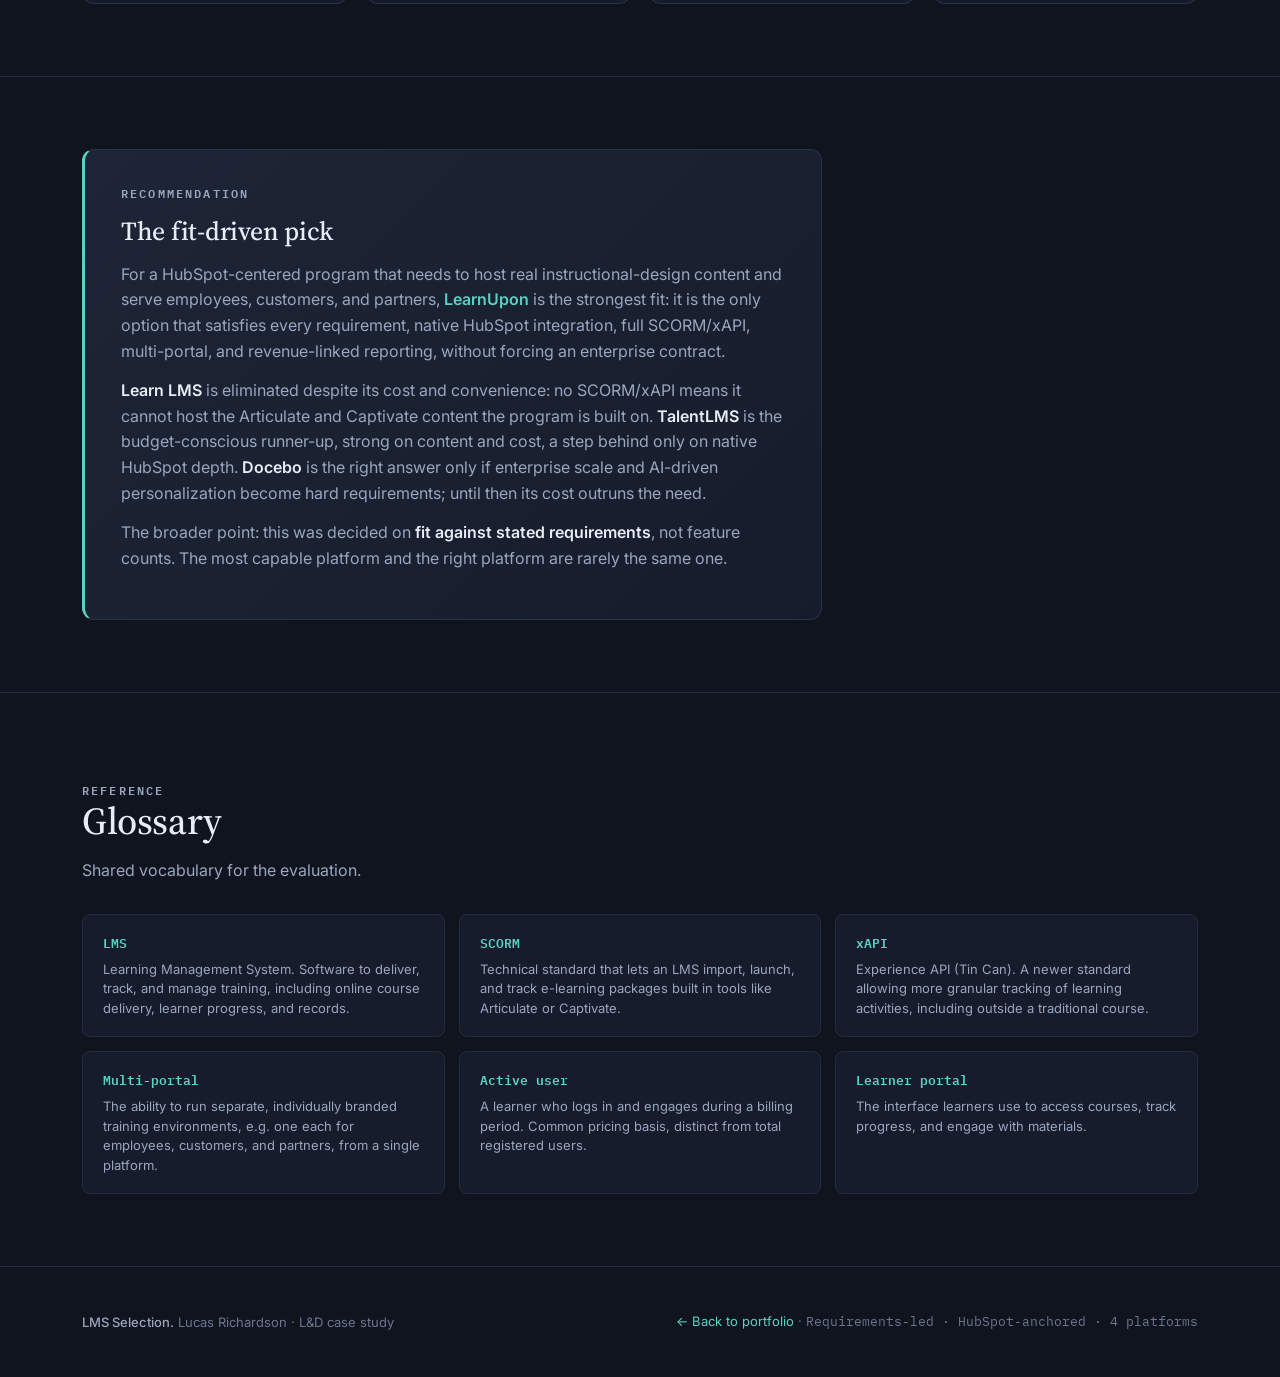
<file: lms-selection.html>
<!DOCTYPE html>
<html lang="en">
<head>
<!-- Google tag (gtag.js) -->
<script async src="https://www.googletagmanager.com/gtag/js?id=G-FGDLF0THZQ"></script>
<script>
  window.dataLayer = window.dataLayer || [];
  function gtag(){dataLayer.push(arguments);}
  gtag("js", new Date());
  gtag("config", "G-FGDLF0THZQ");
</script>
<meta charset="UTF-8">
<meta name="viewport" content="width=device-width, initial-scale=1.0">
<title>Selecting an LMS | L&D Case Study</title>
<link rel="preconnect" href="https://fonts.googleapis.com">
<link rel="preconnect" href="https://fonts.gstatic.com" crossorigin>
<link href="https://fonts.googleapis.com/css2?family=Source+Serif+4:ital,opsz,wght@0,8..60,400;0,8..60,500;0,8..60,600;1,8..60,400&family=Inter:wght@400;500;600&family=IBM+Plex+Mono:wght@500;600&display=swap" rel="stylesheet">
<style>
  :root{
    --bg:#10141F;
    --panel:#161C2B;
    --panel-2:#1D2536;
    --ink:#E8ECF4;
    --ink-soft:#9AA6BE;
    --ink-dim:#6B768F;
    --line:#28324A;
    --line-soft:#222B40;
    --accent:#5BD1C4;
    --accent-deep:#2BA89A;
    --warn:#E8A05B;
    --maxw:1180px;
  }
  *{box-sizing:border-box;}
  html{scroll-behavior:smooth;}
  body{margin:0;background:var(--bg);color:var(--ink);font-family:"Inter",system-ui,sans-serif;font-size:16px;line-height:1.6;-webkit-font-smoothing:antialiased;}
  .wrap{max-width:var(--maxw);margin:0 auto;padding:0 32px;}
  h1,h2,h3{font-family:"Source Serif 4",Georgia,serif;font-weight:500;line-height:1.1;letter-spacing:-0.01em;margin:0;}
  .mono{font-family:"IBM Plex Mono",monospace;}
  .eyebrow{font-family:"IBM Plex Mono",monospace;font-size:12px;font-weight:600;letter-spacing:0.18em;text-transform:uppercase;color:var(--accent);margin:0 0 16px;}

  /* HERO */
  .hero{padding:90px 0 60px;border-bottom:1px solid var(--line);position:relative;}
  .author-bar{margin:0 0 18px;font-size:13px;color:var(--ink-dim);}
  .author-bar a{color:var(--accent);text-decoration:none;}
  .author-bar a:hover{text-decoration:underline;}
  .author-bar strong{color:var(--ink-soft);font-weight:600;}
  .hero h1{font-size:clamp(38px,6vw,68px);max-width:18ch;}
  .hero .lede{font-size:clamp(17px,2vw,20px);color:var(--ink-soft);max-width:60ch;margin:26px 0 0;}
  .hero-meta{display:flex;flex-wrap:wrap;gap:36px;margin-top:44px;}
  .hero-meta .k{font-family:"IBM Plex Mono",monospace;font-size:11px;letter-spacing:0.1em;text-transform:uppercase;color:var(--ink-dim);margin-bottom:5px;}
  .hero-meta .v{font-family:"Source Serif 4",serif;font-size:20px;color:var(--ink);}

  section{padding:72px 0;border-bottom:1px solid var(--line-soft);}
  .section-head{max-width:64ch;margin-bottom:14px;}
  .section-head h2{font-size:clamp(26px,3.4vw,38px);}
  .section-head p{color:var(--ink-soft);margin:16px 0 0;}

  /* REQUIREMENTS */
  .req-grid{display:grid;grid-template-columns:repeat(auto-fit,minmax(220px,1fr));gap:16px;margin-top:36px;}
  .req{background:var(--panel);border:1px solid var(--line);border-radius:10px;padding:22px 22px;}
  .req .rn{font-family:"IBM Plex Mono",monospace;font-size:12px;color:var(--accent);letter-spacing:0.08em;}
  .req h3{font-size:17px;margin:10px 0 7px;color:var(--ink);}
  .req p{margin:0;font-size:13.5px;color:var(--ink-soft);line-height:1.5;}

  /* MATRIX */
  .matrix-intro{display:flex;justify-content:space-between;align-items:flex-end;flex-wrap:wrap;gap:20px;margin-bottom:26px;}
  .priority-bar{display:flex;flex-wrap:wrap;gap:8px;align-items:center;}
  .priority-bar .pl{font-family:"IBM Plex Mono",monospace;font-size:11px;letter-spacing:0.1em;text-transform:uppercase;color:var(--ink-dim);margin-right:4px;}
  .chip{font-family:"Inter",sans-serif;font-size:12.5px;font-weight:500;color:var(--ink-soft);background:var(--panel);border:1px solid var(--line);border-radius:20px;padding:7px 14px;cursor:pointer;transition:all .18s;}
  .chip:hover{border-color:var(--accent-deep);color:var(--ink);}
  .chip.active{background:var(--accent);border-color:var(--accent);color:#06231f;font-weight:600;}
  .chip:focus-visible{outline:2px solid var(--accent);outline-offset:2px;}

  .matrix-scroll{overflow-x:auto;border:1px solid var(--line);border-radius:12px;background:var(--panel);}
  table.matrix{width:100%;border-collapse:collapse;min-width:760px;}
  table.matrix th,table.matrix td{text-align:left;padding:0;}
  table.matrix thead th{position:sticky;top:0;background:var(--panel-2);border-bottom:1px solid var(--line);padding:18px 20px;vertical-align:top;}
  table.matrix thead th.crit-col{width:230px;}
  .vendor-name{font-family:"Source Serif 4",serif;font-size:19px;color:var(--ink);display:block;margin-bottom:3px;}
  .vendor-tag{font-size:12px;color:var(--ink-dim);font-weight:400;line-height:1.35;display:block;min-height:2.7em;}
  .vendor-score{font-family:"IBM Plex Mono",monospace;font-size:12px;color:var(--accent);margin-top:8px;display:inline-block;}
  table.matrix tbody td{border-bottom:1px solid var(--line-soft);padding:16px 20px;vertical-align:top;}
  table.matrix tbody tr:last-child td{border-bottom:none;}
  .crit-cell{cursor:pointer;}
  .crit-name{font-weight:600;font-size:14.5px;color:var(--ink);display:flex;align-items:center;gap:8px;}
  .crit-name .caret{color:var(--ink-dim);font-size:11px;transition:transform .2s;}
  .crit-cell.open .crit-name .caret{transform:rotate(90deg);}
  .crit-desc{font-size:12.5px;color:var(--ink-soft);margin-top:8px;line-height:1.5;display:none;max-width:30ch;}
  .crit-cell.open .crit-desc{display:block;}
  table.matrix tbody tr.highlight td{background:rgba(91,209,196,0.06);}
  table.matrix tbody tr.dim{opacity:0.4;}

  .rate{display:flex;align-items:center;gap:10px;}
  .dots{display:flex;gap:3px;}
  .dot{width:9px;height:9px;border-radius:50%;background:var(--line);}
  .dot.on{background:var(--accent);}
  .dot.warn{background:var(--warn);}
  .rate-label{font-size:13px;color:var(--ink-soft);}
  .rate-note{font-size:12px;color:var(--ink-dim);margin-top:5px;line-height:1.45;display:block;}
  td.flag .rate-label{color:var(--warn);}
  .matrix-foot{font-size:12px;color:var(--ink-dim);margin-top:16px;line-height:1.5;}
  .matrix-foot strong{color:var(--ink-soft);font-weight:600;}

  /* VENDOR SUMMARY */
  .verdict-grid{display:grid;grid-template-columns:repeat(auto-fit,minmax(260px,1fr));gap:18px;margin-top:36px;}
  .vcard{background:var(--panel);border:1px solid var(--line);border-radius:12px;padding:26px 24px;border-top:3px solid var(--accent-deep);}
  .vcard h3{font-size:21px;margin-bottom:4px;}
  .vcard .vbest{font-family:"IBM Plex Mono",monospace;font-size:11px;letter-spacing:0.08em;text-transform:uppercase;color:var(--accent);margin-bottom:14px;}
  .vcard p{margin:0 0 12px;font-size:14px;color:var(--ink-soft);line-height:1.55;}
  .vcard .vmeta{font-size:12.5px;color:var(--ink-dim);border-top:1px solid var(--line-soft);padding-top:12px;margin-top:4px;}

  /* RECOMMENDATION */
  .rec{background:linear-gradient(135deg,var(--panel-2),var(--panel));border:1px solid var(--line);border-left:3px solid var(--accent);border-radius:12px;padding:34px 36px;max-width:74ch;}
  .rec h2{font-size:26px;margin-bottom:16px;}
  .rec p{color:var(--ink-soft);margin:0 0 14px;}
  .rec strong{color:var(--ink);font-weight:600;}
  .rec .rec-pick{color:var(--accent);font-weight:600;}

  /* glossary */
  .gloss{display:grid;grid-template-columns:repeat(auto-fit,minmax(280px,1fr));gap:14px;margin-top:30px;}
  .gitem{background:var(--panel);border:1px solid var(--line-soft);border-radius:8px;padding:18px 20px;}
  .gitem .gt{font-family:"IBM Plex Mono",monospace;font-size:13px;color:var(--accent);font-weight:600;margin-bottom:6px;}
  .gitem p{margin:0;font-size:13px;color:var(--ink-soft);line-height:1.5;}

  footer{padding:44px 0;font-size:13px;color:var(--ink-dim);}
  footer .wrap{display:flex;justify-content:space-between;flex-wrap:wrap;gap:14px;align-items:center;}
  footer strong{color:var(--ink-soft);font-weight:500;}

  @media (max-width:680px){
    .hero{padding:64px 0 48px;}section{padding:52px 0;}
    .matrix-intro{flex-direction:column;align-items:flex-start;}
  }
  @media (prefers-reduced-motion:reduce){html{scroll-behavior:auto;}.crit-name .caret{transition:none;}}
</style>
</head>
<body>

<header class="hero">
  <div class="wrap">
    <p class="author-bar">Created by <strong>Lucas Richardson</strong> · <a href="index.html">Portfolio</a></p>
    <p class="eyebrow">L&amp;D Case Study / LMS Selection</p>
    <h1>Choosing a Learning Management System</h1>
    <p class="lede">A structured evaluation of four LMS platforms against the requirements of a HubSpot-centered, content-rich training program serving employees, customers, and integration partners. The matrix below is interactive: open any criterion for detail, or weight the comparison by what matters most.</p>
    <div class="hero-meta">
      <div><div class="k">Method</div><div class="v">Weighted criteria</div></div>
      <div><div class="k">Platforms</div><div class="v">4 evaluated</div></div>
      <div><div class="k">Anchor</div><div class="v">HubSpot ecosystem</div></div>
      <div><div class="k">Decision</div><div class="v">Fit over features</div></div>
    </div>
  </div>
</header>

<section>
  <div class="wrap">
    <div class="section-head">
      <p class="eyebrow">Requirements</p>
      <h2>What the LMS has to do</h2>
      <p>Selection started from requirements, not vendors. Six criteria defined a fit; everything in the matrix maps back to one of these.</p>
    </div>
    <div class="req-grid">
      <div class="req"><div class="rn">R1</div><h3>HubSpot integration</h3><p>Sync progress, completions, and learner data into the existing HubSpot CRM for a single source of truth.</p></div>
      <div class="req"><div class="rn">R2</div><h3>SCORM / xAPI support</h3><p>Host and track content built in Articulate Storyline, Rise, and Captivate without conversion loss.</p></div>
      <div class="req"><div class="rn">R3</div><h3>Reporting depth</h3><p>Tie training metrics to business outcomes like repeat sales and reduced support volume.</p></div>
      <div class="req"><div class="rn">R4</div><h3>Multi-portal delivery</h3><p>Separate branded environments for employees, customers, and integration partners.</p></div>
      <div class="req"><div class="rn">R5</div><h3>Scalability</h3><p>Grow from a small program toward a 1,000+ learner footprint without replatforming.</p></div>
      <div class="req"><div class="rn">R6</div><h3>Content maintenance</h3><p>Update and localize content easily for a global audience over the long term.</p></div>
    </div>
  </div>
</section>

<section>
  <div class="wrap">
    <div class="section-head">
      <p class="eyebrow">Comparison</p>
      <h2>The evaluation matrix</h2>
      <p>Ratings reflect fit against the requirements above, not absolute product quality. Click a criterion row to expand its definition; tap a priority below to spotlight the platforms that lead on what you care about.</p>
    </div>

    <div class="matrix-intro">
      <div class="priority-bar" id="priorityBar">
        <span class="pl">Weight by:</span>
        <button class="chip active" data-row="-1">All criteria</button>
        <button class="chip" data-row="0">HubSpot</button>
        <button class="chip" data-row="1">SCORM/xAPI</button>
        <button class="chip" data-row="3">Multi-portal</button>
        <button class="chip" data-row="4">Scalability</button>
        <button class="chip" data-row="6">Cost</button>
      </div>
    </div>

    <div class="matrix-scroll">
      <table class="matrix" id="matrix">
        <thead>
          <tr>
            <th class="crit-col">Criterion</th>
            <th><span class="vendor-name">LearnUpon</span><span class="vendor-tag">Scalable customer &amp; partner training</span><span class="vendor-score" data-vendor="0"></span></th>
            <th><span class="vendor-name">Learn LMS</span><span class="vendor-tag">Fully HubSpot-native</span><span class="vendor-score" data-vendor="1"></span></th>
            <th><span class="vendor-name">TalentLMS</span><span class="vendor-tag">Low-cost, broad compatibility</span><span class="vendor-score" data-vendor="2"></span></th>
            <th><span class="vendor-name">Docebo</span><span class="vendor-tag">Enterprise, AI-driven</span><span class="vendor-score" data-vendor="3"></span></th>
          </tr>
        </thead>
        <tbody>
          <!-- rows injected by script -->
        </tbody>
      </table>
    </div>
    <p class="matrix-foot"><strong>On cost:</strong> none of these vendors publish flat list pricing; all are custom-quoted and scale by active users, tier, and add-ons. The cost row uses relative tiers ($ = lowest, $$$$ = enterprise) rather than figures, which would be misleading out of context. <strong>On vendors:</strong> the LMS market consolidates quickly; verify integration depth, standards support, and pricing directly with each vendor before any decision.</p>
  </div>
</section>

<section>
  <div class="wrap">
    <div class="section-head">
      <p class="eyebrow">Read-out</p>
      <h2>Where each platform fits</h2>
      <p>The matrix surfaces a clear pattern: the right answer depends on whether HubSpot-nativeness, content fidelity, or enterprise scale is the binding constraint.</p>
    </div>
    <div class="verdict-grid">
      <div class="vcard">
        <h3>LearnUpon</h3>
        <div class="vbest">Best all-round fit</div>
        <p>Native HubSpot app, full SCORM/xAPI, strong multi-portal, and reporting that ties learning to revenue. Hits every requirement without enterprise overhead.</p>
        <div class="vmeta">Cost tier: $$&ndash;$$$ &middot; custom quote, scales by users</div>
      </div>
      <div class="vcard">
        <h3>Learn LMS</h3>
        <div class="vbest">Best for tight HubSpot loops</div>
        <p>Lives entirely inside HubSpot, near-zero setup, lowest cost. But no SCORM/xAPI, basic reporting, no multi-portal; it cannot host Articulate or Captivate content or scale to large cohorts.</p>
        <div class="vmeta">Cost tier: $ &middot; disqualified by content + scale needs</div>
      </div>
      <div class="vcard">
        <h3>TalentLMS</h3>
        <div class="vbest">Best budget flexibility</div>
        <p>Full SCORM/xAPI, good reporting, multi-audience branches, easy to administer. HubSpot connects via API/Zapier rather than natively, so the CRM link is a step less seamless.</p>
        <div class="vmeta">Cost tier: $&ndash;$$ &middot; tiered, per active user</div>
      </div>
      <div class="vcard">
        <h3>Docebo</h3>
        <div class="vbest">Best at enterprise scale</div>
        <p>Deepest capability: AI personalization, white-label multi-portal, full standards support, advanced analytics. Power and price both point at large, complex deployments.</p>
        <div class="vmeta">Cost tier: $$$$ &middot; enterprise contracts</div>
      </div>
    </div>
  </div>
</section>

<section>
  <div class="wrap">
    <div class="rec">
      <p class="eyebrow">Recommendation</p>
      <h2>The fit-driven pick</h2>
      <p>For a HubSpot-centered program that needs to host real instructional-design content and serve employees, customers, and partners, <span class="rec-pick">LearnUpon</span> is the strongest fit: it is the only option that satisfies every requirement, native HubSpot integration, full SCORM/xAPI, multi-portal, and revenue-linked reporting, without forcing an enterprise contract.</p>
      <p><strong>Learn LMS</strong> is eliminated despite its cost and convenience: no SCORM/xAPI means it cannot host the Articulate and Captivate content the program is built on. <strong>TalentLMS</strong> is the budget-conscious runner-up, strong on content and cost, a step behind only on native HubSpot depth. <strong>Docebo</strong> is the right answer only if enterprise scale and AI-driven personalization become hard requirements; until then its cost outruns the need.</p>
      <p>The broader point: this was decided on <strong>fit against stated requirements</strong>, not feature counts. The most capable platform and the right platform are rarely the same one.</p>
    </div>
  </div>
</section>

<section>
  <div class="wrap">
    <div class="section-head">
      <p class="eyebrow">Reference</p>
      <h2>Glossary</h2>
      <p>Shared vocabulary for the evaluation.</p>
    </div>
    <div class="gloss">
      <div class="gitem"><div class="gt">LMS</div><p>Learning Management System. Software to deliver, track, and manage training, including online course delivery, learner progress, and records.</p></div>
      <div class="gitem"><div class="gt">SCORM</div><p>Technical standard that lets an LMS import, launch, and track e-learning packages built in tools like Articulate or Captivate.</p></div>
      <div class="gitem"><div class="gt">xAPI</div><p>Experience API (Tin Can). A newer standard allowing more granular tracking of learning activities, including outside a traditional course.</p></div>
      <div class="gitem"><div class="gt">Multi-portal</div><p>The ability to run separate, individually branded training environments, e.g. one each for employees, customers, and partners, from a single platform.</p></div>
      <div class="gitem"><div class="gt">Active user</div><p>A learner who logs in and engages during a billing period. Common pricing basis, distinct from total registered users.</p></div>
      <div class="gitem"><div class="gt">Learner portal</div><p>The interface learners use to access courses, track progress, and engage with materials.</p></div>
    </div>
  </div>
</section>

<footer>
  <div class="wrap">
    <span><strong>LMS Selection.</strong> Lucas Richardson · L&amp;D case study</span>
    <span><a href="index.html" style="color:var(--accent);text-decoration:none;">← Back to portfolio</a> · <span class="mono">Requirements-led · HubSpot-anchored · 4 platforms</span></span>
  </div>
</footer>

<script>
(function(){
  // criteria rows: name, desc, and per-vendor [score 0-3, label, note, flag]
  // vendor order: LearnUpon, Learn LMS, TalentLMS, Docebo
  var rows = [
    {
      name:"HubSpot integration", desc:"Native sync of progress, completions, and learner data into HubSpot CRM.",
      cells:[
        [3,"Native app","Marketplace app; syncs enrollments and completions to contact records",false],
        [3,"Fully native","Built inside HubSpot; no external login or API setup",false],
        [2,"Via API / Zapier","Connects to HubSpot but not a native integration",false],
        [2,"Via API","Integrates through API among a broad connector ecosystem",false]
      ]
    },
    {
      name:"SCORM / xAPI support", desc:"Host and track Articulate, Rise, and Captivate content without conversion loss.",
      cells:[
        [3,"Full","SCORM and xAPI supported",false],
        [0,"None","Cannot host Articulate or Captivate content",true],
        [3,"Full","SCORM, xAPI, AICC; broad authoring-tool support",false],
        [3,"Full","SCORM, xAPI, AICC supported",false]
      ]
    },
    {
      name:"Reporting depth", desc:"Tie training metrics to business outcomes such as repeat sales and reduced support volume.",
      cells:[
        [3,"Strong","Dashboards and analytics; API/webhooks to sales and support KPIs",false],
        [1,"Basic","Completion data only",true],
        [2,"Good","Solid progress and engagement reporting",false],
        [3,"Advanced","Real-time dashboards and custom KPIs",false]
      ]
    },
    {
      name:"Multi-portal delivery", desc:"Separate branded environments for employees, customers, and partners.",
      cells:[
        [3,"Strong","Distinct portals for employees, customers, and integrators",false],
        [0,"None","No multi-portal access",true],
        [2,"Branches","Multi-audience branches for internal and rotating cohorts",false],
        [3,"White-label","Multi-portal and white-labeled environments",false]
      ]
    },
    {
      name:"Scalability", desc:"Grow toward a 1,000+ learner footprint without replatforming.",
      cells:[
        [3,"High","Built for scalable customer and partner training",false],
        [1,"Low","Not built for large-scale customer training",true],
        [2,"Moderate","Strong for SMB and mid-size; scales with tier",false],
        [3,"Enterprise","Designed for global, large-scale deployments",false]
      ]
    },
    {
      name:"Content maintenance", desc:"Update and localize content easily for a global audience over time.",
      cells:[
        [3,"Strong","Authoring plus standards support eases updates and localization",false],
        [2,"In-HubSpot","Courses built in contact info; simple but limited",false],
        [3,"Strong","Broad authoring compatibility; straightforward to administer",false],
        [3,"AI-assisted","AI-driven personalization and content tooling",false]
      ]
    },
    {
      name:"Relative cost", desc:"Directional cost tier. All vendors are custom-quoted; figures omitted intentionally.",
      cells:[
        [2,"$$\u2013$$$","Mid-tier; custom quote, scales by users",false],
        [3,"$","Lowest cost, minimal setup",false],
        [3,"$\u2013$$","Low to mid; tiered per active user",false],
        [0,"$$$$","Enterprise contracts",true]
      ]
    }
  ];

  // For cost, a higher "score" = better value (cheaper). Already encoded above.
  var tbody = document.querySelector('#matrix tbody');
  var vendorCount = 4;

  rows.forEach(function(row, ri){
    var tr = document.createElement('tr');
    tr.setAttribute('data-row', ri);

    var critTd = document.createElement('td');
    critTd.className = 'crit-cell';
    critTd.innerHTML = '<div class="crit-name"><span class="caret">\u25B6</span>'+row.name+'</div><div class="crit-desc">'+row.desc+'</div>';
    critTd.addEventListener('click', function(){ critTd.classList.toggle('open'); });
    tr.appendChild(critTd);

    row.cells.forEach(function(c){
      var td = document.createElement('td');
      if (c[3]) td.className = 'flag';
      var dots = '';
      for (var d=0; d<3; d++){
        var on = d < c[0];
        dots += '<span class="dot'+(on ? (c[3] ? ' warn' : ' on') : '')+'"></span>';
      }
      td.innerHTML = '<div class="rate"><div class="dots">'+dots+'</div><span class="rate-label">'+c[1]+'</span></div><span class="rate-note">'+c[2]+'</span>';
      tr.appendChild(td);
    });
    tbody.appendChild(tr);
  });

  // vendor total scores (exclude cost row from "capability" score, show as fit index)
  function computeScores(){
    var totals = [0,0,0,0];
    var maxPer = (rows.length-1)*3; // capability rows only
    rows.forEach(function(row, ri){
      if (ri === 6) return; // skip cost in capability index
      row.cells.forEach(function(c, vi){ totals[vi] += c[0]; });
    });
    document.querySelectorAll('.vendor-score').forEach(function(el){
      var vi = parseInt(el.getAttribute('data-vendor'),10);
      var pct = Math.round((totals[vi]/maxPer)*100);
      el.textContent = 'Fit '+pct+'%';
    });
  }
  computeScores();

  // priority weighting: highlight chosen row, dim others
  var chips = Array.prototype.slice.call(document.querySelectorAll('#priorityBar .chip'));
  var trs = Array.prototype.slice.call(tbody.querySelectorAll('tr'));
  chips.forEach(function(chip){
    chip.addEventListener('click', function(){
      chips.forEach(function(c){ c.classList.remove('active'); });
      chip.classList.add('active');
      var target = parseInt(chip.getAttribute('data-row'),10);
      trs.forEach(function(tr){
        var ri = parseInt(tr.getAttribute('data-row'),10);
        tr.classList.remove('highlight','dim');
        if (target === -1) return;
        if (ri === target){ tr.classList.add('highlight'); tr.querySelector('.crit-cell').classList.add('open'); }
        else { tr.classList.add('dim'); }
      });
    });
  });
})();
</script>

</body>
</html>
</file>
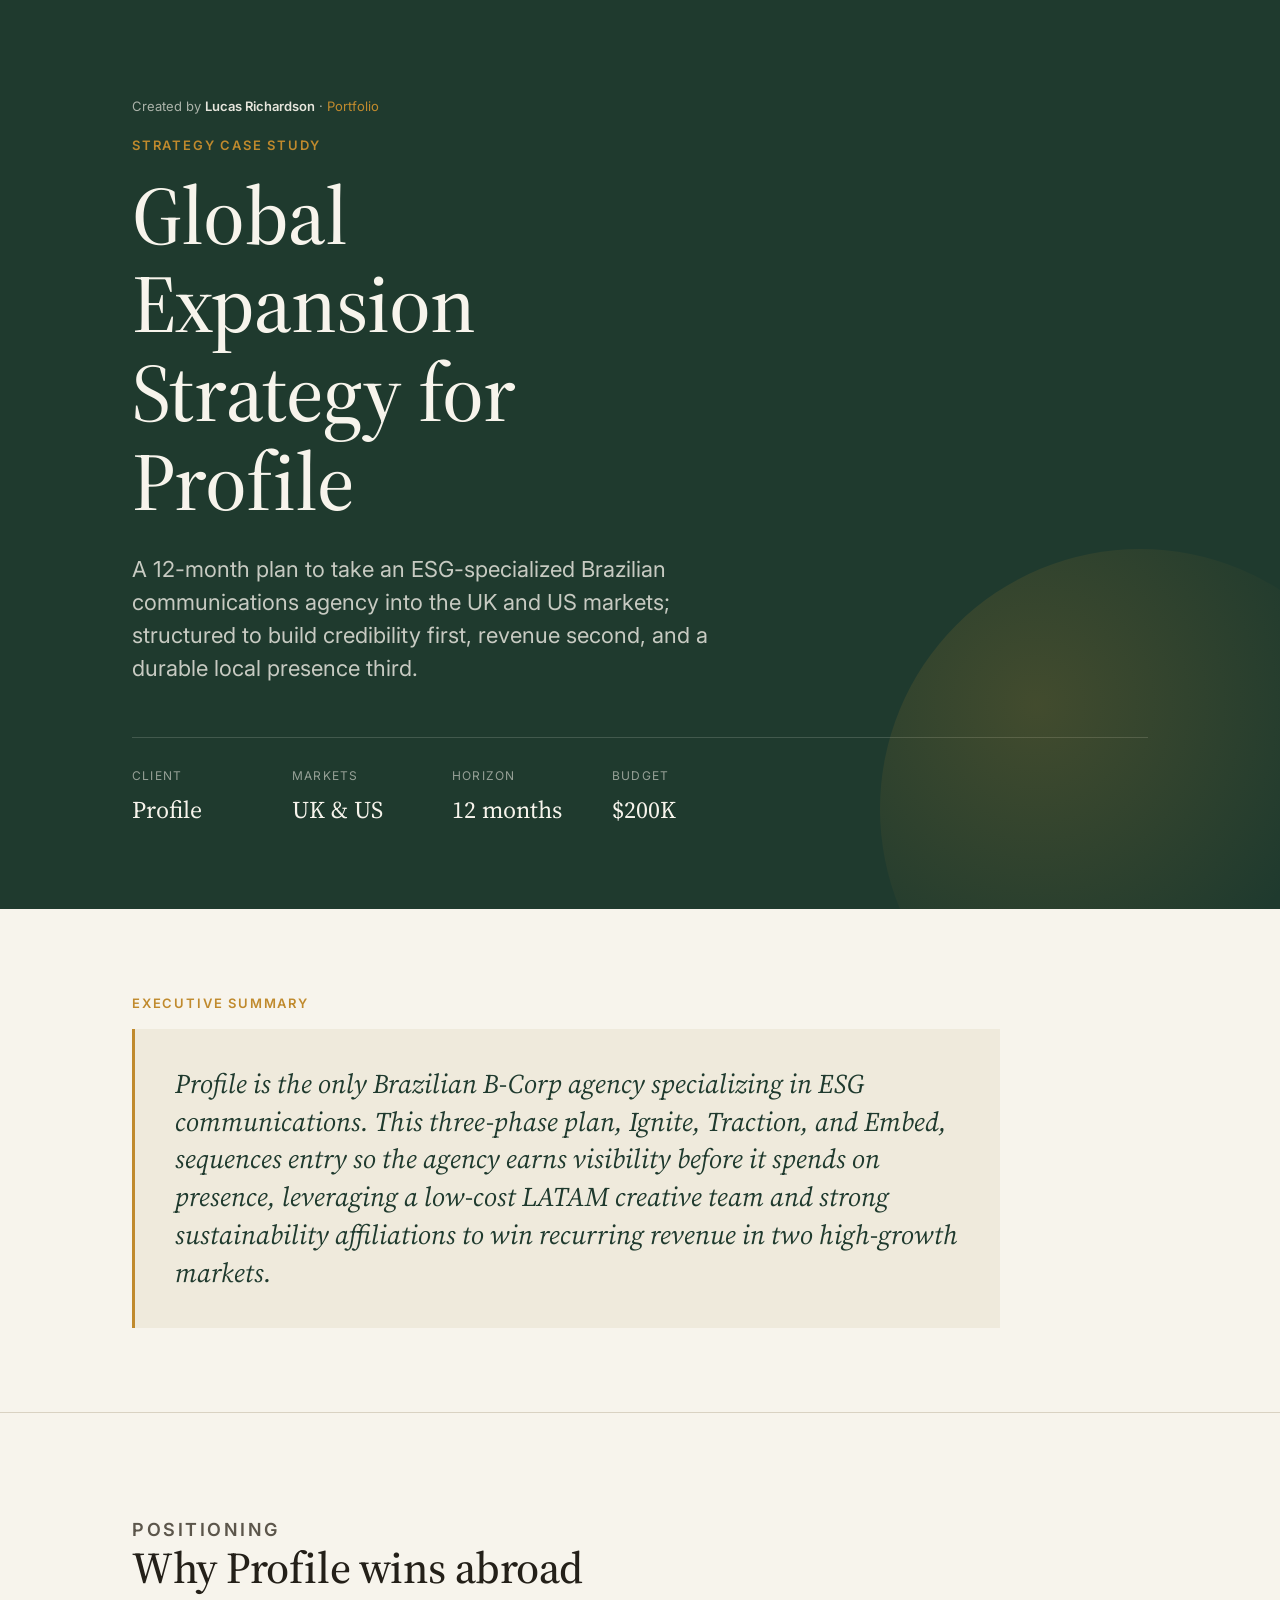
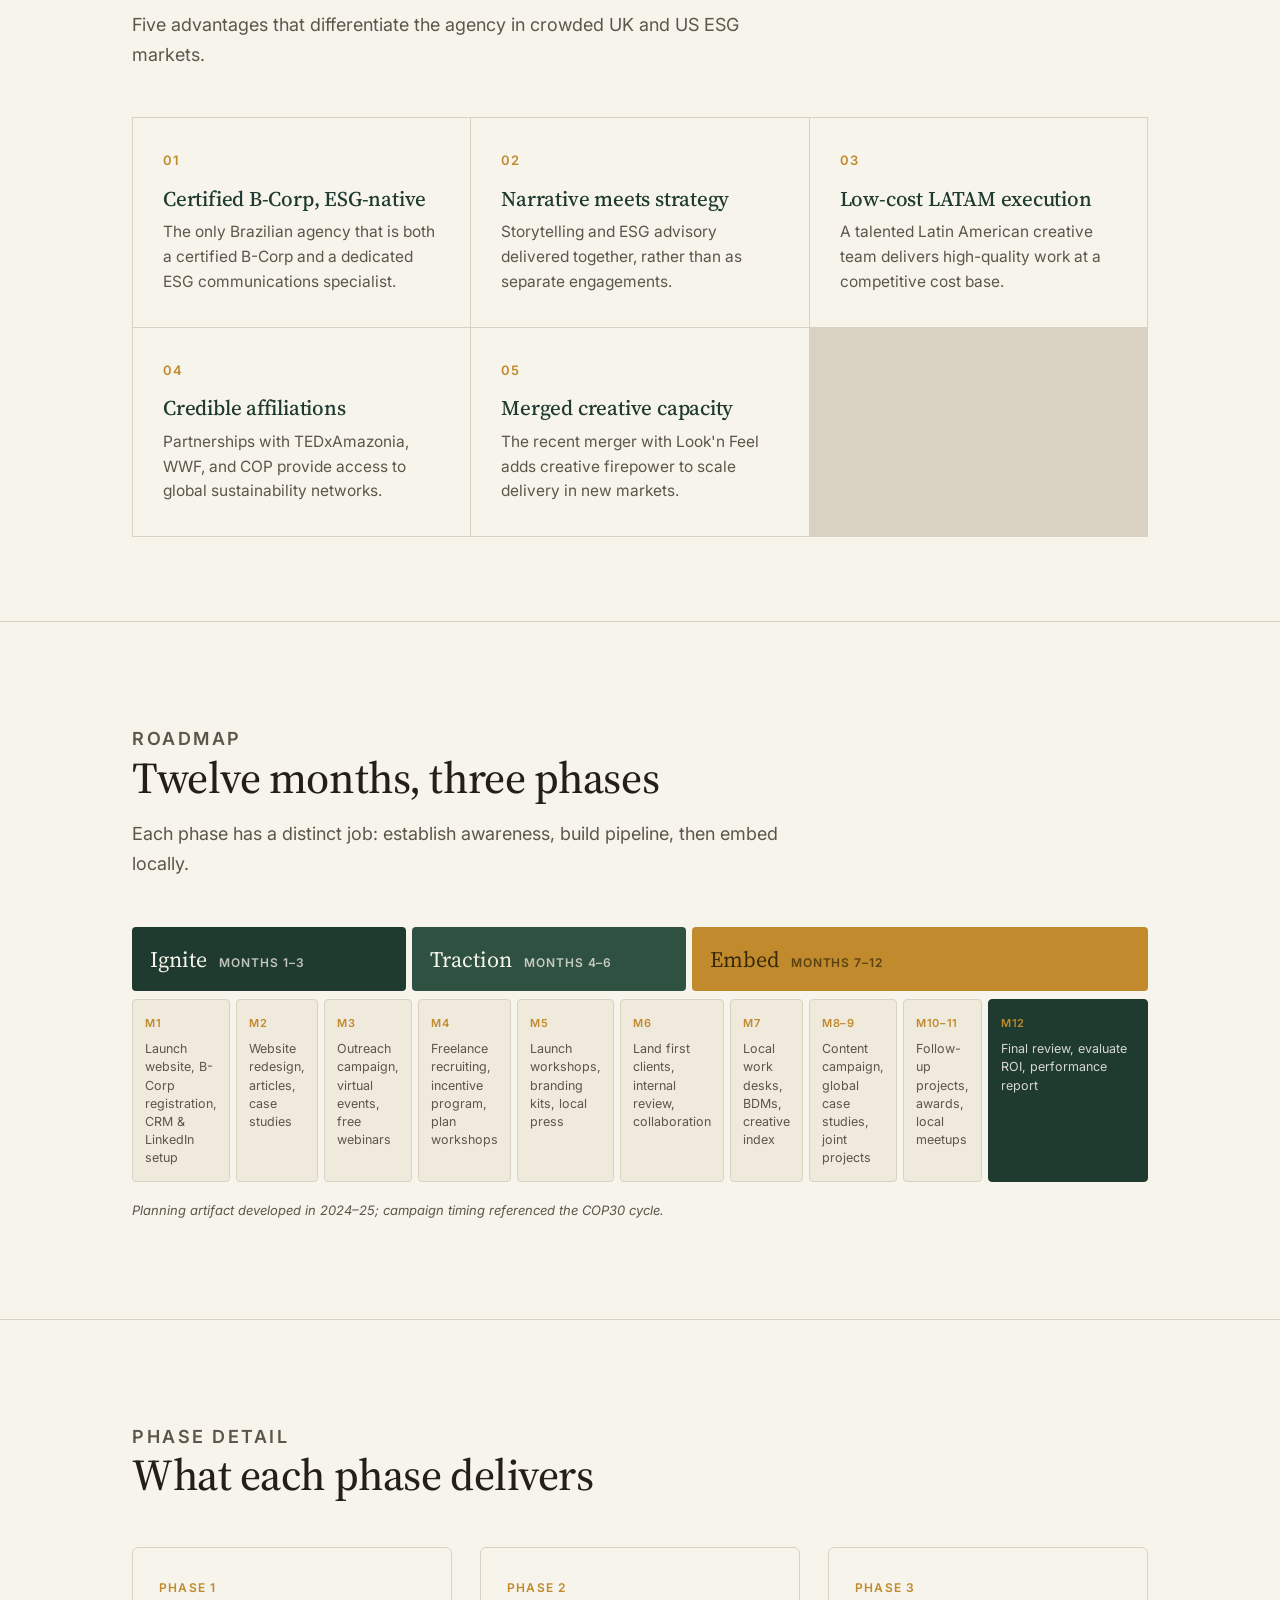
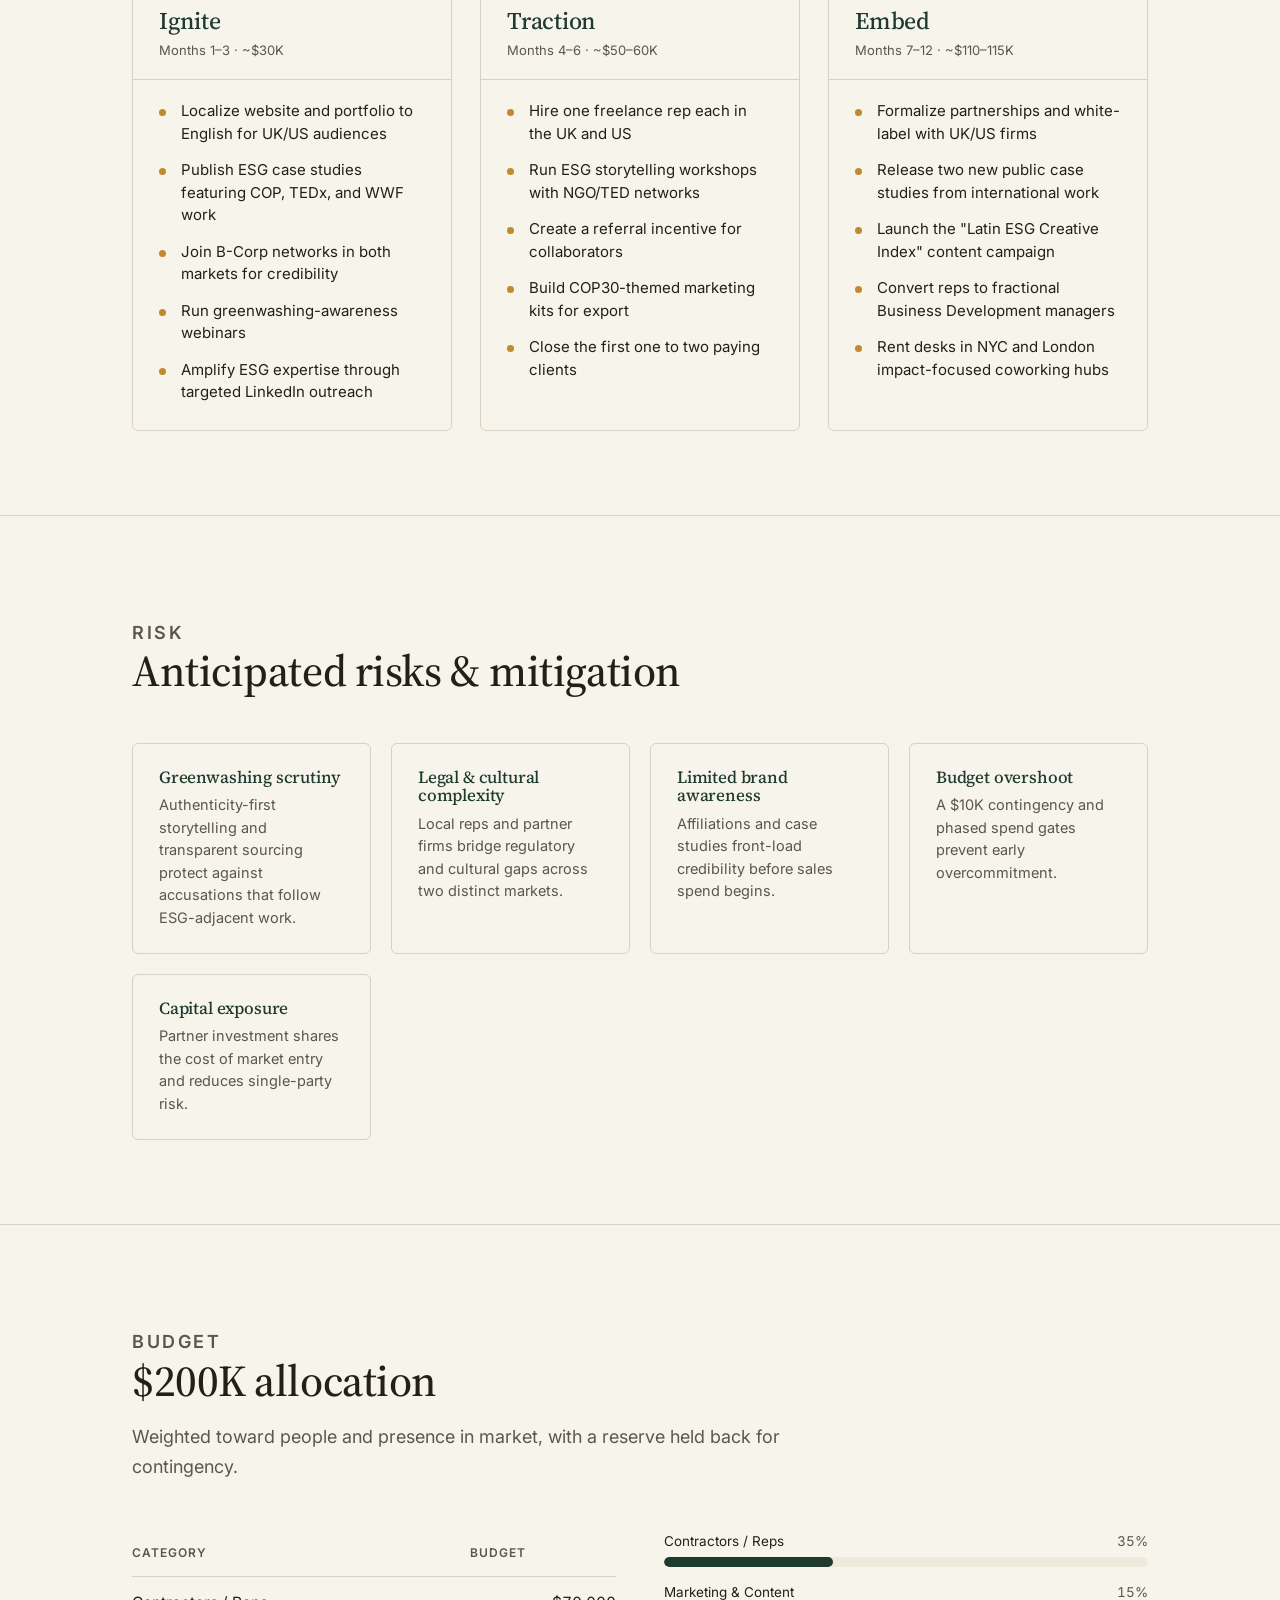
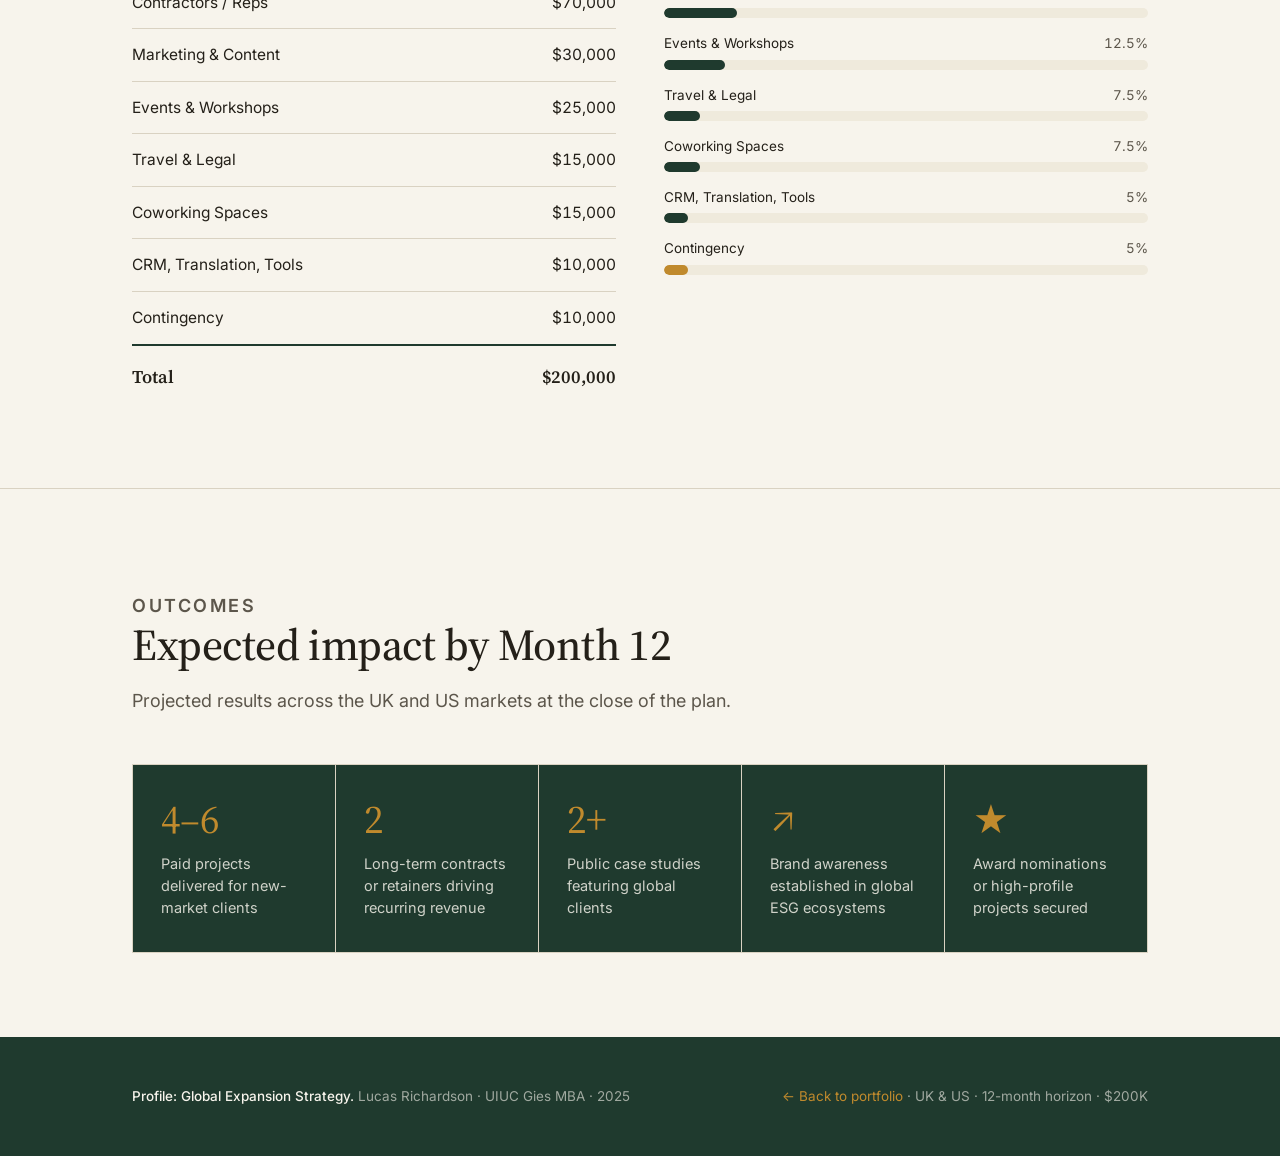
<file: profile-expansion.html>
<!DOCTYPE html>
<html lang="en">
<head>
<!-- Google tag (gtag.js) -->
<script async src="https://www.googletagmanager.com/gtag/js?id=G-FGDLF0THZQ"></script>
<script>
  window.dataLayer = window.dataLayer || [];
  function gtag(){dataLayer.push(arguments);}
  gtag("js", new Date());
  gtag("config", "G-FGDLF0THZQ");
</script>
<meta charset="UTF-8">
<meta name="viewport" content="width=device-width, initial-scale=1.0">
<title>Profile — Global Expansion Strategy</title>
<link rel="preconnect" href="https://fonts.googleapis.com">
<link rel="preconnect" href="https://fonts.gstatic.com" crossorigin>
<link href="https://fonts.googleapis.com/css2?family=Source+Serif+4:ital,opsz,wght@0,8..60,400;0,8..60,500;0,8..60,600;1,8..60,400&family=Inter:wght@400;500;600&display=swap" rel="stylesheet">
<style>
  :root{
    --paper:#F7F4EC;
    --paper-deep:#EFEADC;
    --forest:#1F3A2E;
    --forest-soft:#2F5141;
    --ink:#242019;
    --ink-soft:#5C564B;
    --ochre:#C08A2D;
    --line:#D9D2C2;
    --maxw:1080px;
  }
  *{box-sizing:border-box;}
  html{scroll-behavior:smooth;}
  body{
    margin:0;
    background:var(--paper);
    color:var(--ink);
    font-family:"Inter",system-ui,sans-serif;
    font-size:17px;
    line-height:1.65;
    -webkit-font-smoothing:antialiased;
  }
  .wrap{max-width:var(--maxw);margin:0 auto;padding:0 32px;}
  h1,h2,h3{font-family:"Source Serif 4",Georgia,serif;font-weight:500;line-height:1.08;letter-spacing:-0.01em;margin:0;}
  .eyebrow{
    font-family:"Inter",sans-serif;
    font-size:13px;font-weight:600;letter-spacing:0.14em;text-transform:uppercase;
    color:var(--ochre);margin:0 0 14px;
  }
  a{color:inherit;}

  /* ---------- HERO ---------- */
  .hero{
    background:var(--forest);color:var(--paper);
    padding:96px 0 80px;position:relative;overflow:hidden;
  }
  .hero::after{
    content:"";position:absolute;right:-120px;bottom:-160px;width:520px;height:520px;
    border-radius:50%;background:radial-gradient(circle at 30% 30%, rgba(192,138,45,0.22), transparent 60%);
    pointer-events:none;
  }
  .hero .eyebrow{color:var(--ochre);}
  .author-bar{margin:0 0 18px;font-size:13px;color:rgba(247,244,236,0.65);}
  .author-bar a{color:var(--ochre);text-decoration:none;}
  .author-bar a:hover{text-decoration:underline;}
  .author-bar strong{color:rgba(247,244,236,0.92);font-weight:600;}
  .hero h1{font-size:clamp(44px,7vw,82px);font-weight:500;max-width:14ch;}
  .hero .lede{
    font-size:clamp(18px,2.2vw,22px);color:rgba(247,244,236,0.78);
    max-width:46ch;margin:28px 0 0;line-height:1.5;
  }
  .hero-meta{
    display:flex;flex-wrap:wrap;gap:40px;margin-top:52px;
    border-top:1px solid rgba(247,244,236,0.16);padding-top:28px;
  }
  .hero-meta div{min-width:120px;}
  .hero-meta .k{font-size:12px;letter-spacing:0.1em;text-transform:uppercase;color:rgba(247,244,236,0.55);margin-bottom:4px;}
  .hero-meta .v{font-family:"Source Serif 4",serif;font-size:24px;}

  /* ---------- SECTION SHELL ---------- */
  section{padding:84px 0;}
  section + section{border-top:1px solid var(--line);}
  .section-head{max-width:60ch;margin-bottom:48px;}
  .section-head h2{font-size:clamp(30px,4vw,44px);}
  .section-head p{color:var(--ink-soft);margin:18px 0 0;font-size:18px;}

  /* ---------- SUMMARY CALLOUT ---------- */
  .summary{
    background:var(--paper-deep);border-left:3px solid var(--ochre);
    padding:36px 40px;font-family:"Source Serif 4",serif;font-size:clamp(20px,2.6vw,27px);
    line-height:1.4;font-weight:400;font-style:italic;color:var(--forest);
    max-width:62ch;
  }

  /* ---------- VALUE PROP GRID ---------- */
  .grid{display:grid;grid-template-columns:repeat(auto-fit,minmax(260px,1fr));gap:1px;background:var(--line);border:1px solid var(--line);}
  .grid .cell{background:var(--paper);padding:32px 30px;}
  .grid .cell h3{font-size:21px;margin-bottom:10px;color:var(--forest);}
  .grid .cell p{margin:0;color:var(--ink-soft);font-size:15.5px;line-height:1.6;}
  .grid .cell .n{
    font-family:"Inter",sans-serif;font-size:13px;font-weight:600;color:var(--ochre);
    letter-spacing:0.08em;display:block;margin-bottom:16px;
  }

  /* ---------- TIMELINE ---------- */
  .timeline{margin-top:8px;}
  .phase-bar{display:grid;grid-template-columns:3fr 3fr 5fr;gap:6px;margin-bottom:8px;}
  .phase-bar .band{
    padding:14px 18px;border-radius:4px;color:var(--paper);
    font-family:"Source Serif 4",serif;font-size:22px;display:flex;align-items:baseline;gap:12px;
  }
  .band.ignite{background:var(--forest);}
  .band.traction{background:var(--forest-soft);}
  .band.embed{background:var(--ochre);color:#3a2a08;}
  .band .span{font-family:"Inter",sans-serif;font-size:12px;font-weight:600;letter-spacing:0.08em;text-transform:uppercase;opacity:0.75;}
  .months{display:grid;grid-template-columns:repeat(12,1fr);gap:6px;}
  .month{
    background:var(--paper-deep);border:1px solid var(--line);border-radius:4px;
    padding:14px 12px;min-height:120px;display:flex;flex-direction:column;
  }
  .month .mlabel{font-size:11px;font-weight:600;letter-spacing:0.06em;color:var(--ochre);text-transform:uppercase;margin-bottom:8px;}
  .month .mtext{font-size:12.5px;line-height:1.45;color:var(--ink-soft);}
  .timeline-note{font-size:13px;color:var(--ink-soft);margin-top:18px;font-style:italic;}

  /* ---------- PHASE DETAIL ---------- */
  .phase-detail{display:grid;grid-template-columns:repeat(auto-fit,minmax(280px,1fr));gap:28px;}
  .pcard{border:1px solid var(--line);border-radius:6px;overflow:hidden;background:var(--paper);}
  .pcard .ptop{padding:24px 26px 18px;border-bottom:1px solid var(--line);}
  .pcard .ptop .ptag{font-size:12px;font-weight:600;letter-spacing:0.1em;text-transform:uppercase;color:var(--ochre);}
  .pcard .ptop h3{font-size:24px;margin:8px 0 6px;color:var(--forest);}
  .pcard .ptop .pbudget{font-size:13px;color:var(--ink-soft);}
  .pcard ul{list-style:none;margin:0;padding:20px 26px 26px;}
  .pcard li{position:relative;padding:0 0 14px 22px;font-size:15px;color:var(--ink);line-height:1.5;}
  .pcard li:last-child{padding-bottom:0;}
  .pcard li::before{content:"";position:absolute;left:0;top:9px;width:7px;height:7px;border-radius:50%;background:var(--ochre);}

  /* ---------- RISK ---------- */
  .risk-grid{display:grid;grid-template-columns:repeat(auto-fit,minmax(220px,1fr));gap:20px;}
  .risk{background:var(--paper);border:1px solid var(--line);border-radius:6px;padding:24px 26px;}
  .risk h3{font-size:17px;color:var(--forest);margin-bottom:8px;}
  .risk p{margin:0;font-size:14.5px;color:var(--ink-soft);line-height:1.55;}

  /* ---------- BUDGET ---------- */
  .budget-wrap{display:grid;grid-template-columns:1fr 1fr;gap:48px;align-items:start;}
  table{width:100%;border-collapse:collapse;}
  th,td{text-align:left;padding:13px 0;border-bottom:1px solid var(--line);font-size:15.5px;}
  th{font-family:"Inter",sans-serif;font-size:12px;letter-spacing:0.08em;text-transform:uppercase;color:var(--ink-soft);font-weight:600;}
  td.amt{text-align:right;font-variant-numeric:tabular-nums;font-feature-settings:"tnum";}
  tr.total td{border-bottom:none;border-top:2px solid var(--forest);font-weight:600;font-family:"Source Serif 4",serif;font-size:18px;padding-top:16px;}
  .bars{display:flex;flex-direction:column;gap:14px;}
  .barrow .blabel{display:flex;justify-content:space-between;font-size:13.5px;margin-bottom:5px;color:var(--ink);}
  .barrow .blabel .bpct{color:var(--ink-soft);font-variant-numeric:tabular-nums;}
  .btrack{height:10px;background:var(--paper-deep);border-radius:5px;overflow:hidden;}
  .bfill{height:100%;border-radius:5px;background:var(--forest);}
  .bfill.alt{background:var(--ochre);}

  /* ---------- IMPACT ---------- */
  .impact-grid{display:grid;grid-template-columns:repeat(auto-fit,minmax(180px,1fr));gap:1px;background:var(--line);border:1px solid var(--line);}
  .impact{background:var(--forest);color:var(--paper);padding:34px 28px;}
  .impact .num{font-family:"Source Serif 4",serif;font-size:40px;line-height:1;color:var(--ochre);margin-bottom:14px;}
  .impact p{margin:0;font-size:14.5px;line-height:1.5;color:rgba(247,244,236,0.82);}

  /* ---------- FOOTER ---------- */
  footer{background:var(--forest);color:rgba(247,244,236,0.6);padding:48px 0;font-size:13.5px;}
  footer .wrap{display:flex;justify-content:space-between;flex-wrap:wrap;gap:16px;align-items:center;}
  footer strong{color:var(--paper);font-weight:500;}

  @media (max-width:760px){
    .budget-wrap{grid-template-columns:1fr;gap:36px;}
    .phase-bar{grid-template-columns:1fr;}
    .months{grid-template-columns:repeat(2,1fr);}
    .hero{padding:72px 0 56px;}
    section{padding:60px 0;}
  }
  @media (prefers-reduced-motion:reduce){html{scroll-behavior:auto;}}
</style>
</head>
<body>

<header class="hero">
  <div class="wrap">
    <p class="author-bar">Created by <strong>Lucas Richardson</strong> · <a href="index.html">Portfolio</a></p>
    <p class="eyebrow">Strategy Case Study</p>
    <h1>Global Expansion Strategy for Profile</h1>
    <p class="lede">A 12-month plan to take an ESG-specialized Brazilian communications agency into the UK and US markets; structured to build credibility first, revenue second, and a durable local presence third.</p>
    <div class="hero-meta">
      <div><div class="k">Client</div><div class="v">Profile</div></div>
      <div><div class="k">Markets</div><div class="v">UK &amp; US</div></div>
      <div><div class="k">Horizon</div><div class="v">12 months</div></div>
      <div><div class="k">Budget</div><div class="v">$200K</div></div>
    </div>
  </div>
</header>

<section>
  <div class="wrap">
    <p class="eyebrow">Executive Summary</p>
    <div class="summary">
      Profile is the only Brazilian B-Corp agency specializing in ESG communications. This three-phase plan, Ignite, Traction, and Embed, sequences entry so the agency earns visibility before it spends on presence, leveraging a low-cost LATAM creative team and strong sustainability affiliations to win recurring revenue in two high-growth markets.
    </div>
  </div>
</section>

<section>
  <div class="wrap">
    <div class="section-head">
      <p class="eyebrow">Positioning</p>
      <h2>Why Profile wins abroad</h2>
      <p>Five advantages that differentiate the agency in crowded UK and US ESG markets.</p>
    </div>
    <div class="grid">
      <div class="cell">
        <span class="n">01</span>
        <h3>Certified B-Corp, ESG-native</h3>
        <p>The only Brazilian agency that is both a certified B-Corp and a dedicated ESG communications specialist.</p>
      </div>
      <div class="cell">
        <span class="n">02</span>
        <h3>Narrative meets strategy</h3>
        <p>Storytelling and ESG advisory delivered together, rather than as separate engagements.</p>
      </div>
      <div class="cell">
        <span class="n">03</span>
        <h3>Low-cost LATAM execution</h3>
        <p>A talented Latin American creative team delivers high-quality work at a competitive cost base.</p>
      </div>
      <div class="cell">
        <span class="n">04</span>
        <h3>Credible affiliations</h3>
        <p>Partnerships with TEDxAmazonia, WWF, and COP provide access to global sustainability networks.</p>
      </div>
      <div class="cell">
        <span class="n">05</span>
        <h3>Merged creative capacity</h3>
        <p>The recent merger with Look'n Feel adds creative firepower to scale delivery in new markets.</p>
      </div>
    </div>
  </div>
</section>

<section>
  <div class="wrap">
    <div class="section-head">
      <p class="eyebrow">Roadmap</p>
      <h2>Twelve months, three phases</h2>
      <p>Each phase has a distinct job: establish awareness, build pipeline, then embed locally.</p>
    </div>
    <div class="timeline">
      <div class="phase-bar">
        <div class="band ignite">Ignite <span class="span">Months 1–3</span></div>
        <div class="band traction">Traction <span class="span">Months 4–6</span></div>
        <div class="band embed">Embed <span class="span">Months 7–12</span></div>
      </div>
      <div class="months">
        <div class="month"><span class="mlabel">M1</span><span class="mtext">Launch website, B-Corp registration, CRM &amp; LinkedIn setup</span></div>
        <div class="month"><span class="mlabel">M2</span><span class="mtext">Website redesign, articles, case studies</span></div>
        <div class="month"><span class="mlabel">M3</span><span class="mtext">Outreach campaign, virtual events, free webinars</span></div>
        <div class="month"><span class="mlabel">M4</span><span class="mtext">Freelance recruiting, incentive program, plan workshops</span></div>
        <div class="month"><span class="mlabel">M5</span><span class="mtext">Launch workshops, branding kits, local press</span></div>
        <div class="month"><span class="mlabel">M6</span><span class="mtext">Land first clients, internal review, collaboration</span></div>
        <div class="month"><span class="mlabel">M7</span><span class="mtext">Local work desks, BDMs, creative index</span></div>
        <div class="month"><span class="mlabel">M8–9</span><span class="mtext">Content campaign, global case studies, joint projects</span></div>
        <div class="month"><span class="mlabel">M10–11</span><span class="mtext">Follow-up projects, awards, local meetups</span></div>
        <div class="month" style="grid-column:span 3;background:var(--forest);border-color:var(--forest);"><span class="mlabel" style="color:var(--ochre)">M12</span><span class="mtext" style="color:rgba(247,244,236,0.85)">Final review, evaluate ROI, performance report</span></div>
      </div>
      <p class="timeline-note">Planning artifact developed in 2024–25; campaign timing referenced the COP30 cycle.</p>
    </div>
  </div>
</section>

<section>
  <div class="wrap">
    <div class="section-head">
      <p class="eyebrow">Phase Detail</p>
      <h2>What each phase delivers</h2>
    </div>
    <div class="phase-detail">
      <div class="pcard">
        <div class="ptop">
          <span class="ptag">Phase 1</span>
          <h3>Ignite</h3>
          <div class="pbudget">Months 1–3 · ~$30K</div>
        </div>
        <ul>
          <li>Localize website and portfolio to English for UK/US audiences</li>
          <li>Publish ESG case studies featuring COP, TEDx, and WWF work</li>
          <li>Join B-Corp networks in both markets for credibility</li>
          <li>Run greenwashing-awareness webinars</li>
          <li>Amplify ESG expertise through targeted LinkedIn outreach</li>
        </ul>
      </div>
      <div class="pcard">
        <div class="ptop">
          <span class="ptag">Phase 2</span>
          <h3>Traction</h3>
          <div class="pbudget">Months 4–6 · ~$50–60K</div>
        </div>
        <ul>
          <li>Hire one freelance rep each in the UK and US</li>
          <li>Run ESG storytelling workshops with NGO/TED networks</li>
          <li>Create a referral incentive for collaborators</li>
          <li>Build COP30-themed marketing kits for export</li>
          <li>Close the first one to two paying clients</li>
        </ul>
      </div>
      <div class="pcard">
        <div class="ptop">
          <span class="ptag">Phase 3</span>
          <h3>Embed</h3>
          <div class="pbudget">Months 7–12 · ~$110–115K</div>
        </div>
        <ul>
          <li>Formalize partnerships and white-label with UK/US firms</li>
          <li>Release two new public case studies from international work</li>
          <li>Launch the "Latin ESG Creative Index" content campaign</li>
          <li>Convert reps to fractional Business Development managers</li>
          <li>Rent desks in NYC and London impact-focused coworking hubs</li>
        </ul>
      </div>
    </div>
  </div>
</section>

<section>
  <div class="wrap">
    <div class="section-head">
      <p class="eyebrow">Risk</p>
      <h2>Anticipated risks &amp; mitigation</h2>
    </div>
    <div class="risk-grid">
      <div class="risk"><h3>Greenwashing scrutiny</h3><p>Authenticity-first storytelling and transparent sourcing protect against accusations that follow ESG-adjacent work.</p></div>
      <div class="risk"><h3>Legal &amp; cultural complexity</h3><p>Local reps and partner firms bridge regulatory and cultural gaps across two distinct markets.</p></div>
      <div class="risk"><h3>Limited brand awareness</h3><p>Affiliations and case studies front-load credibility before sales spend begins.</p></div>
      <div class="risk"><h3>Budget overshoot</h3><p>A $10K contingency and phased spend gates prevent early overcommitment.</p></div>
      <div class="risk"><h3>Capital exposure</h3><p>Partner investment shares the cost of market entry and reduces single-party risk.</p></div>
    </div>
  </div>
</section>

<section>
  <div class="wrap">
    <div class="section-head">
      <p class="eyebrow">Budget</p>
      <h2>$200K allocation</h2>
      <p>Weighted toward people and presence in market, with a reserve held back for contingency.</p>
    </div>
    <div class="budget-wrap">
      <table>
        <thead><tr><th>Category</th><th class="amt">Budget</th></tr></thead>
        <tbody>
          <tr><td>Contractors / Reps</td><td class="amt">$70,000</td></tr>
          <tr><td>Marketing &amp; Content</td><td class="amt">$30,000</td></tr>
          <tr><td>Events &amp; Workshops</td><td class="amt">$25,000</td></tr>
          <tr><td>Travel &amp; Legal</td><td class="amt">$15,000</td></tr>
          <tr><td>Coworking Spaces</td><td class="amt">$15,000</td></tr>
          <tr><td>CRM, Translation, Tools</td><td class="amt">$10,000</td></tr>
          <tr><td>Contingency</td><td class="amt">$10,000</td></tr>
          <tr class="total"><td>Total</td><td class="amt">$200,000</td></tr>
        </tbody>
      </table>
      <div class="bars">
        <div class="barrow"><div class="blabel"><span>Contractors / Reps</span><span class="bpct">35%</span></div><div class="btrack"><div class="bfill" style="width:35%"></div></div></div>
        <div class="barrow"><div class="blabel"><span>Marketing &amp; Content</span><span class="bpct">15%</span></div><div class="btrack"><div class="bfill" style="width:15%"></div></div></div>
        <div class="barrow"><div class="blabel"><span>Events &amp; Workshops</span><span class="bpct">12.5%</span></div><div class="btrack"><div class="bfill" style="width:12.5%"></div></div></div>
        <div class="barrow"><div class="blabel"><span>Travel &amp; Legal</span><span class="bpct">7.5%</span></div><div class="btrack"><div class="bfill" style="width:7.5%"></div></div></div>
        <div class="barrow"><div class="blabel"><span>Coworking Spaces</span><span class="bpct">7.5%</span></div><div class="btrack"><div class="bfill" style="width:7.5%"></div></div></div>
        <div class="barrow"><div class="blabel"><span>CRM, Translation, Tools</span><span class="bpct">5%</span></div><div class="btrack"><div class="bfill" style="width:5%"></div></div></div>
        <div class="barrow"><div class="blabel"><span>Contingency</span><span class="bpct">5%</span></div><div class="btrack"><div class="bfill alt" style="width:5%"></div></div></div>
      </div>
    </div>
  </div>
</section>

<section>
  <div class="wrap">
    <div class="section-head">
      <p class="eyebrow">Outcomes</p>
      <h2>Expected impact by Month 12</h2>
      <p>Projected results across the UK and US markets at the close of the plan.</p>
    </div>
    <div class="impact-grid">
      <div class="impact"><div class="num">4–6</div><p>Paid projects delivered for new-market clients</p></div>
      <div class="impact"><div class="num">2</div><p>Long-term contracts or retainers driving recurring revenue</p></div>
      <div class="impact"><div class="num">2+</div><p>Public case studies featuring global clients</p></div>
      <div class="impact"><div class="num">↗</div><p>Brand awareness established in global ESG ecosystems</p></div>
      <div class="impact"><div class="num">★</div><p>Award nominations or high-profile projects secured</p></div>
    </div>
  </div>
</section>

<footer>
  <div class="wrap">
    <span><strong>Profile: Global Expansion Strategy.</strong> Lucas Richardson · UIUC Gies MBA · 2025</span>
    <span><a href="index.html" style="color:var(--ochre);text-decoration:none;">← Back to portfolio</a> · UK &amp; US · 12-month horizon · $200K</span>
  </div>
</footer>

</body>
</html>
</file>
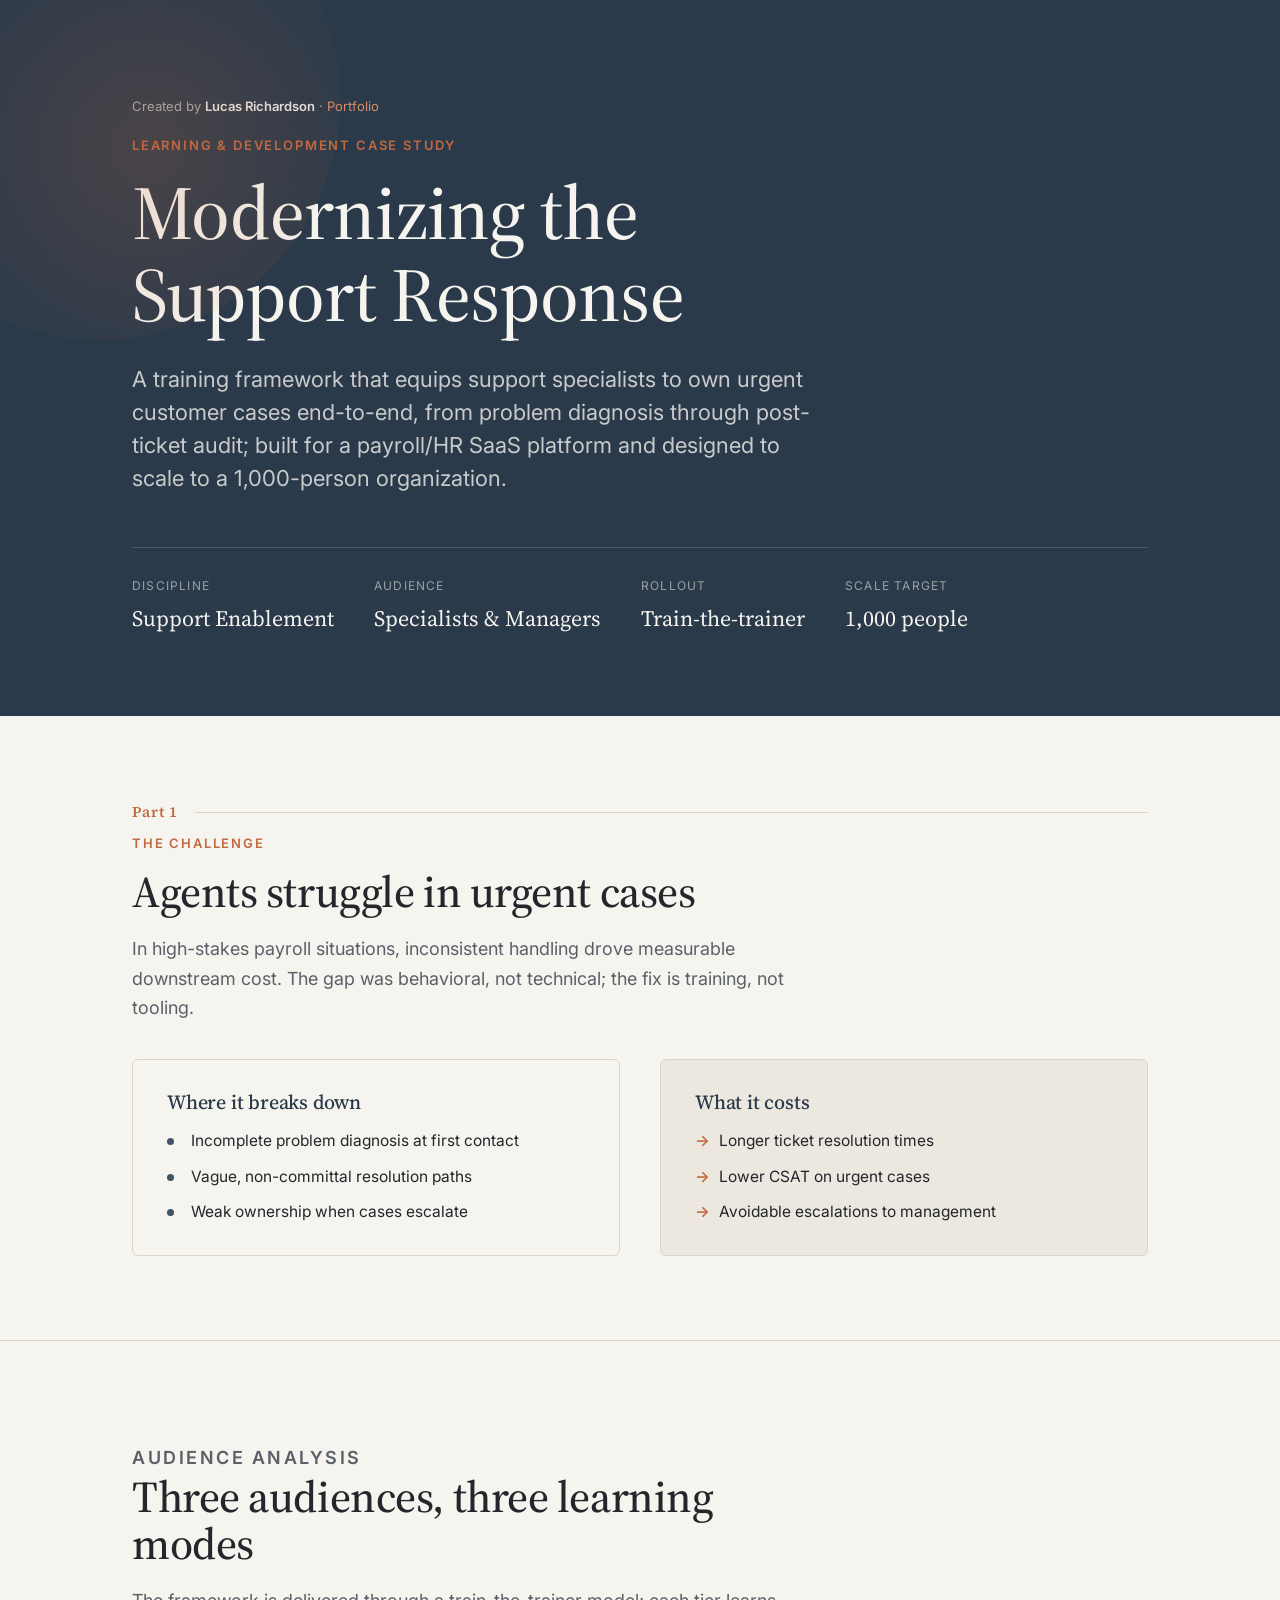
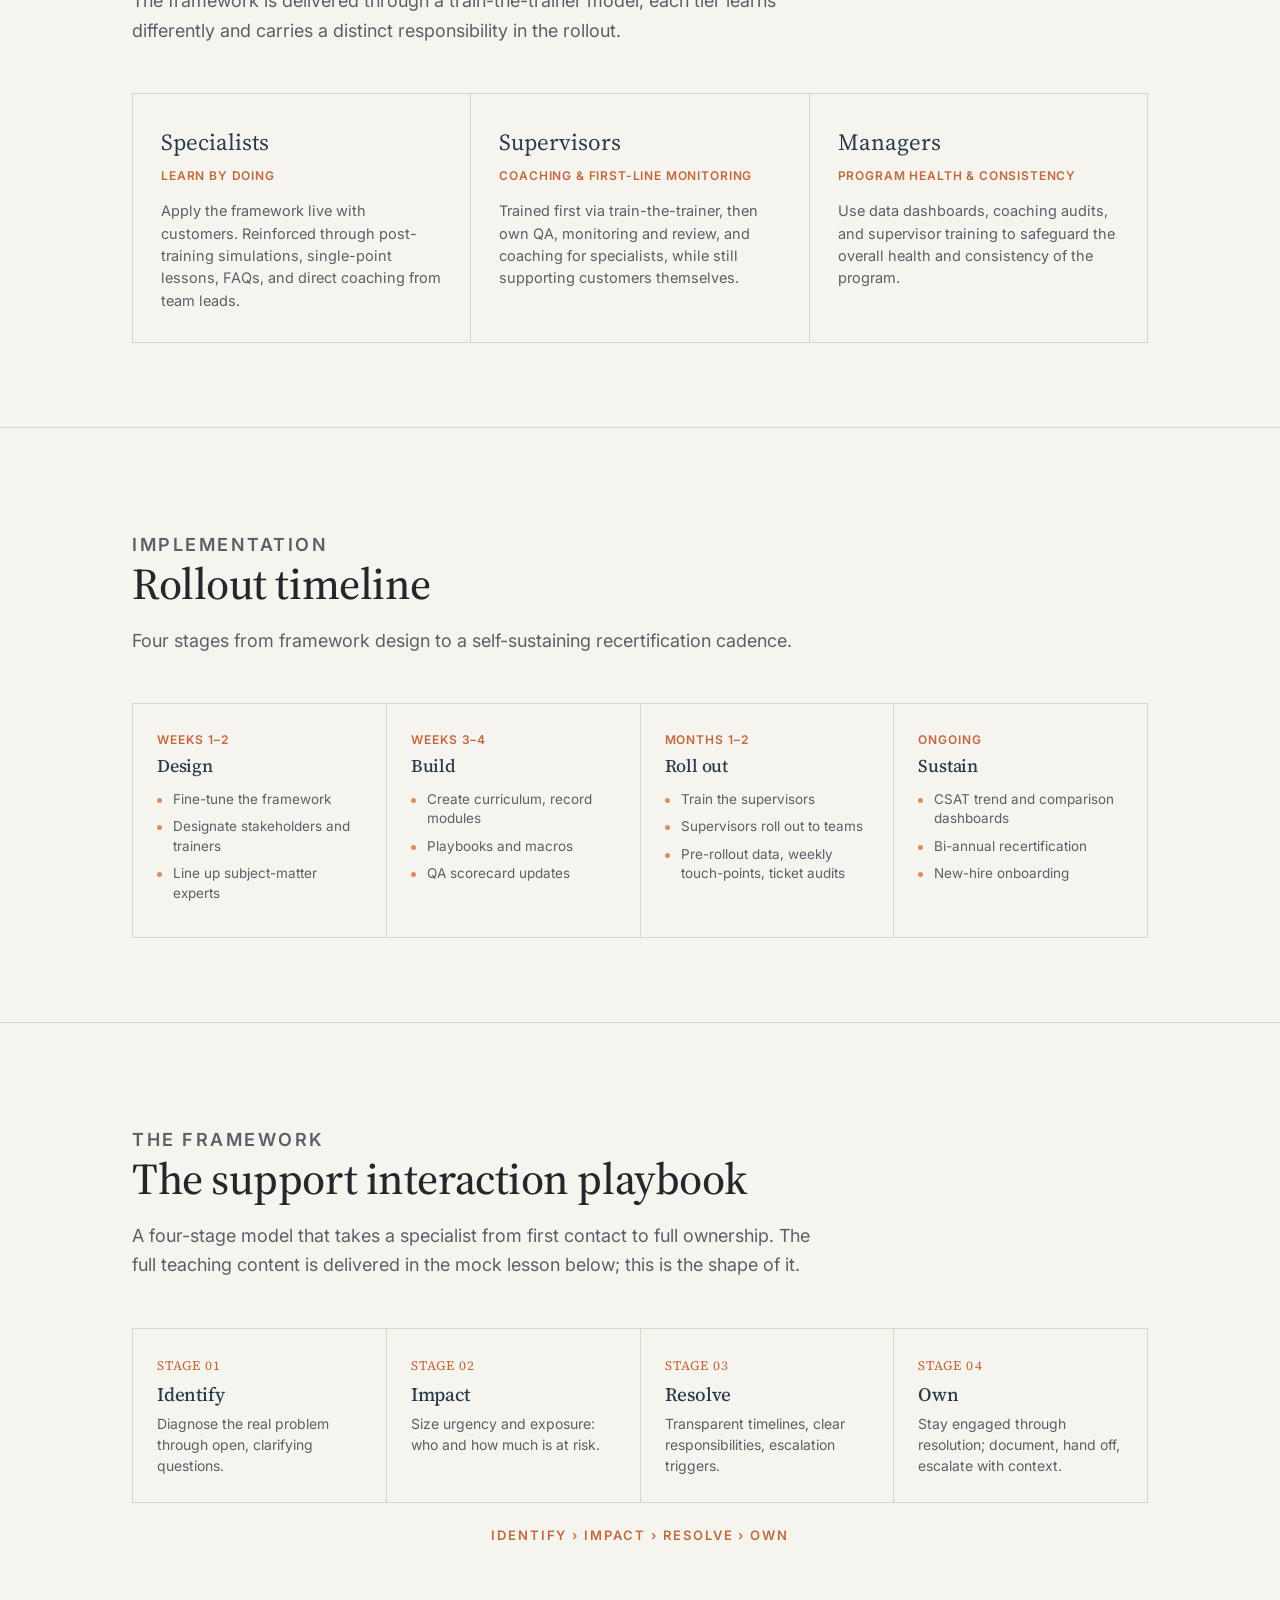
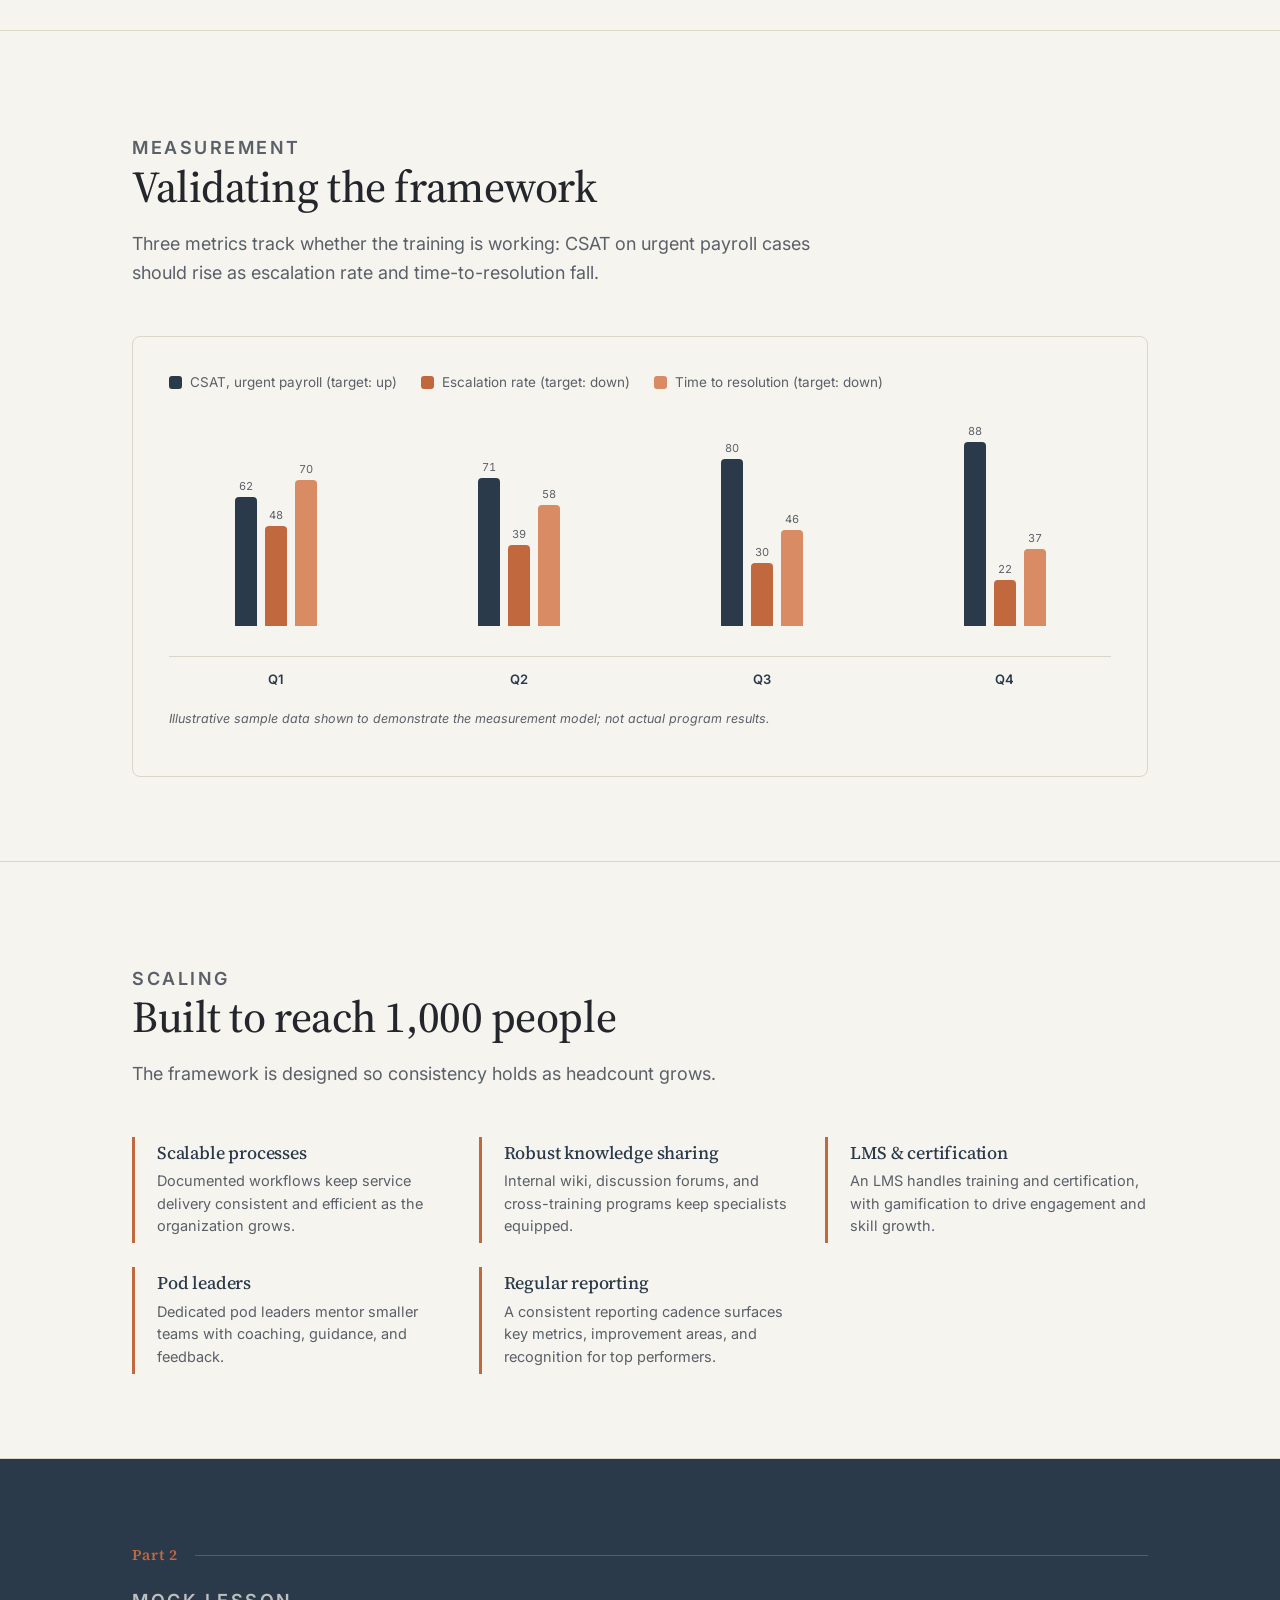
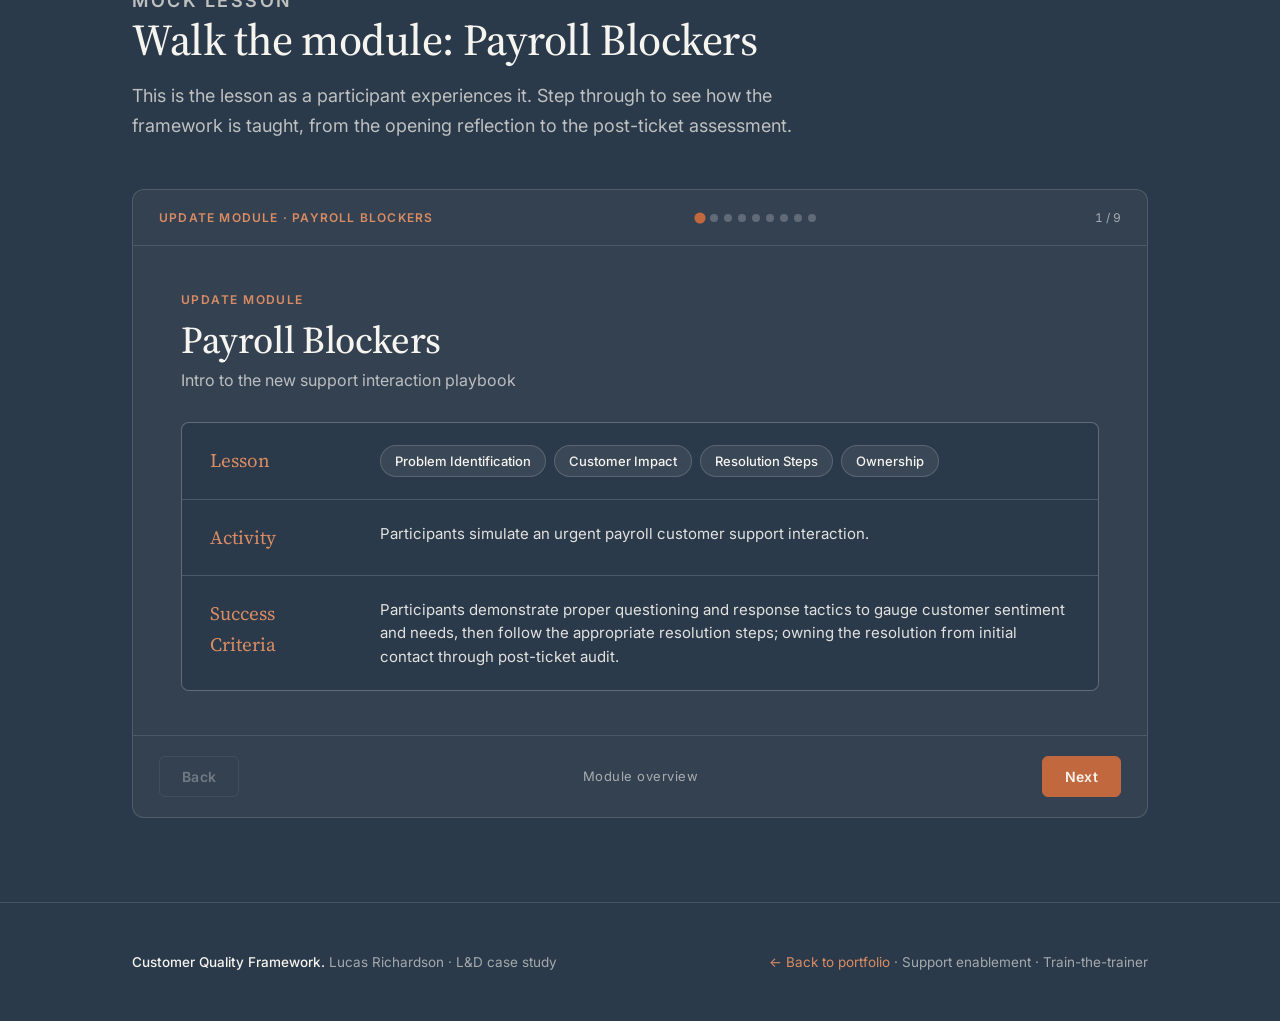
<file: support-framework.html>
<!DOCTYPE html>
<html lang="en">
<head>
<!-- Google tag (gtag.js) -->
<script async src="https://www.googletagmanager.com/gtag/js?id=G-FGDLF0THZQ"></script>
<script>
  window.dataLayer = window.dataLayer || [];
  function gtag(){dataLayer.push(arguments);}
  gtag("js", new Date());
  gtag("config", "G-FGDLF0THZQ");
</script>
<meta charset="UTF-8">
<meta name="viewport" content="width=device-width, initial-scale=1.0">
<title>Customer Quality Framework | L&D Case Study</title>
<link rel="preconnect" href="https://fonts.googleapis.com">
<link rel="preconnect" href="https://fonts.gstatic.com" crossorigin>
<link href="https://fonts.googleapis.com/css2?family=Source+Serif+4:ital,opsz,wght@0,8..60,400;0,8..60,500;0,8..60,600;1,8..60,400&family=Inter:wght@400;500;600&display=swap" rel="stylesheet">
<style>
  :root{
    --paper:#F6F4EF;
    --paper-deep:#ECE8DF;
    --slate:#2B3A4A;
    --slate-soft:#3E5366;
    --ink:#23262B;
    --ink-soft:#5A6068;
    --clay:#C2683F;
    --clay-soft:#D98C63;
    --line:#DAD5C9;
    --maxw:1080px;
  }
  *{box-sizing:border-box;}
  html{scroll-behavior:smooth;}
  body{
    margin:0;background:var(--paper);color:var(--ink);
    font-family:"Inter",system-ui,sans-serif;font-size:17px;line-height:1.65;
    -webkit-font-smoothing:antialiased;
  }
  .wrap{max-width:var(--maxw);margin:0 auto;padding:0 32px;}
  h1,h2,h3{font-family:"Source Serif 4",Georgia,serif;font-weight:500;line-height:1.08;letter-spacing:-0.01em;margin:0;}
  .eyebrow{font-family:"Inter",sans-serif;font-size:13px;font-weight:600;letter-spacing:0.14em;text-transform:uppercase;color:var(--clay);margin:0 0 14px;}
  a{color:inherit;}

  /* HERO */
  .hero{background:var(--slate);color:var(--paper);padding:96px 0 80px;position:relative;overflow:hidden;}
  .hero::after{content:"";position:absolute;left:-140px;top:-140px;width:480px;height:480px;border-radius:50%;background:radial-gradient(circle at 60% 60%, rgba(194,104,63,0.20), transparent 62%);pointer-events:none;}
  .hero h1{font-size:clamp(40px,6.4vw,76px);font-weight:500;max-width:16ch;}
  .author-bar{margin:0 0 18px;font-size:13px;color:rgba(246,244,239,0.62);}
  .author-bar a{color:var(--clay-soft);text-decoration:none;}
  .author-bar a:hover{text-decoration:underline;}
  .author-bar strong{color:rgba(246,244,239,0.92);font-weight:600;}
  .hero .lede{font-size:clamp(18px,2.2vw,22px);color:rgba(246,244,239,0.78);max-width:50ch;margin:28px 0 0;line-height:1.5;}
  .hero-meta{display:flex;flex-wrap:wrap;gap:40px;margin-top:52px;border-top:1px solid rgba(246,244,239,0.16);padding-top:28px;}
  .hero-meta .k{font-size:12px;letter-spacing:0.1em;text-transform:uppercase;color:rgba(246,244,239,0.55);margin-bottom:4px;}
  .hero-meta .v{font-family:"Source Serif 4",serif;font-size:22px;}

  section{padding:84px 0;}
  section + section{border-top:1px solid var(--line);}
  .section-head{max-width:62ch;margin-bottom:48px;}
  .section-head h2{font-size:clamp(30px,4vw,44px);}
  .section-head p{color:var(--ink-soft);margin:18px 0 0;font-size:18px;}

  /* part divider label */
  .part-label{display:flex;align-items:center;gap:18px;margin-bottom:8px;}
  .part-label .pn{font-family:"Source Serif 4",serif;font-size:15px;color:var(--clay);font-weight:600;letter-spacing:0.06em;}
  .part-label .pl{height:1px;background:var(--line);flex:1;}

  /* CHALLENGE */
  .challenge{display:grid;grid-template-columns:1fr 1fr;gap:40px;align-items:stretch;}
  .chal-card{border:1px solid var(--line);border-radius:6px;padding:32px 34px;background:var(--paper);}
  .chal-card h3{font-size:20px;color:var(--slate);margin-bottom:16px;}
  .chal-card ul{list-style:none;margin:0;padding:0;}
  .chal-card li{position:relative;padding:0 0 12px 24px;font-size:15.5px;color:var(--ink);line-height:1.5;}
  .chal-card li:last-child{padding-bottom:0;}
  .chal-card.cause li::before{content:"";position:absolute;left:0;top:9px;width:7px;height:7px;border-radius:50%;background:var(--slate-soft);}
  .chal-card.effect li::before{content:"\2192";position:absolute;left:0;top:0;color:var(--clay);font-weight:600;}
  .chal-card.effect{background:var(--paper-deep);}

  /* AUDIENCE */
  .aud-grid{display:grid;grid-template-columns:repeat(auto-fit,minmax(240px,1fr));gap:1px;background:var(--line);border:1px solid var(--line);}
  .aud{background:var(--paper);padding:30px 28px;}
  .aud .role{font-family:"Source Serif 4",serif;font-size:23px;color:var(--slate);margin-bottom:4px;}
  .aud .mode{font-size:12px;font-weight:600;letter-spacing:0.07em;text-transform:uppercase;color:var(--clay);margin-bottom:14px;}
  .aud p{margin:0;font-size:14.5px;color:var(--ink-soft);line-height:1.55;}

  /* TIMELINE */
  .tl{display:grid;grid-template-columns:repeat(4,1fr);gap:1px;background:var(--line);border:1px solid var(--line);}
  .tl-col{background:var(--paper);padding:26px 24px;}
  .tl-col .ph{font-size:12px;font-weight:600;letter-spacing:0.08em;text-transform:uppercase;color:var(--clay);margin-bottom:6px;}
  .tl-col h3{font-size:18px;color:var(--slate);margin-bottom:14px;font-family:"Source Serif 4",serif;}
  .tl-col ul{list-style:none;margin:0;padding:0;}
  .tl-col li{font-size:13.5px;color:var(--ink-soft);line-height:1.45;padding:0 0 8px 16px;position:relative;}
  .tl-col li::before{content:"";position:absolute;left:0;top:8px;width:5px;height:5px;border-radius:50%;background:var(--clay-soft);}

  /* FRAMEWORK SUMMARY (compact) */
  .fw-summary{display:grid;grid-template-columns:repeat(4,1fr);gap:1px;background:var(--line);border:1px solid var(--line);}
  .fw-cell{background:var(--paper);padding:26px 24px;}
  .fw-cell .fn{font-family:"Source Serif 4",serif;font-size:13px;color:var(--clay);letter-spacing:0.08em;text-transform:uppercase;margin-bottom:8px;}
  .fw-cell h3{font-size:19px;color:var(--slate);margin-bottom:8px;}
  .fw-cell p{margin:0;font-size:14px;color:var(--ink-soft);line-height:1.5;}
  .fw-flow{text-align:center;color:var(--clay);font-size:13px;letter-spacing:0.15em;text-transform:uppercase;font-weight:600;margin:22px 0 0;}

  /* MEASUREMENT CHART */
  .chart-wrap{border:1px solid var(--line);border-radius:8px;padding:34px 36px;background:var(--paper);}
  .chart-legend{display:flex;gap:24px;flex-wrap:wrap;margin-bottom:24px;font-size:13.5px;}
  .chart-legend span{display:flex;align-items:center;gap:8px;color:var(--ink-soft);}
  .chart-legend i{width:13px;height:13px;border-radius:3px;display:inline-block;}
  .chart{display:grid;grid-template-columns:repeat(4,1fr);gap:30px;align-items:end;height:240px;padding-bottom:30px;border-bottom:1px solid var(--line);position:relative;}
  .qbar{display:flex;gap:8px;align-items:end;justify-content:center;height:100%;}
  .bar{width:22px;border-radius:4px 4px 0 0;position:relative;}
  .bar span{position:absolute;top:-20px;left:50%;transform:translateX(-50%);font-size:11px;color:var(--ink-soft);font-variant-numeric:tabular-nums;}
  .qlabels{display:grid;grid-template-columns:repeat(4,1fr);gap:30px;margin-top:12px;}
  .qlabels div{text-align:center;font-size:13px;font-weight:600;color:var(--slate);}
  .chart-note{font-size:12.5px;color:var(--ink-soft);font-style:italic;margin-top:18px;}

  /* SCALE */
  .scale-grid{display:grid;grid-template-columns:repeat(auto-fit,minmax(250px,1fr));gap:24px;}
  .scard{border-left:3px solid var(--clay);padding:6px 0 6px 22px;}
  .scard h3{font-size:18px;color:var(--slate);margin-bottom:8px;}
  .scard p{margin:0;font-size:14.5px;color:var(--ink-soft);line-height:1.55;}

  /* ============ INTERACTIVE LESSON ============ */
  .lesson-section{background:var(--slate);color:var(--paper);}
  .lesson-section .eyebrow{color:var(--clay-soft);}
  .lesson-section .section-head h2{color:var(--paper);}
  .lesson-section .section-head p{color:rgba(246,244,239,0.72);}
  .module{background:rgba(255,255,255,0.04);border:1px solid rgba(255,255,255,0.14);border-radius:12px;overflow:hidden;}
  .module-bar{display:flex;align-items:center;justify-content:space-between;padding:18px 26px;border-bottom:1px solid rgba(255,255,255,0.12);gap:16px;flex-wrap:wrap;}
  .module-bar .mtitle{font-size:12px;letter-spacing:0.1em;text-transform:uppercase;color:var(--clay-soft);font-weight:600;}
  .progress{display:flex;gap:6px;align-items:center;flex:1;justify-content:center;min-width:160px;}
  .pdot{width:8px;height:8px;border-radius:50%;background:rgba(255,255,255,0.22);transition:background .25s,transform .25s;}
  .pdot.active{background:var(--clay);transform:scale(1.4);}
  .pdot.done{background:var(--clay-soft);}
  .pcount{font-size:12px;color:rgba(246,244,239,0.6);font-variant-numeric:tabular-nums;min-width:42px;text-align:right;}
  .stage-track{min-height:420px;padding:44px 48px;position:relative;}
  .slide{display:none;animation:fade .35s ease;}
  .slide.show{display:block;}
  @keyframes fade{from{opacity:0;transform:translateY(8px);}to{opacity:1;transform:none;}}
  .slide .skicker{font-size:12px;letter-spacing:0.12em;text-transform:uppercase;color:var(--clay-soft);font-weight:600;margin-bottom:14px;}
  .slide h3{font-size:clamp(26px,3.5vw,38px);color:var(--paper);margin-bottom:20px;max-width:20ch;}
  .slide .lead{font-size:18px;color:rgba(246,244,239,0.82);max-width:54ch;line-height:1.55;margin:0 0 24px;}
  .slide ul{list-style:none;margin:0;padding:0;max-width:60ch;}
  .slide li{position:relative;padding:0 0 16px 26px;font-size:15.5px;color:rgba(246,244,239,0.88);line-height:1.55;}
  .slide li::before{content:"";position:absolute;left:0;top:9px;width:7px;height:7px;border-radius:50%;background:var(--clay);}
  .slide li strong{color:var(--paper);font-weight:600;}
  .qset{display:grid;gap:12px;max-width:60ch;}
  .qset .q{background:rgba(255,255,255,0.05);border-left:2px solid var(--clay);padding:14px 18px;font-size:15px;color:rgba(246,244,239,0.9);border-radius:0 6px 6px 0;}
  .objgrid{display:grid;grid-template-columns:repeat(2,1fr);gap:14px;max-width:600px;}
  .obj{background:rgba(255,255,255,0.05);border:1px solid rgba(255,255,255,0.12);border-radius:8px;padding:18px 20px;}
  .obj .on{font-family:"Source Serif 4",serif;font-size:20px;color:var(--clay-soft);}
  .obj p{margin:6px 0 0;font-size:14px;color:rgba(246,244,239,0.82);line-height:1.45;}
  .reflect-note{font-size:13.5px;color:rgba(246,244,239,0.55);font-style:italic;margin-top:22px;max-width:54ch;}
  .crit{background:rgba(255,255,255,0.05);border:1px solid rgba(255,255,255,0.12);border-radius:8px;padding:24px 26px;max-width:60ch;margin-top:8px;}
  .crit .cl{font-size:12px;letter-spacing:0.08em;text-transform:uppercase;color:var(--clay-soft);font-weight:600;margin-bottom:8px;}
  .crit p{margin:0;font-size:15px;color:rgba(246,244,239,0.88);line-height:1.55;}
  /* bookend module-overview slide (intro + exit, identical) */
  .ovr-head{margin-bottom:28px;}
  .ovr-head .skicker{margin-bottom:10px;}
  .ovr-head h3{margin-bottom:6px;}
  .ovr-head .osub{font-size:16px;color:rgba(246,244,239,0.7);margin:0;}
  .ovr-rows{display:grid;gap:1px;background:rgba(255,255,255,0.12);border:1px solid rgba(255,255,255,0.12);border-radius:8px;overflow:hidden;}
  .ovr-row{display:grid;grid-template-columns:170px 1fr;background:var(--slate);}
  .ovr-row .ok{padding:22px 28px;font-family:"Source Serif 4",serif;font-size:19px;color:var(--clay-soft);}
  .ovr-row .ov{padding:22px 28px;font-size:15px;color:rgba(246,244,239,0.9);line-height:1.55;}
  .ovr-row .ov .pills{display:flex;flex-wrap:wrap;gap:8px;}
  .ovr-row .ov .pill{background:rgba(255,255,255,0.07);border:1px solid rgba(255,255,255,0.16);border-radius:20px;padding:5px 14px;font-size:13px;color:var(--paper);font-weight:500;}
  .exit-only{display:none;}
  .slide.is-exit .exit-only{display:block;}
  .exit-banner{background:rgba(194,104,63,0.16);border:1px solid rgba(194,104,63,0.4);border-radius:8px;padding:16px 20px;margin-bottom:24px;display:flex;align-items:center;gap:12px;}
  .exit-banner .eb-check{font-family:"Source Serif 4",serif;font-size:24px;color:var(--clay-soft);line-height:1;}
  .exit-banner p{margin:0;font-size:15px;color:var(--paper);}
  .exit-feedback{font-size:13.5px;color:rgba(246,244,239,0.6);font-style:italic;margin-top:22px;max-width:56ch;}
  .closing{text-align:center;padding:20px 0;}
  .closing .ci{font-family:"Source Serif 4",serif;font-size:44px;color:var(--clay-soft);margin-bottom:10px;}

  /* click-to-reveal */
  .reveal-prompt{font-size:14px;color:var(--clay-soft);font-weight:600;letter-spacing:0.02em;margin:0 0 18px;display:flex;align-items:center;gap:12px;flex-wrap:wrap;}
  .reveal-all{font-family:"Inter",sans-serif;font-size:12.5px;font-weight:600;padding:7px 14px;border-radius:5px;border:1px solid rgba(255,255,255,0.22);background:transparent;color:var(--paper);cursor:pointer;transition:background .2s;}
  .reveal-all:hover{background:rgba(255,255,255,0.08);}
  .reveal-all:focus-visible{outline:2px solid var(--clay-soft);outline-offset:2px;}
  ul.reveal-list{max-width:60ch;}
  ul.reveal-list li{cursor:pointer;border-radius:6px;transition:background .18s;padding:12px 14px 12px 30px;margin-bottom:4px;}
  ul.reveal-list li::before{left:12px;top:21px;background:rgba(255,255,255,0.3);}
  ul.reveal-list li:hover{background:rgba(255,255,255,0.05);}
  ul.reveal-list li .answer{color:var(--clay-soft);font-weight:500;visibility:hidden;}
  ul.reveal-list li .placeholder{color:rgba(246,244,239,0.45);font-style:italic;}
  ul.reveal-list li.revealed{cursor:default;background:rgba(194,104,63,0.1);}
  ul.reveal-list li.revealed::before{background:var(--clay);}
  ul.reveal-list li.revealed .answer{visibility:visible;}
  ul.reveal-list li.revealed .placeholder{display:none;}
  ul.reveal-list li:focus-visible{outline:2px solid var(--clay-soft);outline-offset:2px;}

  /* scenario MCQ */
  .scenario{background:rgba(255,255,255,0.05);border-left:2px solid var(--clay);padding:18px 22px;border-radius:0 6px 6px 0;font-size:16px;color:rgba(246,244,239,0.92);line-height:1.55;max-width:62ch;margin-bottom:24px;}
  .scenario strong{color:var(--paper);}
  .mcq{display:grid;gap:12px;max-width:62ch;}
  .opt{text-align:left;font-family:"Inter",sans-serif;font-size:15px;color:rgba(246,244,239,0.92);line-height:1.5;background:rgba(255,255,255,0.04);border:1px solid rgba(255,255,255,0.16);border-radius:8px;padding:16px 20px;cursor:pointer;transition:background .18s,border-color .18s;display:flex;gap:14px;align-items:flex-start;}
  .opt:hover{background:rgba(255,255,255,0.08);}
  .opt:focus-visible{outline:2px solid var(--clay-soft);outline-offset:2px;}
  .opt .ol{font-family:"Source Serif 4",serif;font-size:16px;color:var(--clay-soft);min-width:18px;}
  .opt .ofb{display:none;margin-top:10px;font-size:13.5px;line-height:1.5;color:rgba(246,244,239,0.78);}
  .opt.chosen .ofb{display:block;}
  .opt.correct{border-color:var(--clay);background:rgba(194,104,63,0.14);}
  .opt.correct .ol{color:var(--clay);}
  .opt.incorrect{border-color:rgba(255,255,255,0.28);opacity:0.72;}
  .mcq.answered .opt{cursor:default;}
  .mcq-tag{font-size:12px;font-weight:600;letter-spacing:0.08em;text-transform:uppercase;margin-bottom:6px;}
  .opt.correct .mcq-tag{color:var(--clay);}
  .opt.incorrect .mcq-tag{color:rgba(246,244,239,0.5);}
  .module-nav{display:flex;align-items:center;justify-content:space-between;padding:20px 26px;border-top:1px solid rgba(255,255,255,0.12);}
  .navbtn{font-family:"Inter",sans-serif;font-size:14px;font-weight:600;letter-spacing:0.02em;padding:11px 22px;border-radius:6px;border:1px solid rgba(255,255,255,0.22);background:transparent;color:var(--paper);cursor:pointer;transition:background .2s,border-color .2s,opacity .2s;}
  .navbtn:hover{background:rgba(255,255,255,0.08);}
  .navbtn.primary{background:var(--clay);border-color:var(--clay);}
  .navbtn.primary:hover{background:var(--clay-soft);border-color:var(--clay-soft);}
  .navbtn:disabled{opacity:0.32;cursor:not-allowed;}
  .navbtn:focus-visible{outline:2px solid var(--clay-soft);outline-offset:2px;}
  .stage-name{font-size:13px;color:rgba(246,244,239,0.6);letter-spacing:0.04em;}

  footer{background:var(--slate);color:rgba(246,244,239,0.6);padding:48px 0;font-size:13.5px;border-top:1px solid rgba(255,255,255,0.12);}
  footer .wrap{display:flex;justify-content:space-between;flex-wrap:wrap;gap:16px;align-items:center;}
  footer strong{color:var(--paper);font-weight:500;}

  @media (max-width:820px){
    .challenge{grid-template-columns:1fr;}
    .tl,.fw-summary{grid-template-columns:1fr 1fr;}
    .chart{gap:14px;}.qlabels{gap:14px;}
    .objgrid{grid-template-columns:1fr;}
    .stage-track{padding:34px 28px;}
  }
  @media (max-width:560px){
    .tl,.fw-summary{grid-template-columns:1fr;}
    .hero{padding:72px 0 56px;}section{padding:60px 0;}
    .module-nav{flex-wrap:wrap;gap:12px;}
    .stage-name{order:3;width:100%;text-align:center;}
    .ovr-row{grid-template-columns:1fr;}
    .ovr-row .ok{padding-bottom:0;}
  }
  @media (prefers-reduced-motion:reduce){html{scroll-behavior:auto;}.slide{animation:none;}.pdot{transition:none;}}
</style>
</head>
<body>

<header class="hero">
  <div class="wrap">
    <p class="author-bar">Created by <strong>Lucas Richardson</strong> · <a href="index.html">Portfolio</a></p>
    <p class="eyebrow">Learning &amp; Development Case Study</p>
    <h1>Modernizing the Support Response</h1>
    <p class="lede">A training framework that equips support specialists to own urgent customer cases end-to-end, from problem diagnosis through post-ticket audit; built for a payroll/HR SaaS platform and designed to scale to a 1,000-person organization.</p>
    <div class="hero-meta">
      <div><div class="k">Discipline</div><div class="v">Support Enablement</div></div>
      <div><div class="k">Audience</div><div class="v">Specialists &amp; Managers</div></div>
      <div><div class="k">Rollout</div><div class="v">Train-the-trainer</div></div>
      <div><div class="k">Scale target</div><div class="v">1,000 people</div></div>
    </div>
  </div>
</header>

<section>
  <div class="wrap">
    <div class="part-label"><span class="pn">Part 1</span><span class="pl"></span></div>
    <p class="eyebrow">The Challenge</p>
    <div class="section-head" style="margin-bottom:36px;">
      <h2>Agents struggle in urgent cases</h2>
      <p>In high-stakes payroll situations, inconsistent handling drove measurable downstream cost. The gap was behavioral, not technical; the fix is training, not tooling.</p>
    </div>
    <div class="challenge">
      <div class="chal-card cause">
        <h3>Where it breaks down</h3>
        <ul>
          <li>Incomplete problem diagnosis at first contact</li>
          <li>Vague, non-committal resolution paths</li>
          <li>Weak ownership when cases escalate</li>
        </ul>
      </div>
      <div class="chal-card effect">
        <h3>What it costs</h3>
        <ul>
          <li>Longer ticket resolution times</li>
          <li>Lower CSAT on urgent cases</li>
          <li>Avoidable escalations to management</li>
        </ul>
      </div>
    </div>
  </div>
</section>

<section>
  <div class="wrap">
    <div class="section-head">
      <p class="eyebrow">Audience Analysis</p>
      <h2>Three audiences, three learning modes</h2>
      <p>The framework is delivered through a train-the-trainer model; each tier learns differently and carries a distinct responsibility in the rollout.</p>
    </div>
    <div class="aud-grid">
      <div class="aud">
        <div class="role">Specialists</div>
        <div class="mode">Learn by doing</div>
        <p>Apply the framework live with customers. Reinforced through post-training simulations, single-point lessons, FAQs, and direct coaching from team leads.</p>
      </div>
      <div class="aud">
        <div class="role">Supervisors</div>
        <div class="mode">Coaching &amp; first-line monitoring</div>
        <p>Trained first via train-the-trainer, then own QA, monitoring and review, and coaching for specialists, while still supporting customers themselves.</p>
      </div>
      <div class="aud">
        <div class="role">Managers</div>
        <div class="mode">Program health &amp; consistency</div>
        <p>Use data dashboards, coaching audits, and supervisor training to safeguard the overall health and consistency of the program.</p>
      </div>
    </div>
  </div>
</section>

<section>
  <div class="wrap">
    <div class="section-head">
      <p class="eyebrow">Implementation</p>
      <h2>Rollout timeline</h2>
      <p>Four stages from framework design to a self-sustaining recertification cadence.</p>
    </div>
    <div class="tl">
      <div class="tl-col">
        <div class="ph">Weeks 1&ndash;2</div>
        <h3>Design</h3>
        <ul><li>Fine-tune the framework</li><li>Designate stakeholders and trainers</li><li>Line up subject-matter experts</li></ul>
      </div>
      <div class="tl-col">
        <div class="ph">Weeks 3&ndash;4</div>
        <h3>Build</h3>
        <ul><li>Create curriculum, record modules</li><li>Playbooks and macros</li><li>QA scorecard updates</li></ul>
      </div>
      <div class="tl-col">
        <div class="ph">Months 1&ndash;2</div>
        <h3>Roll out</h3>
        <ul><li>Train the supervisors</li><li>Supervisors roll out to teams</li><li>Pre-rollout data, weekly touch-points, ticket audits</li></ul>
      </div>
      <div class="tl-col">
        <div class="ph">Ongoing</div>
        <h3>Sustain</h3>
        <ul><li>CSAT trend and comparison dashboards</li><li>Bi-annual recertification</li><li>New-hire onboarding</li></ul>
      </div>
    </div>
  </div>
</section>

<section>
  <div class="wrap">
    <div class="section-head">
      <p class="eyebrow">The Framework</p>
      <h2>The support interaction playbook</h2>
      <p>A four-stage model that takes a specialist from first contact to full ownership. The full teaching content is delivered in the mock lesson below; this is the shape of it.</p>
    </div>
    <div class="fw-summary">
      <div class="fw-cell"><div class="fn">Stage 01</div><h3>Identify</h3><p>Diagnose the real problem through open, clarifying questions.</p></div>
      <div class="fw-cell"><div class="fn">Stage 02</div><h3>Impact</h3><p>Size urgency and exposure: who and how much is at risk.</p></div>
      <div class="fw-cell"><div class="fn">Stage 03</div><h3>Resolve</h3><p>Transparent timelines, clear responsibilities, escalation triggers.</p></div>
      <div class="fw-cell"><div class="fn">Stage 04</div><h3>Own</h3><p>Stay engaged through resolution; document, hand off, escalate with context.</p></div>
    </div>
    <p class="fw-flow">Identify &rsaquo; Impact &rsaquo; Resolve &rsaquo; Own</p>
  </div>
</section>

<section>
  <div class="wrap">
    <div class="section-head">
      <p class="eyebrow">Measurement</p>
      <h2>Validating the framework</h2>
      <p>Three metrics track whether the training is working: CSAT on urgent payroll cases should rise as escalation rate and time-to-resolution fall.</p>
    </div>
    <div class="chart-wrap">
      <div class="chart-legend">
        <span><i style="background:var(--slate)"></i>CSAT, urgent payroll (target: up)</span>
        <span><i style="background:var(--clay)"></i>Escalation rate (target: down)</span>
        <span><i style="background:var(--clay-soft)"></i>Time to resolution (target: down)</span>
      </div>
      <div class="chart">
        <div class="qbar"><div class="bar" style="height:62%;background:var(--slate)"><span>62</span></div><div class="bar" style="height:48%;background:var(--clay)"><span>48</span></div><div class="bar" style="height:70%;background:var(--clay-soft)"><span>70</span></div></div>
        <div class="qbar"><div class="bar" style="height:71%;background:var(--slate)"><span>71</span></div><div class="bar" style="height:39%;background:var(--clay)"><span>39</span></div><div class="bar" style="height:58%;background:var(--clay-soft)"><span>58</span></div></div>
        <div class="qbar"><div class="bar" style="height:80%;background:var(--slate)"><span>80</span></div><div class="bar" style="height:30%;background:var(--clay)"><span>30</span></div><div class="bar" style="height:46%;background:var(--clay-soft)"><span>46</span></div></div>
        <div class="qbar"><div class="bar" style="height:88%;background:var(--slate)"><span>88</span></div><div class="bar" style="height:22%;background:var(--clay)"><span>22</span></div><div class="bar" style="height:37%;background:var(--clay-soft)"><span>37</span></div></div>
      </div>
      <div class="qlabels"><div>Q1</div><div>Q2</div><div>Q3</div><div>Q4</div></div>
      <p class="chart-note">Illustrative sample data shown to demonstrate the measurement model; not actual program results.</p>
    </div>
  </div>
</section>

<section>
  <div class="wrap">
    <div class="section-head">
      <p class="eyebrow">Scaling</p>
      <h2>Built to reach 1,000 people</h2>
      <p>The framework is designed so consistency holds as headcount grows.</p>
    </div>
    <div class="scale-grid">
      <div class="scard"><h3>Scalable processes</h3><p>Documented workflows keep service delivery consistent and efficient as the organization grows.</p></div>
      <div class="scard"><h3>Robust knowledge sharing</h3><p>Internal wiki, discussion forums, and cross-training programs keep specialists equipped.</p></div>
      <div class="scard"><h3>LMS &amp; certification</h3><p>An LMS handles training and certification, with gamification to drive engagement and skill growth.</p></div>
      <div class="scard"><h3>Pod leaders</h3><p>Dedicated pod leaders mentor smaller teams with coaching, guidance, and feedback.</p></div>
      <div class="scard"><h3>Regular reporting</h3><p>A consistent reporting cadence surfaces key metrics, improvement areas, and recognition for top performers.</p></div>
    </div>
  </div>
</section>

<section class="lesson-section">
  <div class="wrap">
    <div class="part-label"><span class="pn">Part 2</span><span class="pl" style="background:rgba(255,255,255,0.18)"></span></div>
    <div class="section-head">
      <p class="eyebrow">Mock Lesson</p>
      <h2>Walk the module: Payroll Blockers</h2>
      <p>This is the lesson as a participant experiences it. Step through to see how the framework is taught, from the opening reflection to the post-ticket assessment.</p>
    </div>

    <div class="module" id="module">
      <div class="module-bar">
        <span class="mtitle">Update Module &middot; Payroll Blockers</span>
        <div class="progress" id="progress" aria-hidden="true"></div>
        <span class="pcount" id="pcount">1 / 9</span>
      </div>

      <div class="stage-track" id="track">
        <!-- 1: module overview (intro bookend) -->
        <div class="slide show" data-stage="Module overview">
          <div class="ovr-head">
            <div class="skicker">Update Module</div>
            <h3>Payroll Blockers</h3>
            <p class="osub">Intro to the new support interaction playbook</p>
          </div>
          <div class="ovr-rows">
            <div class="ovr-row">
              <div class="ok">Lesson</div>
              <div class="ov"><div class="pills"><span class="pill">Problem Identification</span><span class="pill">Customer Impact</span><span class="pill">Resolution Steps</span><span class="pill">Ownership</span></div></div>
            </div>
            <div class="ovr-row">
              <div class="ok">Activity</div>
              <div class="ov">Participants simulate an urgent payroll customer support interaction.</div>
            </div>
            <div class="ovr-row">
              <div class="ok">Success Criteria</div>
              <div class="ov">Participants demonstrate proper questioning and response tactics to gauge customer sentiment and needs, then follow the appropriate resolution steps; owning the resolution from initial contact through post-ticket audit.</div>
            </div>
          </div>
        </div>

        <!-- 2: reflection -->
        <div class="slide" data-stage="Opening reflection">
          <div class="skicker">Opening reflection</div>
          <h3>Before we start, think back</h3>
          <p class="lead">Take a minute on these on your own; we will share a few as a group.</p>
          <div class="qset">
            <div class="q">Recall your most difficult customer interaction. What made it hard?</div>
            <div class="q">How did you respond, and what would you change now?</div>
            <div class="q">What do you think the customer was feeling in that moment?</div>
          </div>
          <p class="reflect-note">Purpose: surface real experience and customer empathy before introducing the framework, so the playbook attaches to something the specialist has actually lived.</p>
        </div>

        <!-- 3: identify (reveal) -->
        <div class="slide" data-stage="Stage 01 of 04">
          <div class="skicker">Stage 01 &middot; Identify the Problem</div>
          <h3>Diagnose before you act</h3>
          <p class="lead">Ask open-ended, clarifying questions to steer the customer toward describing the real issue. What would you ask first?</p>
          <p class="reveal-prompt">Think of your own, then reveal the expert set to compare.<button class="reveal-all" data-target="id-list">Reveal all</button></p>
          <ul class="reveal-list" id="id-list" role="list">
            <li tabindex="0" role="button" aria-expanded="false"><span class="placeholder">Click to reveal a clarifying question</span><span class="answer">When did it start?</span></li>
            <li tabindex="0" role="button" aria-expanded="false"><span class="placeholder">Click to reveal a clarifying question</span><span class="answer">Was that AM or PM?</span></li>
            <li tabindex="0" role="button" aria-expanded="false"><span class="placeholder">Click to reveal a clarifying question</span><span class="answer">What exactly are you seeing?</span></li>
            <li tabindex="0" role="button" aria-expanded="false"><span class="placeholder">Click to reveal a clarifying question</span><span class="answer">What were you doing right before the issue occurred?</span></li>
          </ul>
        </div>

        <!-- 4: impact (reveal) -->
        <div class="slide" data-stage="Stage 02 of 04">
          <div class="skicker">Stage 02 &middot; Assess Customer Impact</div>
          <h3>Size the urgency</h3>
          <p class="lead">Before you can prioritize, you need to know what is actually at stake. What would you check to gauge impact?</p>
          <p class="reveal-prompt">Propose your own, then reveal to compare.<button class="reveal-all" data-target="im-list">Reveal all</button></p>
          <ul class="reveal-list" id="im-list" role="list">
            <li tabindex="0" role="button" aria-expanded="false"><span class="placeholder">Click to reveal an impact question</span><span class="answer">How many employees were affected?</span></li>
            <li tabindex="0" role="button" aria-expanded="false"><span class="placeholder">Click to reveal an impact question</span><span class="answer">What is the payroll amount at risk?</span></li>
            <li tabindex="0" role="button" aria-expanded="false"><span class="placeholder">Click to reveal an impact question</span><span class="answer">Are there any regulatory or union implications?</span></li>
            <li tabindex="0" role="button" aria-expanded="false"><span class="placeholder">Click to reveal an impact question</span><span class="answer">What are the customer's business hours?</span></li>
            <li tabindex="0" role="button" aria-expanded="false"><span class="placeholder">Click to reveal an impact question</span><span class="answer">How visible is this issue inside their organization?</span></li>
          </ul>
        </div>

        <!-- 5: knowledge check (MCQ) -->
        <div class="slide" data-stage="Knowledge check">
          <div class="skicker">Knowledge Check</div>
          <h3>Pick the strongest first move</h3>
          <div class="scenario"><strong>Scenario:</strong> A customer calls in a panic. Payroll runs in two hours and several employees are showing incorrect pay. You have just gathered the basic facts. What do you do first?</div>
          <div class="mcq" id="mcq1" role="group" aria-label="Knowledge check options">
            <button class="opt" data-correct="false">
              <span class="ol">A</span>
              <span><span class="otext">Tell the customer you think it is probably a tax-table glitch and start fixing that.</span><span class="ofb"><span class="mcq-tag">Not yet</span>Stating a likely cause before you have confirmed it is speculation; it can send you down the wrong path and erode trust if you are wrong.</span></span>
            </button>
            <button class="opt" data-correct="true">
              <span class="ol">B</span>
              <span><span class="otext">Give a transparent timeline for the next update and sort the ticket by urgency and impact.</span><span class="ofb"><span class="mcq-tag">Strongest move</span>With payroll imminent, the customer needs to know when they will hear from you. Setting expectations and triaging by impact stabilizes the situation before you diagnose.</span></span>
            </button>
            <button class="opt" data-correct="false">
              <span class="ol">C</span>
              <span><span class="otext">Escalate to a manager immediately so it is off your plate.</span><span class="ofb"><span class="mcq-tag">Premature</span>Escalating before you have scoped the issue or set expectations skips ownership. Escalation comes with full context once you have established escalation triggers are met.</span></span>
            </button>
          </div>
        </div>

        <!-- 5: resolve -->
        <div class="slide" data-stage="Stage 03 of 04">
          <div class="skicker">Stage 03 &middot; Resolution Steps</div>
          <h3>Be clear and accurate</h3>
          <ul>
            <li><strong>Provide timelines.</strong> Give a transparent estimate for each step of the resolution process.</li>
            <li><strong>State the likely cause range.</strong> Offer a realistic assessment based on the data gathered, without speculating.</li>
            <li><strong>Split the work.</strong> Delineate what you will do versus what the customer needs to do, and walk through immediate stabilization steps.</li>
            <li><strong>Flag escalation triggers.</strong> Proactively name the conditions that would require escalating to a supervisor or manager.</li>
          </ul>
        </div>

        <!-- 6: own -->
        <div class="slide" data-stage="Stage 04 of 04">
          <div class="skicker">Stage 04 &middot; Own the Ticket</div>
          <h3>Stay with it to resolution</h3>
          <ul>
            <li><strong>Set proactive check-ins.</strong> Keep a regular cadence with the customer, even when there is no change to report.</li>
            <li><strong>Coordinate internal teams.</strong> Drive collaboration across every department needed to resolve the case.</li>
            <li><strong>Document actively.</strong> Update the ticket after every customer interaction, or at minimum at the end of each day.</li>
            <li><strong>Hand off and escalate with full context.</strong> On transfer or escalation, provide a complete summary of the problem, actions taken, and customer needs; check back in when timing makes sense.</li>
          </ul>
        </div>

        <!-- 7: activity + criteria -->
        <div class="slide" data-stage="Practice &amp; assessment">
          <div class="skicker">Activity &amp; Success Criteria</div>
          <h3>Run the simulation</h3>
          <p class="lead"><strong>Activity:</strong> participants simulate an urgent payroll customer support interaction with a partner playing the customer.</p>
          <div class="crit">
            <div class="cl">Success Criteria</div>
            <p>Participants demonstrate proper questioning and response tactics to gauge customer sentiment and needs, then follow the appropriate resolution steps; owning the resolution from initial contact through post-ticket audit.</p>
          </div>
        </div>

        <!-- 8: module overview (exit bookend, identical to slide 1) -->
        <div class="slide is-exit" data-stage="Module recap">
          <div class="exit-only">
            <div class="exit-banner">
              <span class="eb-check">&#10003;</span>
              <p>Module complete. Here is the same map you started with; you now own every part of it.</p>
            </div>
          </div>
          <div class="ovr-head">
            <div class="skicker">Update Module</div>
            <h3>Payroll Blockers</h3>
            <p class="osub">Intro to the new support interaction playbook</p>
          </div>
          <div class="ovr-rows">
            <div class="ovr-row">
              <div class="ok">Lesson</div>
              <div class="ov"><div class="pills"><span class="pill">Problem Identification</span><span class="pill">Customer Impact</span><span class="pill">Resolution Steps</span><span class="pill">Ownership</span></div></div>
            </div>
            <div class="ovr-row">
              <div class="ok">Activity</div>
              <div class="ov">Participants simulate an urgent payroll customer support interaction.</div>
            </div>
            <div class="ovr-row">
              <div class="ok">Success Criteria</div>
              <div class="ov">Participants demonstrate proper questioning and response tactics to gauge customer sentiment and needs, then follow the appropriate resolution steps; owning the resolution from initial contact through post-ticket audit.</div>
            </div>
          </div>
          <p class="exit-feedback">Close: in a live session participants scan a feedback code here, so each cohort sharpens the next.</p>
        </div>
      </div>

      <div class="module-nav">
        <button class="navbtn" id="prevBtn" disabled>Back</button>
        <span class="stage-name" id="stageName">Module overview</span>
        <button class="navbtn primary" id="nextBtn">Next</button>
      </div>
    </div>
  </div>
</section>

<footer>
  <div class="wrap">
    <span><strong>Customer Quality Framework.</strong> Lucas Richardson · L&amp;D case study</span>
    <span><a href="index.html" style="color:var(--clay-soft);text-decoration:none;">← Back to portfolio</a> · Support enablement · Train-the-trainer</span>
  </div>
</footer>

<script>
(function(){
  var slides = Array.prototype.slice.call(document.querySelectorAll('#track .slide'));
  var total = slides.length;
  var i = 0;
  var prevBtn = document.getElementById('prevBtn');
  var nextBtn = document.getElementById('nextBtn');
  var pcount = document.getElementById('pcount');
  var stageName = document.getElementById('stageName');
  var progress = document.getElementById('progress');

  for (var d=0; d<total; d++){
    var dot = document.createElement('span');
    dot.className = 'pdot';
    progress.appendChild(dot);
  }
  var dots = Array.prototype.slice.call(progress.children);

  function render(){
    slides.forEach(function(s, idx){ s.classList.toggle('show', idx === i); });
    dots.forEach(function(dot, idx){
      dot.classList.toggle('active', idx === i);
      dot.classList.toggle('done', idx < i);
    });
    pcount.textContent = (i+1) + ' / ' + total;
    stageName.textContent = slides[i].getAttribute('data-stage');
    prevBtn.disabled = (i === 0);
    nextBtn.textContent = (i === total-1) ? 'Restart' : 'Next';
  }
  function go(n){
    if (n < 0) n = 0;
    if (n > total-1){ n = 0; }
    i = n;
    render();
  }
  nextBtn.addEventListener('click', function(){ go(i === total-1 ? 0 : i+1); });
  prevBtn.addEventListener('click', function(){ go(i-1); });
  document.addEventListener('keydown', function(e){
    var t = e.target;
    if (t && (t.classList.contains('reveal-list') || t.closest && (t.closest('.reveal-list') || t.closest('.mcq') || t.closest('.reveal-prompt')))) return;
    if (e.key === 'ArrowRight'){ go(i === total-1 ? i : i+1); }
    if (e.key === 'ArrowLeft'){ go(i-1); }
  });
  render();

  /* click-to-reveal */
  function revealItem(li){
    if (li.classList.contains('revealed')) return;
    li.classList.add('revealed');
    li.setAttribute('aria-expanded','true');
  }
  document.querySelectorAll('ul.reveal-list li').forEach(function(li){
    li.addEventListener('click', function(){ revealItem(li); });
    li.addEventListener('keydown', function(e){
      if (e.key === 'Enter' || e.key === ' '){ e.preventDefault(); revealItem(li); }
    });
  });
  document.querySelectorAll('.reveal-all').forEach(function(btn){
    btn.addEventListener('click', function(){
      var list = document.getElementById(btn.getAttribute('data-target'));
      if (list) list.querySelectorAll('li').forEach(revealItem);
    });
  });

  /* scenario MCQ */
  document.querySelectorAll('.mcq').forEach(function(mcq){
    var opts = Array.prototype.slice.call(mcq.querySelectorAll('.opt'));
    opts.forEach(function(opt){
      opt.addEventListener('click', function(){
        if (mcq.classList.contains('answered')) return;
        mcq.classList.add('answered');
        opts.forEach(function(o){
          var right = o.getAttribute('data-correct') === 'true';
          o.classList.add(right ? 'correct' : 'incorrect');
          if (o === opt) o.classList.add('chosen');
          if (right) o.classList.add('chosen'); // always show why the right answer is right
        });
      });
    });
  });
})();
</script>

</body>
</html>
</file>
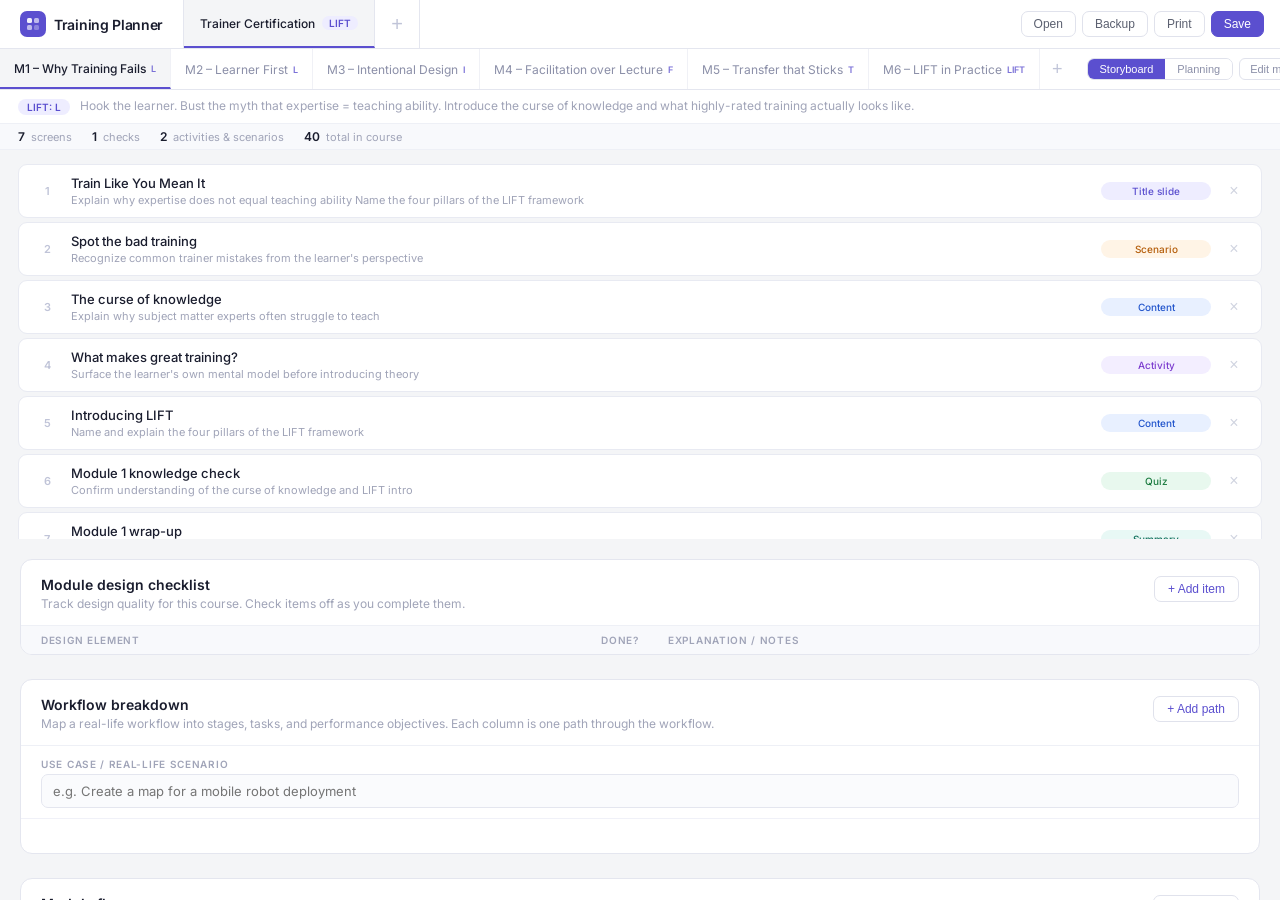
<file: training-planner.html>
<!DOCTYPE html>
<html lang="en">
<head>
<!-- Google tag (gtag.js) -->
<script async src="https://www.googletagmanager.com/gtag/js?id=G-FGDLF0THZQ"></script>
<script>
  window.dataLayer = window.dataLayer || [];
  function gtag(){dataLayer.push(arguments);}
  gtag("js", new Date());
  gtag("config", "G-FGDLF0THZQ");
</script>
<meta charset="UTF-8">
<meta name="viewport" content="width=device-width, initial-scale=1.0">
<meta name="description" content="Training Planner — storyboard and plan technical training courses in one place." />
<title>Training Planner</title>
<link href="https://fonts.googleapis.com/css2?family=Inter:wght@300;400;500;600&display=swap" rel="stylesheet">
<style>
/* ── Reset & base ── */
* { box-sizing: border-box; margin: 0; padding: 0; }
body { font-family: 'Inter', system-ui, sans-serif; background: #f4f5f7; color: #1a1d2e; font-size: 14px; height: 100vh; display: flex; flex-direction: column; overflow: hidden; }
::-webkit-scrollbar { width: 5px; height: 5px; } ::-webkit-scrollbar-track { background: transparent; } ::-webkit-scrollbar-thumb { background: #d0d4e0; border-radius: 3px; }

/* ── Top nav bar ── */
#topnav {
  background: #fff;
  border-bottom: 1px solid #e4e6ef;
  flex-shrink: 0;
  display: flex;
  align-items: center;
  min-height: 48px;
  padding: 0;
  overflow-x: auto;
}
.nav-brand {
  display: flex; align-items: center; gap: 8px;
  padding: 0 20px;
  border-right: 1px solid #e4e6ef;
  height: 48px;
  flex-shrink: 0;
}
.nav-brand-icon {
  width: 26px; height: 26px; border-radius: 7px;
  background: #5b4fcf;
  display: flex; align-items: center; justify-content: center;
  flex-shrink: 0;
}
.nav-brand-icon svg { width: 14px; height: 14px; }
.nav-brand-name { font-size: 14px; font-weight: 600; color: #1a1d2e; letter-spacing: -.3px; }
#course-tabs { display: flex; flex-shrink: 0; }
.course-tab {
  display: flex; align-items: center; gap: 7px;
  padding: 0 16px; height: 48px;
  font-size: 12px; color: #8b8fa8;
  border-right: 1px solid #e4e6ef;
  cursor: pointer; user-select: none;
  transition: background .1s, color .1s;
  white-space: nowrap;
}
.course-tab:hover { background: #f8f9fc; color: #1a1d2e; }
.course-tab.active { color: #1a1d2e; font-weight: 500; background: #f4f5f7; border-bottom: 2px solid #5b4fcf; }
.course-tab .fw-tag {
  font-size: 10px; font-weight: 600;
  background: #eeedff; color: #5b4fcf;
  padding: 1px 7px; border-radius: 20px;
}
#btn-new-course {
  padding: 0 16px; height: 48px; display: flex; align-items: center;
  font-size: 20px; color: #c0c4d8; background: none; border: none;
  border-right: 1px solid #e4e6ef;
  cursor: pointer; flex-shrink: 0; transition: color .1s;
}
#btn-new-course:hover { color: #5b4fcf; }
.nav-right {
  margin-left: auto; display: flex; align-items: center;
  gap: 6px; padding: 0 16px; flex-shrink: 0;
}
#save-status { font-size: 11px; color: #a0a4b8; white-space: nowrap; }
.nav-btn {
  padding: 5px 12px; font-size: 12px; font-weight: 500;
  border-radius: 7px; cursor: pointer;
  border: 1px solid #e0e2ec; background: #fff; color: #5b6070;
  transition: all .12s; white-space: nowrap; display: inline-flex; align-items: center; gap: 5px;
}
.nav-btn:hover { background: #f4f5f7; border-color: #c8cad8; color: #1a1d2e; }
.nav-btn.primary {
  background: #5b4fcf; border-color: #5b4fcf; color: #fff;
}
.nav-btn.primary:hover { background: #4a40b5; border-color: #4a40b5; }

/* ── Module bar ── */
#modbar {
  background: #fff;
  border-bottom: 1px solid #e4e6ef;
  flex-shrink: 0; min-height: 40px;
  display: flex; align-items: center;
  overflow-x: auto;
}
#mod-tabs { display: flex; flex-shrink: 0; }
.mod-tab {
  padding: 0 14px; height: 40px; display: flex; align-items: center; gap: 5px;
  font-size: 12px; color: #8b8fa8;
  border-right: 1px solid #f0f1f6;
  cursor: pointer; user-select: none; white-space: nowrap;
  transition: background .1s, color .1s;
}
.mod-tab:hover { background: #f8f9fc; color: #1a1d2e; }
.mod-tab.active { color: #1a1d2e; font-weight: 500; border-bottom: 2px solid #5b4fcf; background: #f4f5f7; }
.mod-tab .mod-tag { font-size: 9px; color: #5b4fcf; font-weight: 600; opacity: .8; }
#btn-new-mod {
  padding: 0 12px; height: 40px; font-size: 18px; color: #c0c4d8;
  background: none; border: none; cursor: pointer; flex-shrink: 0;
  transition: color .1s; display: flex; align-items: center;
}
#btn-new-mod:hover { color: #5b4fcf; }
.modbar-right { margin-left: auto; display: flex; align-items: center; gap: 6px; padding: 0 12px; flex-shrink: 0; }
.view-toggle { display: flex; border: 1px solid #e0e2ec; border-radius: 7px; overflow: hidden; }
.vtbtn {
  padding: 4px 12px; font-size: 11px; font-weight: 500;
  cursor: pointer; border: none; background: #fff; color: #8b8fa8;
  transition: all .12s; white-space: nowrap;
}
.vtbtn:hover { background: #f4f5f7; color: #1a1d2e; }
.vtbtn.active { background: #5b4fcf; color: #fff; }
.mod-action-btn {
  padding: 4px 10px; font-size: 11px; font-weight: 500;
  border-radius: 6px; cursor: pointer;
  border: 1px solid #e0e2ec; background: #fff; color: #8b8fa8;
  transition: all .12s; white-space: nowrap;
}
.mod-action-btn:hover { background: #f4f5f7; color: #1a1d2e; border-color: #c8cad8; }
.mod-action-btn.danger { color: #d94040; border-color: #f4c0c0; }
.mod-action-btn.danger:hover { background: #fff5f5; }

/* ── Planning context bar ── */
#planning-context-bar {
  display: none; align-items: center;
  background: #fff; border-bottom: 1px solid #e4e6ef;
  min-height: 40px; padding: 0 14px; gap: 10px;
}
.pcb-crumb { font-size: 12px; color: #a0a4b8; display: flex; align-items: center; gap: 6px; }
.pcb-crumb .sep { color: #d0d4e0; }
.pcb-crumb .active { color: #1a1d2e; font-weight: 500; }
.pcb-right { margin-left: auto; display: flex; gap: 6px; align-items: center; }

/* ── Module info strip ── */
#mod-info {
  background: #fff; border-bottom: 1px solid #eef0f6;
  padding: 7px 18px; flex-shrink: 0;
  display: flex; align-items: center; gap: 10px; min-height: 34px;
}
.fw-pill {
  font-size: 10px; font-weight: 600;
  padding: 2px 9px; border-radius: 20px;
  background: #eeedff; color: #5b4fcf;
  white-space: nowrap; flex-shrink: 0;
}
#mod-desc-text { font-size: 12px; color: #a0a4b8; line-height: 1.4; flex: 1; }

/* ── Stats bar ── */
#stats {
  display: flex; gap: 20px; padding: 5px 18px;
  background: #f8f9fc; border-bottom: 1px solid #eef0f6;
  flex-shrink: 0;
}
.stat { font-size: 11px; color: #a0a4b8; }
.stat b { color: #1a1d2e; font-weight: 600; font-size: 12px; margin-right: 3px; }

/* ── Screen area ── */
#screen-area { flex: 1; overflow-y: auto; padding: 14px 18px; background: #f4f5f7; }
#screen-table { display: flex; flex-direction: column; gap: 4px; margin-bottom: 6px; }

.screen-row {
  display: grid; grid-template-columns: 28px 1fr 110px 26px;
  gap: 10px; align-items: center;
  padding: 10px 14px;
  background: #fff;
  border: 1px solid #e8eaf2;
  border-radius: 9px;
  cursor: pointer;
  transition: border-color .12s, box-shadow .12s;
}
.screen-row:hover { border-color: #c8cadc; box-shadow: 0 1px 4px rgba(91,79,207,.06); }
.screen-row.active { border-color: #5b4fcf; box-shadow: 0 0 0 3px rgba(91,79,207,.08); }
.row-num { font-size: 11px; color: #c0c4d8; text-align: center; font-weight: 600; }
.row-info { min-width: 0; }
.row-title { font-size: 13px; font-weight: 500; color: #1a1d2e; white-space: nowrap; overflow: hidden; text-overflow: ellipsis; }
.row-obj { font-size: 11px; color: #a0a4b8; margin-top: 2px; white-space: nowrap; overflow: hidden; text-overflow: ellipsis; }
.type-badge { font-size: 10px; padding: 3px 9px; border-radius: 20px; text-align: center; font-weight: 500; white-space: nowrap; }
.tb-title-slide { background: #eeedff; color: #5b4fcf; }
.tb-content    { background: #e8f0ff; color: #2255cc; }
.tb-activity   { background: #f3eeff; color: #7c3dcf; }
.tb-scenario   { background: #fff4e6; color: #b45d0a; }
.tb-quiz       { background: #e8f8ee; color: #1a7a3f; }
.tb-video      { background: #fff0f5; color: #c0264e; }
.tb-summary    { background: #e8f8f5; color: #0d6e5a; }
.row-del { background: none; border: none; color: #d0d4e0; font-size: 16px; cursor: pointer; padding: 2px 3px; border-radius: 4px; line-height: 1; transition: color .1s; }
.row-del:hover { color: #d94040; }

#add-screen-btn {
  display: flex; align-items: center; justify-content: center; gap: 6px;
  padding: 10px; border: 1.5px dashed #d0d4e0; border-radius: 9px;
  cursor: pointer; color: #a0a4b8; font-size: 12px;
  transition: all .12s; background: transparent;
}
#add-screen-btn:hover { border-color: #5b4fcf; color: #5b4fcf; background: #f5f3ff; }
.empty-msg { text-align: center; padding: 32px; color: #a0a4b8; font-size: 13px; }

/* ── Editor ── */
#editor {
  background: #fff; border-top: 2px solid #5b4fcf;
  flex-shrink: 0; max-height: 52vh; overflow-y: auto;
}
#editor.hidden { display: none; }
#ed-top {
  display: flex; align-items: center; justify-content: space-between;
  padding: 10px 18px 8px; border-bottom: 1px solid #eef0f6;
  gap: 10px; flex-wrap: wrap; background: #faf9ff;
}
#ed-heading { font-size: 11px; font-weight: 600; color: #5b4fcf; text-transform: uppercase; letter-spacing: .08em; }
#ed-type-row { display: flex; align-items: center; gap: 8px; }
#ed-type-row label { font-size: 10px; color: #a0a4b8; text-transform: uppercase; letter-spacing: .07em; white-space: nowrap; }
#ed-type {
  background: #fff; border: 1px solid #e0e2ec; border-radius: 6px;
  color: #1a1d2e; font-family: inherit; font-size: 13px; padding: 4px 9px; cursor: pointer;
}
#ed-type:focus { outline: none; border-color: #5b4fcf; }
#ed-btns { display: flex; gap: 5px; flex-wrap: wrap; }
.ebtn {
  padding: 5px 11px; font-size: 11px; font-weight: 500; border-radius: 6px;
  cursor: pointer; border: 1px solid #e0e2ec; background: #fff; color: #5b6070;
  transition: all .1s; white-space: nowrap;
}
.ebtn:hover { background: #f4f5f7; border-color: #c8cad8; }
.ebtn.primary { background: #5b4fcf; border-color: #5b4fcf; color: #fff; font-weight: 600; }
.ebtn.primary:hover { background: #4a40b5; }
.ebtn.danger { border-color: #f4c0c0; color: #d94040; background: transparent; }
.ebtn.danger:hover { background: #fff5f5; }
#ed-fields { padding: 14px 18px 18px; background: #fff; }
.field-grid { display: grid; gap: 10px; }
.fg { display: flex; flex-direction: column; gap: 4px; }
.fg label { font-size: 10px; font-weight: 600; color: #a0a4b8; text-transform: uppercase; letter-spacing: .07em; }
.fg input, .fg textarea {
  background: #fafbfd; border: 1px solid #e4e6ef; border-radius: 7px;
  color: #1a1d2e; font-family: inherit; font-size: 13px; padding: 8px 11px;
  transition: border-color .12s, box-shadow .12s; width: 100%;
}
.fg input:focus, .fg textarea:focus { outline: none; border-color: #5b4fcf; box-shadow: 0 0 0 3px rgba(91,79,207,.08); background: #fff; }
.fg textarea { resize: vertical; line-height: 1.6; }
.fg textarea.sm  { min-height: 56px; }
.fg textarea.md  { min-height: 76px; }
.fg textarea.lg  { min-height: 104px; }

/* ── Planning panel ── */
#planning-panel { flex: 1; overflow-y: auto; display: flex; flex-direction: column; background: #f4f5f7; }
#plan-area { padding: 20px; display: flex; flex-direction: column; gap: 24px; }

.plan-section { background: #fff; border: 1px solid #e4e6ef; border-radius: 12px; overflow: hidden; }
.plan-section-hdr { display: flex; align-items: flex-start; justify-content: space-between; padding: 16px 20px 12px; border-bottom: 1px solid #eef0f6; gap: 12px; }
.plan-section-title { font-size: 14px; font-weight: 600; color: #1a1d2e; margin-bottom: 3px; }
.plan-section-sub { font-size: 12px; color: #a0a4b8; line-height: 1.4; }
.plan-add-btn {
  padding: 5px 13px; font-size: 12px; font-weight: 500; border-radius: 7px; cursor: pointer;
  border: 1px solid #e0e2ec; background: #fff; color: #5b4fcf;
  white-space: nowrap; flex-shrink: 0; transition: all .12s;
}
.plan-add-btn:hover { background: #eeedff; border-color: #c8c0f0; }

/* ── Checklist ── */
.checklist-head { display: grid; grid-template-columns: 1fr 80px 1fr 32px; gap: 8px; padding: 8px 20px; background: #f8f9fc; font-size: 10px; font-weight: 600; color: #a0a4b8; text-transform: uppercase; letter-spacing: .07em; }
.checklist-row { display: grid; grid-template-columns: 1fr 80px 1fr 32px; gap: 8px; align-items: center; padding: 7px 20px; border-top: 1px solid #f0f1f8; transition: background .1s; }
.checklist-row:hover { background: #fafbfd; }
.checklist-row input[type="text"] { background: #fafbfd; border: 1px solid #e4e6ef; border-radius: 6px; color: #1a1d2e; font-family: inherit; font-size: 12px; padding: 5px 9px; width: 100%; transition: border-color .1s; }
.checklist-row input[type="text"]:focus { outline: none; border-color: #5b4fcf; }
.checklist-row input[type="text"].note { color: #8b8fa8; font-size: 11px; }
.check-toggle { display: flex; align-items: center; justify-content: center; }
.check-toggle button { padding: 4px 11px; font-size: 11px; font-weight: 600; border-radius: 6px; cursor: pointer; border: 1px solid; transition: all .12s; white-space: nowrap; }
.check-toggle button.done { background: #e8f8ee; border-color: #8fd4a8; color: #1a7a3f; }
.check-toggle button.not-done { background: #f4f5f7; border-color: #e0e2ec; color: #a0a4b8; }
.check-toggle button:hover { opacity: .8; }
.row-del-sm { background: none; border: none; cursor: pointer; color: #d0d4e0; font-size: 15px; line-height: 1; padding: 2px 4px; border-radius: 4px; transition: color .1s; }
.row-del-sm:hover { color: #d94040; }

/* ── Workflow grid ── */
.workflow-meta { padding: 12px 20px 10px; border-bottom: 1px solid #f0f1f8; }
.wf-meta-field { display: flex; flex-direction: column; gap: 4px; }
.wf-meta-field label { font-size: 10px; font-weight: 600; color: #a0a4b8; text-transform: uppercase; letter-spacing: .07em; }
.wf-meta-field input { background: #fafbfd; border: 1px solid #e4e6ef; border-radius: 7px; color: #1a1d2e; font-family: inherit; font-size: 13px; padding: 8px 11px; width: 100%; transition: border-color .12s; }
.wf-meta-field input:focus { outline: none; border-color: #5b4fcf; }
#workflow-grid { padding: 16px 20px 18px; overflow-x: auto; }
.wf-grid-inner { display: grid; gap: 0; min-width: 500px; }
.wf-row { display: flex; align-items: stretch; gap: 0; }
.wf-row-label { width: 130px; flex-shrink: 0; display: flex; flex-direction: column; justify-content: center; padding: 8px 12px 8px 0; }
.wf-row-label-num { font-size: 10px; font-weight: 700; color: #5b4fcf; text-transform: uppercase; letter-spacing: .07em; margin-bottom: 2px; }
.wf-row-label-name { font-size: 12px; color: #5b6070; font-weight: 500; line-height: 1.3; }
.wf-row-cells { display: flex; gap: 8px; flex: 1; align-items: stretch; padding: 8px 0; }
.wf-row-arrows { display: flex; gap: 8px; margin-left: 130px; margin-bottom: 2px; }
.wf-arrow-col { display: flex; justify-content: center; font-size: 16px; color: #c8cad8; line-height: 1; }
.wf-cell { flex: 0 0 160px; background: #fafbfd; border: 1px solid #e4e6ef; border-radius: 8px; display: flex; flex-direction: column; overflow: hidden; position: relative; }
.wf-cell.wf-usecase-cell { flex: 1; background: #f8f7ff; border-color: #d8d0f8; }
.wf-cell-content { flex: 1; }
.wf-cell textarea { width: 100%; height: 100%; min-height: 54px; background: transparent; border: none; color: #1a1d2e; font-family: inherit; font-size: 12px; padding: 8px 10px; resize: none; line-height: 1.5; }
.wf-cell textarea:focus { outline: none; }
.wf-cell textarea::placeholder { color: #c0c4d8; }
.wf-cell-label { font-size: 9px; font-weight: 700; color: #c0c4d8; text-transform: uppercase; letter-spacing: .07em; padding: 6px 10px 0; }
.wf-cell.wf-stage { border-color: #d0caee; background: #f5f3ff; }
.wf-cell.wf-stage textarea { color: #4a3db5; }
.wf-cell.wf-tasks { border-color: #e4e6ef; }
.wf-cell.wf-objective { border-color: #bbe0cc; background: #f0faf4; }
.wf-cell.wf-objective textarea { color: #1a7a3f; font-size: 11px; }
.wf-cell-del { position: absolute; top: 4px; right: 4px; background: none; border: none; cursor: pointer; color: #c0c4d8; font-size: 12px; line-height: 1; padding: 1px 3px; border-radius: 3px; opacity: 0; transition: all .1s; }
.wf-cell:hover .wf-cell-del { opacity: 1; }
.wf-cell-del:hover { color: #d94040; }
.wf-add-col { flex: 0 0 36px; display: flex; align-items: center; justify-content: center; }
.wf-add-col button { width: 28px; height: 28px; border-radius: 50%; border: 1.5px dashed #d0d4e0; background: none; color: #a0a4b8; font-size: 16px; cursor: pointer; line-height: 1; transition: all .1s; display: flex; align-items: center; justify-content: center; }
.wf-add-col button:hover { border-color: #5b4fcf; color: #5b4fcf; background: #f5f3ff; }
.wf-del { background: none; border: 1px solid #f4c0c0; border-radius: 5px; color: #d94040; font-size: 11px; padding: 3px 9px; cursor: pointer; transition: all .12s; }
.wf-del:hover { background: #fff5f5; }

/* ── Flow cards ── */
#flow-cards { padding: 16px 20px 18px; display: flex; gap: 0; overflow-x: auto; }
.flow-card { flex-shrink: 0; width: 200px; display: flex; flex-direction: column; }
.flow-card-inner { background: #fafbfd; border: 1px solid #e4e6ef; border-radius: 10px; padding: 13px 12px 10px; flex: 1; display: flex; flex-direction: column; gap: 8px; margin: 0 6px; transition: border-color .12s; }
.flow-card-inner:hover { border-color: #c8cad8; }
.flow-card-arrow { display: flex; align-items: center; justify-content: center; width: 20px; flex-shrink: 0; color: #c8cad8; font-size: 18px; margin-top: 26px; }
.flow-card:first-child .flow-card-inner { margin-left: 0; }
.flow-card:last-child .flow-card-inner { margin-right: 0; }
.flow-card-hdr { display: flex; align-items: center; gap: 6px; }
.flow-card-hdr input { flex: 1; background: transparent; border: none; border-bottom: 1.5px solid #e4e6ef; color: #1a1d2e; font-family: inherit; font-size: 13px; font-weight: 600; padding: 2px 0 3px; }
.flow-card-hdr input:focus { outline: none; border-bottom-color: #5b4fcf; }
.flow-card-hdr input::placeholder { color: #c0c4d8; font-weight: 400; }
.flow-card-del { background: none; border: none; cursor: pointer; color: #d0d4e0; font-size: 14px; line-height: 1; padding: 1px 3px; border-radius: 3px; transition: color .1s; }
.flow-card-del:hover { color: #d94040; }
.flow-card textarea { flex: 1; background: transparent; border: none; color: #5b6070; font-family: inherit; font-size: 12px; padding: 4px 0; resize: none; min-height: 110px; line-height: 1.6; width: 100%; }
.flow-card textarea:focus { outline: none; }
.flow-card textarea::placeholder { color: #c0c4d8; }
.flow-card-foot { display: flex; justify-content: space-between; align-items: center; }
.flow-card-move { background: none; border: none; cursor: pointer; color: #c0c4d8; font-size: 12px; padding: 2px 5px; border-radius: 4px; transition: all .1s; }
.flow-card-move:hover { color: #5b4fcf; background: #eeedff; }
.flow-empty { padding: 24px; color: #a0a4b8; font-size: 13px; text-align: center; width: 100%; }

/* ── Modals ── */
.modal-ov { position: fixed; inset: 0; background: rgba(26,29,46,.45); display: flex; align-items: center; justify-content: center; z-index: 200; }
.modal-ov.hidden { display: none; }
.modal { background: #fff; border: 1px solid #e4e6ef; border-radius: 14px; padding: 28px; width: 480px; max-width: 95vw; box-shadow: 0 8px 32px rgba(26,29,46,.12); }
.modal h2 { font-size: 18px; font-weight: 600; margin-bottom: 5px; letter-spacing: -.2px; }
.modal p { font-size: 12px; color: #a0a4b8; margin-bottom: 20px; line-height: 1.5; }
.mfields { display: flex; flex-direction: column; gap: 12px; margin-bottom: 20px; }
.mf { display: flex; flex-direction: column; gap: 4px; }
.mf label { font-size: 10px; font-weight: 600; color: #a0a4b8; text-transform: uppercase; letter-spacing: .07em; }
.mf input, .mf textarea { background: #fafbfd; border: 1px solid #e4e6ef; border-radius: 7px; color: #1a1d2e; font-family: inherit; font-size: 13px; padding: 8px 11px; width: 100%; transition: border-color .12s; }
.mf input:focus, .mf textarea:focus { outline: none; border-color: #5b4fcf; box-shadow: 0 0 0 3px rgba(91,79,207,.08); }
.mf textarea { resize: vertical; min-height: 72px; line-height: 1.6; }
.mf small { font-size: 11px; color: #a0a4b8; margin-top: 2px; }
.mactions { display: flex; gap: 8px; justify-content: flex-end; }
.mbtn { padding: 8px 18px; font-size: 13px; border-radius: 8px; cursor: pointer; border: 1px solid #e0e2ec; background: #fff; color: #5b6070; transition: all .1s; font-weight: 500; }
.mbtn:hover { background: #f4f5f7; }
.mbtn.accent { background: #5b4fcf; border-color: #5b4fcf; color: #fff; }
.mbtn.accent:hover { background: #4a40b5; }
.framework-note { background: #f5f3ff; border: 1px solid #d8d0f8; border-radius: 8px; padding: 12px 14px; font-size: 12px; color: #5b4fcf; line-height: 1.6; }
.framework-note b { font-weight: 600; }

/* ── Toast ── */
.toast { position: fixed; bottom: 20px; right: 20px; background: #1a1d2e; color: #fff; padding: 9px 16px; border-radius: 8px; font-size: 13px; font-weight: 500; z-index: 300; opacity: 0; transform: translateY(8px); transition: all .22s; pointer-events: none; }
.toast.show { opacity: 1; transform: translateY(0); }

/* ── Utility ── */
.view-hidden { display: none !important; }
</style>
</head>
<body>

<!-- TOP NAV -->
<div id="topnav">
  <div class="nav-brand">
    <div class="nav-brand-icon">
      <svg viewBox="0 0 14 14" fill="none" xmlns="http://www.w3.org/2000/svg">
        <rect x="1" y="1" width="5" height="5" rx="1.5" fill="white" opacity=".9"/>
        <rect x="8" y="1" width="5" height="5" rx="1.5" fill="white" opacity=".6"/>
        <rect x="1" y="8" width="5" height="5" rx="1.5" fill="white" opacity=".6"/>
        <rect x="8" y="8" width="5" height="5" rx="1.5" fill="white" opacity=".3"/>
      </svg>
    </div>
    <span class="nav-brand-name">Training Planner</span>
  </div>
  <div id="course-tabs"></div>
  <button id="btn-new-course" title="New course">+</button>
  <div class="nav-right">
    <span id="save-status"></span>
    <button class="nav-btn" onclick="openFile()">Open</button>
    <button class="nav-btn" onclick="exportBackup()">Backup</button>
    <button class="nav-btn" onclick="printSummary()">Print</button>
    <button class="nav-btn primary" onclick="saveFile()">Save</button>
  </div>
</div>

<!-- MODULE BAR -->
<div id="modbar">
  <div id="mod-tabs"></div>
  <button id="btn-new-mod" title="Add module">+</button>
  <div class="modbar-right">
    <div class="view-toggle">
      <button class="vtbtn active" id="vt-storyboard" onclick="switchView('storyboard')">Storyboard</button>
      <button class="vtbtn" id="vt-planning" onclick="switchView('planning')">Planning</button>
    </div>
    <button class="mod-action-btn" onclick="editMod()">Edit module</button>
    <button class="mod-action-btn" onclick="editCourse()">Edit course</button>
    <button class="mod-action-btn danger" onclick="deleteCourse()">Delete course</button>
  </div>
</div>

<!-- PLANNING CONTEXT BAR -->
<div id="planning-context-bar">
  <div class="pcb-crumb">
    <span>All courses</span>
    <span class="sep">/</span>
    <span class="active" id="pcb-course-name"></span>
    <span class="sep">/</span>
    <span class="active">Course planning</span>
  </div>
  <div class="pcb-right">
    <div class="view-toggle">
      <button class="vtbtn" onclick="switchView('storyboard')">Storyboard</button>
      <button class="vtbtn active" onclick="switchView('planning')">Planning</button>
    </div>
    <button class="mod-action-btn" onclick="editCourse()">Edit course</button>
    <button class="mod-action-btn danger" onclick="deleteCourse()">Delete course</button>
  </div>
</div>

<!-- MODULE INFO -->
<div id="mod-info">
  <span class="fw-pill" id="mod-framework-pill" style="display:none"></span>
  <span id="mod-desc-text">Select a module above.</span>
</div>

<!-- STATS -->
<div id="stats"></div>

<!-- SCREEN LIST -->
<div id="screen-area">
  <div id="screen-table"></div>
  <div id="add-screen-btn" onclick="addScreen()">+ Add screen to this module</div>
</div>

<!-- EDITOR -->
<div id="editor" class="hidden">
  <div id="ed-top">
    <span id="ed-heading">—</span>
    <div id="ed-type-row">
      <label>Screen type</label>
      <select id="ed-type" onchange="onTypeChange()">
        <option value="title-slide">Title slide</option>
        <option value="content">Content</option>
        <option value="activity">Activity</option>
        <option value="scenario">Scenario</option>
        <option value="quiz">Quiz</option>
        <option value="video">Video</option>
        <option value="summary">Summary</option>
      </select>
    </div>
    <div id="ed-btns">
      <button class="ebtn primary" onclick="saveScreen()">Save screen</button>
      <button class="ebtn" onclick="moveScreen(-1)">↑ Up</button>
      <button class="ebtn" onclick="moveScreen(1)">↓ Down</button>
      <button class="ebtn" onclick="dupScreen()">Duplicate</button>
      <button class="ebtn danger" onclick="deleteScreen()">Delete</button>
      <button class="ebtn" onclick="closeEditor()">Close</button>
    </div>
  </div>
  <div id="ed-fields"></div>
</div>

<!-- PLANNING PANEL -->
<div id="planning-panel" class="hidden">
  <div id="plan-area">

    <div class="plan-section">
      <div class="plan-section-hdr">
        <div>
          <div class="plan-section-title">Module design checklist</div>
          <div class="plan-section-sub">Track design quality for this course. Check items off as you complete them.</div>
        </div>
        <button class="plan-add-btn" onclick="addCheckItem()">+ Add item</button>
      </div>
      <div id="checklist-table">
        <div class="checklist-head">
          <span>Design element</span>
          <span style="text-align:center">Done?</span>
          <span>Explanation / notes</span>
          <span></span>
        </div>
        <div id="checklist-rows"></div>
      </div>
    </div>

    <div class="plan-section">
      <div class="plan-section-hdr">
        <div>
          <div class="plan-section-title">Workflow breakdown</div>
          <div class="plan-section-sub">Map a real-life workflow into stages, tasks, and performance objectives. Each column is one path through the workflow.</div>
        </div>
        <button class="plan-add-btn" onclick="addWfColumn()">+ Add path</button>
      </div>
      <div class="workflow-meta">
        <div class="wf-meta-field">
          <label>Use case / real-life scenario</label>
          <input type="text" id="wf-usecase" placeholder="e.g. Create a map for a mobile robot deployment" oninput="saveWorkflowMeta()">
        </div>
      </div>
      <div id="workflow-grid"></div>
    </div>

    <div class="plan-section">
      <div class="plan-section-hdr">
        <div>
          <div class="plan-section-title">Module flow</div>
          <div class="plan-section-sub">Map the flow of each training module: Intro → Theory → Demo → Task → Wrap-up.</div>
        </div>
        <button class="plan-add-btn" onclick="addFlowCard()">+ Add card</button>
      </div>
      <div id="flow-cards"></div>
    </div>

  </div>
</div>

<!-- COURSE MODAL -->
<div class="modal-ov hidden" id="course-modal">
  <div class="modal">
    <h2 id="course-modal-title">New course</h2>
    <p>Courses can use any framework or none at all — the planner works either way.</p>
    <div class="mfields">
      <div class="mf"><label>Course name</label><input id="cm-name" placeholder="e.g. New Employee Onboarding, Sales Methodology…"></div>
      <div class="mf"><label>Description (optional)</label><textarea id="cm-desc" placeholder="What is this course about? Who is it for?"></textarea></div>
      <div class="mf"><label>Framework / theme (optional)</label><input id="cm-framework" placeholder="e.g. LIFT, ADDIE, Kirkpatrick — or leave blank"><small>Used as a label only. Leaving it blank is fine.</small></div>
      <div class="mf"><label>Audience</label><input id="cm-audience" placeholder="e.g. New sales hires, Technical trainers…"></div>
      <div class="framework-note"><b>Using the LIFT framework?</b> Add "LIFT" above and each module can be tagged to a pillar (L / I / F / T).</div>
    </div>
    <div class="mactions">
      <button class="mbtn" onclick="closeModal('course-modal')">Cancel</button>
      <button class="mbtn accent" id="course-modal-save">Create course</button>
    </div>
  </div>
</div>

<!-- MODULE MODAL -->
<div class="modal-ov hidden" id="mod-modal">
  <div class="modal">
    <h2 id="mod-modal-title">New module</h2>
    <p id="mod-modal-sub">Add a module to this course. You can edit everything later.</p>
    <div class="mfields">
      <div class="mf"><label>Module name</label><input id="mm-name" placeholder="e.g. Module 1 – Introduction…"></div>
      <div class="mf"><label>Description (optional)</label><textarea id="mm-desc" placeholder="What does this module cover?"></textarea></div>
      <div class="mf"><label id="mm-tag-label">Framework tag (optional)</label><input id="mm-tag" placeholder="e.g. L, I, F, T for LIFT — or leave blank"><small id="mm-tag-hint">Leave blank if not using a framework.</small></div>
    </div>
    <div class="mactions">
      <button class="mbtn" onclick="closeModal('mod-modal')">Cancel</button>
      <button class="mbtn accent" id="mod-modal-save">Add module</button>
    </div>
  </div>
</div>

<div class="toast" id="toast"></div>

<script>
'use strict';

const esc = s => (s||'').replace(/&/g,'&amp;').replace(/</g,'&lt;').replace(/>/g,'&gt;').replace(/"/g,'&quot;');

const TYPE_FIELDS = {
  'title-slide': { grid:'1fr 1fr', fields:[
    {key:'title',       label:'Slide title',                              type:'input',    span:1, ph:'e.g. Welcome to the course'},
    {key:'subtitle',    label:'Subtitle or tagline',                      type:'input',    span:1, ph:'e.g. What you will be able to do differently'},
    {key:'mod_obj',     label:'Module learning objectives',               type:'textarea', span:2, cls:'md', ph:'By the end of this module, learners will be able to…'},
    {key:'hook',        label:'Opening hook or prompt',                   type:'textarea', span:2, cls:'sm', ph:'An opening question, statistic, or story to draw learners in…'},
    {key:'visual',      label:'Visual / design notes',                    type:'textarea', span:2, cls:'sm', ph:'Background image, animation, brand notes, tone…'},
  ]},
  'content': { grid:'1fr 1fr', fields:[
    {key:'title',       label:'Screen title',                             type:'input',    span:2, ph:'e.g. Why this matters'},
    {key:'obj',         label:'Learning objective for this screen',       type:'input',    span:2, ph:'Learner will be able to…'},
    {key:'narration',   label:'Key points / narration script',            type:'textarea', span:1, cls:'lg', ph:'Main content, key points, talking points or script…'},
    {key:'visual',      label:'Visual / on-screen content',              type:'textarea', span:1, cls:'lg', ph:'What appears on screen — diagrams, images, text, quotes…'},
    {key:'transition',  label:'Transition / bridge to next',             type:'textarea', span:2, cls:'sm', ph:'How does this connect to what comes next?'},
  ]},
  'activity': { grid:'1fr 1fr', fields:[
    {key:'title',       label:'Activity title',                           type:'input',    span:2, ph:'e.g. Apply what you just learned'},
    {key:'obj',         label:'Learning objective',                       type:'input',    span:2, ph:'Learner will be able to…'},
    {key:'instructions',label:'Learner instructions',                     type:'textarea', span:2, cls:'sm', ph:'What exactly do learners do? Be specific.'},
    {key:'narration',   label:'Facilitator / narration notes',           type:'textarea', span:1, cls:'md', ph:'Setup, context, or script to introduce the activity…'},
    {key:'interaction', label:'Interaction / platform notes',            type:'textarea', span:1, cls:'md', ph:'Click interactions, drag/drop, free-text, timer, polling…'},
    {key:'debrief',     label:'Debrief questions',                       type:'textarea', span:1, cls:'sm', ph:'What do you ask after to consolidate the learning?'},
    {key:'notes',       label:'Production notes / estimated time',       type:'textarea', span:1, cls:'sm', ph:'Time estimate, assets needed, design notes…'},
  ]},
  'scenario': { grid:'1fr 1fr', fields:[
    {key:'title',       label:'Scenario title',                           type:'input',    span:2, ph:'e.g. The difficult conversation'},
    {key:'obj',         label:'Learning objective',                       type:'input',    span:2, ph:'Learner will be able to…'},
    {key:'situation',   label:'Situation setup',                          type:'textarea', span:2, cls:'md', ph:'Describe the scenario. Who is involved, what is happening, what is at stake?'},
    {key:'prompt',      label:'Decision prompt',                          type:'textarea', span:2, cls:'sm', ph:'What question or decision does the learner face?'},
    {key:'options',     label:'Response options (A / B / C / D)',        type:'textarea', span:1, cls:'lg', ph:'A: …\nB: …\nC: …\nD: …'},
    {key:'feedback',    label:'Consequence / feedback per choice',       type:'textarea', span:1, cls:'lg', ph:'What happens for each choice? What does the learner learn?'},
    {key:'notes',       label:'Production notes',                        type:'textarea', span:2, cls:'sm', ph:'Branching logic, assets, design notes…'},
  ]},
  'quiz': { grid:'1fr 1fr', fields:[
    {key:'title',       label:'Quiz title',                               type:'input',    span:2, ph:'e.g. Module 1 knowledge check'},
    {key:'obj',         label:'What this quiz is checking',               type:'input',    span:2, ph:'e.g. Understanding of the core framework introduced in this module'},
    {key:'q1',          label:'Question 1',                               type:'textarea', span:2, cls:'sm', ph:'Question text\nA: …  B: …  C: …  D: …\nCorrect: '},
    {key:'q2',          label:'Question 2',                               type:'textarea', span:2, cls:'sm', ph:'Question text\nA: …  B: …  C: …  D: …\nCorrect: '},
    {key:'q3',          label:'Question 3',                               type:'textarea', span:2, cls:'sm', ph:'Question text\nA: …  B: …  C: …  D: …\nCorrect: '},
    {key:'q4',          label:'Question 4 (optional)',                    type:'textarea', span:2, cls:'sm', ph:'Question text\nA: …  B: …  C: …  D: …\nCorrect: '},
    {key:'feedback',    label:'Pass / fail feedback messages',            type:'textarea', span:2, cls:'sm', ph:'Pass: "Great work…"   Fail: "Review the section on…"'},
    {key:'notes',       label:'Production notes',                         type:'textarea', span:2, cls:'sm', ph:'Attempts allowed, pass threshold, randomise order, time limit…'},
  ]},
  'video': { grid:'1fr 1fr', fields:[
    {key:'title',       label:'Screen title',                             type:'input',    span:2, ph:'e.g. See it in action'},
    {key:'obj',         label:'Learning objective',                       type:'input',    span:2, ph:'Learner will be able to…'},
    {key:'description', label:'Video description / script',              type:'textarea', span:2, cls:'lg', ph:'What does the video show? Key moments, who appears, approximate length…'},
    {key:'highlights',  label:'Key moments to highlight',                type:'textarea', span:1, cls:'md', ph:'Timestamps or moments to call out with captions or annotations…'},
    {key:'followup',    label:'Follow-up prompt or question',            type:'textarea', span:1, cls:'md', ph:'What do learners do or reflect on after watching?'},
    {key:'notes',       label:'Production notes',                        type:'textarea', span:2, cls:'sm', ph:'Source, runtime, captions, accessibility notes…'},
  ]},
  'summary': { grid:'1fr 1fr', fields:[
    {key:'title',       label:'Screen title',                             type:'input',    span:2, ph:'e.g. Module wrap-up'},
    {key:'takeaways',   label:'Key takeaways (3–5 bullet points)',        type:'textarea', span:2, cls:'md', ph:'• …\n• …\n• …'},
    {key:'reflection',  label:'Reflection prompt',                        type:'textarea', span:1, cls:'sm', ph:'What is one thing from this module you will apply right away?'},
    {key:'bridge',      label:'Bridge to next module',                   type:'textarea', span:1, cls:'sm', ph:'How does this connect to what comes next?'},
    {key:'visual',      label:'Visual / design notes',                   type:'textarea', span:2, cls:'sm', ph:'Progress indicator, completion animation, certificate…'},
  ]},
};

const ALL_KEYS = ['title','subtitle','mod_obj','hook','obj','narration','visual','transition',
  'instructions','interaction','debrief','situation','prompt','options','feedback',
  'q1','q2','q3','q4','description','highlights','followup','takeaways','reflection','bridge','notes'];

const TYPE_LABEL = {'title-slide':'Title slide','content':'Content','activity':'Activity','scenario':'Scenario','quiz':'Quiz','video':'Video','summary':'Summary'};

// ── App data ──────────────────────────────────────────────────────────────────
let data = {
  activeCourse: 'c1',
  courses: [
    {
      id: 'c1',
      name: 'Trainer Certification',
      desc: 'Adult learning principles for technical and sales professionals. Covers the LIFT framework.',
      framework: 'LIFT',
      audience: 'Technical and sales employees who need to train others',
      activeMod: 'm1',
      modules: [
        {id:'m1',name:'M1 – Why Training Fails',        tag:'L',   desc:'Hook the learner. Bust the myth that expertise = teaching ability. Introduce the curse of knowledge and what highly-rated training actually looks like.'},
        {id:'m2',name:'M2 – Learner First',             tag:'L',   desc:'Audience analysis, learner personas, motivation theory (ARCS). Who is in the room and why it changes everything about how you design training.'},
        {id:'m3',name:'M3 – Intentional Design',        tag:'I',   desc:'Writing real objectives, structuring activities with purpose: Connect → Explore → Transform. The 20/80 rule and effective recap sessions.'},
        {id:'m4',name:'M4 – Facilitation over Lecture', tag:'F',   desc:'Open questions, body language (55/38/7), tone of voice. Your role is guide and process driver — not broadcaster.'},
        {id:'m5',name:'M5 – Transfer that Sticks',      tag:'T',   desc:'Flow theory, Zone of Proximal Development, practice design, reflection, and verbalizing to consolidate learning.'},
        {id:'m6',name:'M6 – LIFT in Practice',          tag:'LIFT',desc:'Capstone. Self-assessment, full training design challenge, personal action plan, and certification.'},
      ],
      screens: [
        {id:'s101',mid:'m1',type:'title-slide',title:'Train Like You Mean It',subtitle:'From expert to educator',mod_obj:'Explain why expertise does not equal teaching ability\nName the four pillars of the LIFT framework',hook:'Think of the best training you ever attended. What made it great?',visual:'Animated title reveal. Conversational, confident — not corporate.',obj:'',narration:'',transition:'',instructions:'',interaction:'',debrief:'',situation:'',prompt:'',options:'',feedback:'',q1:'',q2:'',q3:'',q4:'',description:'',highlights:'',followup:'',takeaways:'',reflection:'',bridge:'',notes:'Set a conversational tone immediately.'},
        {id:'s102',mid:'m1',type:'scenario',title:'Spot the bad training',subtitle:'',mod_obj:'',hook:'',visual:'',obj:"Recognize common trainer mistakes from the learner's perspective",narration:'',transition:'',instructions:'',interaction:'3 clickable scenario cards',debrief:'',situation:'Three realistic trainer scenarios. Each represents a common mistake.',prompt:'What is going wrong in each of these training sessions?',options:'Card 1: Expert talks non-stop for 45 minutes\nCard 2: Trainer assumes everyone has prior knowledge\nCard 3: Full day of slides, no practice',feedback:'Reveal the mistake and why it damages learning.',q1:'',q2:'',q3:'',q4:'',description:'',highlights:'',followup:'',takeaways:'',reflection:'',bridge:'',notes:"Keep it relatable."},
        {id:'s103',mid:'m1',type:'content',title:'The curse of knowledge',subtitle:'',mod_obj:'',hook:'',visual:'Piaget quote on screen.',obj:'Explain why subject matter experts often struggle to teach',narration:"Once you know something deeply, it is nearly impossible to recall what it felt like not to know it.",transition:'This is why we need a framework. Enter LIFT.',instructions:'',interaction:'',debrief:'',situation:'',prompt:'',options:'',feedback:'',q1:'',q2:'',q3:'',q4:'',description:'',highlights:'',followup:'',takeaways:'',reflection:'',bridge:'',notes:"Emotional hook. Don't rush it."},
        {id:'s104',mid:'m1',type:'activity',title:'What makes great training?',subtitle:'',mod_obj:'',hook:'',visual:'',obj:"Surface the learner's own mental model before introducing theory",narration:'Before we tell you anything, we want to know what YOU think.',transition:'',instructions:'Reflect on your experience as a learner. What made the best training you attended so effective?',interaction:'Free-text input. After submitting, reveal the Highly Rated Training research list.',debrief:'How does your list compare to the research? What surprised you?',situation:'',prompt:'',options:'',feedback:'',q1:'',q2:'',q3:'',q4:'',description:'',highlights:'',followup:'',takeaways:'',reflection:'',bridge:'',notes:"Key items: responded to my needs, two-way communication, relatable examples, didn't feel stupid."},
        {id:'s105',mid:'m1',type:'content',title:'Introducing LIFT',subtitle:'',mod_obj:'',hook:'',visual:'Animated four-pillar reveal. Click each to expand.',obj:'Name and explain the four pillars of the LIFT framework',narration:"Great training is not accidental. It is built on four principles: Learner First, Intentional Design, Facilitation over Lecture, Transfer that Sticks.",transition:'The next five modules each go deep on one of these pillars.',instructions:'',interaction:'',debrief:'',situation:'',prompt:'',options:'',feedback:'',q1:'',q2:'',q3:'',q4:'',description:'',highlights:'',followup:'',takeaways:'',reflection:'',bridge:'',notes:'Framework anchor. Keep it visual.'},
        {id:'s106',mid:'m1',type:'quiz',title:'Module 1 knowledge check',subtitle:'',mod_obj:'',hook:'',visual:'',obj:'Confirm understanding of the curse of knowledge and LIFT intro',narration:'',transition:'',instructions:'',interaction:'',debrief:'',situation:'',prompt:'',options:'',feedback:'Pass: Great — you have the foundations.\nFail: Review the curse of knowledge section.',q1:'What is the curse of knowledge?\nA: Knowing too much  B: Difficulty recalling not knowing something  C: Experts refusing to share  D: Information overload\nCorrect: B',q2:'Which LIFT pillar focuses on knowing your audience?\nA: Intentional Design  B: Facilitation over Lecture  C: Learner First  D: Transfer that Sticks\nCorrect: C',q3:'True or false: A great subject matter expert will automatically be a great trainer.\nCorrect: False',q4:'',description:'',highlights:'',followup:'',takeaways:'',reflection:'',bridge:'',notes:'3 questions. Immediate feedback. No penalty.'},
        {id:'s107',mid:'m1',type:'summary',title:'Module 1 wrap-up',subtitle:'',mod_obj:'',hook:'',visual:'Progress bar showing M1 complete.',obj:'',narration:'',transition:'',instructions:'',interaction:'',debrief:'',situation:'',prompt:'',options:'',feedback:'',q1:'',q2:'',q3:'',q4:'',description:'',highlights:'',followup:'',takeaways:'• Expertise and teaching are different skills\n• The curse of knowledge explains why experts default to poor training\n• Great training follows four principles: LIFT',reflection:'What is one assumption you make about your learners that you should challenge?',bridge:'In Module 2 we go deep on the L — who your learners actually are.',notes:''},
        {id:'s201',mid:'m2',type:'title-slide',title:"Who's actually in the room?",subtitle:'The L in LIFT: Learner First',mod_obj:'Conduct a basic audience analysis\nApply the ARCS motivation model',hook:'',visual:'',obj:'',narration:'',transition:'',instructions:'',interaction:'',debrief:'',situation:'',prompt:'',options:'',feedback:'',q1:'',q2:'',q3:'',q4:'',description:'',highlights:'',followup:'',takeaways:'',reflection:'',bridge:'',notes:''},
        {id:'s202',mid:'m2',type:'activity',title:'Learner persona builder',subtitle:'',mod_obj:'',hook:'',visual:'',obj:'Practice identifying learner characteristics before designing',narration:'',transition:'',instructions:'Build a profile of a typical learner for a training session you deliver.',interaction:'Drag-and-drop persona cards: role, motivation, experience, attitude',debrief:'How does knowing this change how you would design the session?',situation:'',prompt:'',options:'',feedback:'',q1:'',q2:'',q3:'',q4:'',description:'',highlights:'',followup:'',takeaways:'',reflection:'',bridge:'',notes:''},
        {id:'s203',mid:'m2',type:'content',title:'What motivates adult learners',subtitle:'',mod_obj:'',hook:'',visual:'Interactive ARCS model diagram',obj:'Apply the four ARCS motivation factors to training design',narration:'',transition:'',instructions:'',interaction:'Click each letter to reveal the factor and a real example.',debrief:'',situation:'',prompt:'',options:'',feedback:'',q1:'',q2:'',q3:'',q4:'',description:'',highlights:'',followup:'',takeaways:'',reflection:'',bridge:'',notes:''},
        {id:'s204',mid:'m2',type:'scenario',title:'"I was told to come"',subtitle:'',mod_obj:'',hook:'',visual:'',obj:'Apply motivation strategies to a resistant learner',narration:'',transition:'',instructions:'',interaction:'',debrief:'',situation:'You are facilitating training. One participant crosses their arms and says "I was told I had to be here."',prompt:'What do you do?',options:"A: Ignore and continue\nB: Call them out in front of the group\nC: Acknowledge privately and connect to their role\nD: Ask the group to convince them",feedback:"C is most effective — connects to Relevance in ARCS.",q1:'',q2:'',q3:'',q4:'',description:'',highlights:'',followup:'',takeaways:'',reflection:'',bridge:'',notes:''},
        {id:'s205',mid:'m2',type:'quiz',title:'Module 2 knowledge check',subtitle:'',mod_obj:'',hook:'',visual:'',obj:'Apply ARCS to realistic situations',narration:'',transition:'',instructions:'',interaction:'',debrief:'',situation:'',prompt:'',options:'',feedback:'',q1:'What does the R in ARCS stand for?\nA: Repetition  B: Relevance  C: Recall  D: Readiness\nCorrect: B',q2:'',q3:'',q4:'',description:'',highlights:'',followup:'',takeaways:'',reflection:'',bridge:'',notes:''},
        {id:'s206',mid:'m2',type:'summary',title:'Module 2 wrap-up',subtitle:'',mod_obj:'',hook:'',visual:'',obj:'',narration:'',transition:'',instructions:'',interaction:'',debrief:'',situation:'',prompt:'',options:'',feedback:'',q1:'',q2:'',q3:'',q4:'',description:'',highlights:'',followup:'',takeaways:"• Know your learner before you design anything\n• Adults are motivated by relevance, confidence, and satisfaction\n• Resistance is a signal, not a problem",reflection:'',bridge:'In Module 3 we tackle Intentional Design.',notes:''},
        {id:'s301',mid:'m3',type:'title-slide',title:'Design before you deliver',subtitle:'The I in LIFT: Intentional Design',mod_obj:"Write measurable learner-focused objectives\nApply Connect → Explore → Transform\nFix sessions where one voice dominates",hook:'',visual:'',obj:'',narration:'',transition:'',instructions:'',interaction:'',debrief:'',situation:'',prompt:'',options:'',feedback:'',q1:'',q2:'',q3:'',q4:'',description:'',highlights:'',followup:'',takeaways:'',reflection:'',bridge:'',notes:''},
        {id:'s302',mid:'m3',type:'content',title:'Writing real objectives',subtitle:'',mod_obj:'',hook:'',visual:'Before/after examples on screen',obj:'Write measurable, learner-focused objectives',narration:'',transition:'',instructions:'',interaction:'Learner spots the difference between two versions.',debrief:'',situation:'',prompt:'',options:'',feedback:'',q1:'',q2:'',q3:'',q4:'',description:'',highlights:'',followup:'',takeaways:'',reflection:'',bridge:'',notes:''},
        {id:'s303',mid:'m3',type:'content',title:'Connect → Explore → Transform',subtitle:'',mod_obj:'',hook:'',visual:'Animated three-phase flow diagram',obj:'Apply the three-phase activity structure to any topic',narration:'',transition:'',instructions:'',interaction:'Click each phase to expand.',debrief:'',situation:'',prompt:'',options:'',feedback:'',q1:'',q2:'',q3:'',q4:'',description:'',highlights:'',followup:'',takeaways:'',reflection:'',bridge:'',notes:''},
        {id:'s304',mid:'m3',type:'activity',title:'The 20/80 rule in action',subtitle:'',mod_obj:'',hook:'',visual:'',obj:'Identify and fix sessions where one voice dominates',narration:'',transition:'',instructions:'Watch the video clip then answer the debrief questions.',interaction:'Video scenario embedded',debrief:'What percentage of time did the trainer speak? What could be different?',situation:'',prompt:'',options:'',feedback:'',q1:'',q2:'',q3:'',q4:'',description:'',highlights:'',followup:'',takeaways:'',reflection:'',bridge:'',notes:''},
        {id:'s305',mid:'m3',type:'content',title:'Recap sessions: why and how',subtitle:'',mod_obj:'',hook:'',visual:'',obj:'Design effective recap moments that reinforce learning',narration:'',transition:'',instructions:'',interaction:'',debrief:'',situation:'',prompt:'',options:'',feedback:'',q1:'',q2:'',q3:'',q4:'',description:'',highlights:'',followup:'',takeaways:'',reflection:'',bridge:'',notes:''},
        {id:'s306',mid:'m3',type:'quiz',title:'Module 3 knowledge check',subtitle:'',mod_obj:'',hook:'',visual:'',obj:'',narration:'',transition:'',instructions:'',interaction:'',debrief:'',situation:'',prompt:'',options:'',feedback:'',q1:'',q2:'',q3:'',q4:'',description:'',highlights:'',followup:'',takeaways:'',reflection:'',bridge:'',notes:''},
        {id:'s307',mid:'m3',type:'summary',title:'Module 3 wrap-up',subtitle:'',mod_obj:'',hook:'',visual:'',obj:'',narration:'',transition:'',instructions:'',interaction:'',debrief:'',situation:'',prompt:'',options:'',feedback:'',q1:'',q2:'',q3:'',q4:'',description:'',highlights:'',followup:'',takeaways:'',reflection:'',bridge:'In Module 4 we tackle Facilitation.',notes:''},
        {id:'s401',mid:'m4',type:'title-slide',title:"Guide, don't broadcast",subtitle:'The F in LIFT: Facilitation over Lecture',mod_obj:"Describe a facilitator's four core roles\nApply open questioning\nManage dominant participants",hook:'',visual:'',obj:'',narration:'',transition:'',instructions:'',interaction:'',debrief:'',situation:'',prompt:'',options:'',feedback:'',q1:'',q2:'',q3:'',q4:'',description:'',highlights:'',followup:'',takeaways:'',reflection:'',bridge:'',notes:''},
        {id:'s402',mid:'m4',type:'content',title:"The facilitator's four roles",subtitle:'',mod_obj:'',hook:'',visual:'',obj:'Describe the four core facilitation roles',narration:'',transition:'',instructions:'',interaction:'',debrief:'',situation:'',prompt:'',options:'',feedback:'',q1:'',q2:'',q3:'',q4:'',description:'',highlights:'',followup:'',takeaways:'',reflection:'',bridge:'',notes:''},
        {id:'s403',mid:'m4',type:'content',title:'The 55/38/7 rule',subtitle:'',mod_obj:'',hook:'',visual:'Interactive visual breakdown',obj:'Explain how body language and tone outweigh the words you say',narration:'',transition:'',instructions:'',interaction:'',debrief:'',situation:'',prompt:'',options:'',feedback:'',q1:'',q2:'',q3:'',q4:'',description:'',highlights:'',followup:'',takeaways:'',reflection:'',bridge:'',notes:''},
        {id:'s404',mid:'m4',type:'activity',title:'Open vs closed questions',subtitle:'',mod_obj:'',hook:'',visual:'',obj:'Rewrite closed questions as open ones',narration:'',transition:'',instructions:'Rewrite each of the five closed questions as an open question.',interaction:'5-question rewrite with immediate feedback',debrief:'When is a closed question appropriate in training?',situation:'',prompt:'',options:'',feedback:'',q1:'',q2:'',q3:'',q4:'',description:'',highlights:'',followup:'',takeaways:'',reflection:'',bridge:'',notes:''},
        {id:'s405',mid:'m4',type:'scenario',title:'The runaway expert',subtitle:'',mod_obj:'',hook:'',visual:'',obj:'Apply facilitation techniques when a participant dominates',narration:'',transition:'',instructions:'',interaction:'',debrief:'',situation:'A participant who clearly knows the subject keeps jumping in before others can respond.',prompt:"You're 20 minutes in. What do you do?",options:"A: Let them continue\nB: Interrupt and redirect\nC: Acknowledge expertise, invite others\nD: Call a break, speak privately",feedback:"C works in the moment. D if C has failed. B risks conflict. A sacrifices the group.",q1:'',q2:'',q3:'',q4:'',description:'',highlights:'',followup:'',takeaways:'',reflection:'',bridge:'',notes:''},
        {id:'s406',mid:'m4',type:'quiz',title:'Module 4 knowledge check',subtitle:'',mod_obj:'',hook:'',visual:'',obj:'',narration:'',transition:'',instructions:'',interaction:'',debrief:'',situation:'',prompt:'',options:'',feedback:'',q1:'',q2:'',q3:'',q4:'',description:'',highlights:'',followup:'',takeaways:'',reflection:'',bridge:'',notes:''},
        {id:'s407',mid:'m4',type:'summary',title:'Module 4 wrap-up',subtitle:'',mod_obj:'',hook:'',visual:'',obj:'',narration:'',transition:'',instructions:'',interaction:'',debrief:'',situation:'',prompt:'',options:'',feedback:'',q1:'',q2:'',q3:'',q4:'',description:'',highlights:'',followup:'',takeaways:'',reflection:'',bridge:'In Module 5 we tackle Transfer.',notes:''},
        {id:'s501',mid:'m5',type:'title-slide',title:'Make it stick',subtitle:'The T in LIFT: Transfer that Sticks',mod_obj:'Apply flow theory to calibrate difficulty\nDesign using Zone of Proximal Development\nExplain why verbalizing consolidates learning',hook:'',visual:'',obj:'',narration:'',transition:'',instructions:'',interaction:'',debrief:'',situation:'',prompt:'',options:'',feedback:'',q1:'',q2:'',q3:'',q4:'',description:'',highlights:'',followup:'',takeaways:'',reflection:'',bridge:'',notes:''},
        {id:'s502',mid:'m5',type:'content',title:'Flow: challenge meets skill',subtitle:'',mod_obj:'',hook:'',visual:'Interactive challenge/skill axis',obj:'Apply flow theory to calibrate activity difficulty',narration:'',transition:'',instructions:'',interaction:'',debrief:'',situation:'',prompt:'',options:'',feedback:'',q1:'',q2:'',q3:'',q4:'',description:'',highlights:'',followup:'',takeaways:'',reflection:'',bridge:'',notes:''},
        {id:'s503',mid:'m5',type:'content',title:'Zone of Proximal Development',subtitle:'',mod_obj:'',hook:'',visual:'',obj:'Design activities at the right level',narration:'',transition:'',instructions:'',interaction:'',debrief:'',situation:'',prompt:'',options:'',feedback:'',q1:'',q2:'',q3:'',q4:'',description:'',highlights:'',followup:'',takeaways:'',reflection:'',bridge:'',notes:''},
        {id:'s504',mid:'m5',type:'content',title:'Verbalize to internalize',subtitle:'',mod_obj:'',hook:'',visual:'',obj:'Explain why learners must speak or write to consolidate learning',narration:'',transition:'',instructions:'',interaction:'',debrief:'',situation:'',prompt:'',options:'',feedback:'',q1:'',q2:'',q3:'',q4:'',description:'',highlights:'',followup:'',takeaways:'',reflection:'',bridge:'',notes:''},
        {id:'s505',mid:'m5',type:'activity',title:'Design a sticky activity',subtitle:'',mod_obj:'',hook:'',visual:'',obj:'Apply Connect → Explore → Transform to a real training topic',narration:'',transition:'',instructions:'Design one activity using Connect → Explore → Transform for a topic you actually train on.',interaction:'Guided design template with field for each phase',debrief:'Would a learner leave this able to do something they could not before?',situation:'',prompt:'',options:'',feedback:'',q1:'',q2:'',q3:'',q4:'',description:'',highlights:'',followup:'',takeaways:'',reflection:'',bridge:'',notes:''},
        {id:'s506',mid:'m5',type:'quiz',title:'Module 5 knowledge check',subtitle:'',mod_obj:'',hook:'',visual:'',obj:'',narration:'',transition:'',instructions:'',interaction:'',debrief:'',situation:'',prompt:'',options:'',feedback:'',q1:'',q2:'',q3:'',q4:'',description:'',highlights:'',followup:'',takeaways:'',reflection:'',bridge:'',notes:''},
        {id:'s507',mid:'m5',type:'summary',title:'Module 5 wrap-up',subtitle:'',mod_obj:'',hook:'',visual:'',obj:'',narration:'',transition:'',instructions:'',interaction:'',debrief:'',situation:'',prompt:'',options:'',feedback:'',q1:'',q2:'',q3:'',q4:'',description:'',highlights:'',followup:'',takeaways:'',reflection:'',bridge:'In the final module you bring all four LIFT pillars together.',notes:''},
        {id:'s601',mid:'m6',type:'title-slide',title:'LIFT in practice',subtitle:'Capstone — putting it all together',mod_obj:'Self-assess across all four LIFT pillars\nDesign a complete 30-minute training session\nCommit to a personal action plan',hook:'',visual:'',obj:'',narration:'',transition:'',instructions:'',interaction:'',debrief:'',situation:'',prompt:'',options:'',feedback:'',q1:'',q2:'',q3:'',q4:'',description:'',highlights:'',followup:'',takeaways:'',reflection:'',bridge:'',notes:''},
        {id:'s602',mid:'m6',type:'activity',title:'LIFT self-assessment',subtitle:'',mod_obj:'',hook:'',visual:'',obj:'Identify personal strengths and gaps across all four LIFT pillars',narration:'',transition:'',instructions:'Rate yourself honestly on each LIFT pillar.',interaction:'Interactive self-rating wheel — L, I, F, T sliders',debrief:'What one area will you focus on first?',situation:'',prompt:'',options:'',feedback:'',q1:'',q2:'',q3:'',q4:'',description:'',highlights:'',followup:'',takeaways:'',reflection:'',bridge:'',notes:''},
        {id:'s603',mid:'m6',type:'activity',title:'Full training design challenge',subtitle:'',mod_obj:'',hook:'',visual:'',obj:'Apply all four LIFT pillars to plan a complete 30-minute training session',narration:'',transition:'',instructions:'Design a 30-minute session on a topic you actually deliver.',interaction:'Multi-section template: audience, objectives, activity structure, facilitation plan, transfer strategy',debrief:'Peer review: does this genuinely apply all four LIFT pillars?',situation:'',prompt:'',options:'',feedback:'',q1:'',q2:'',q3:'',q4:'',description:'',highlights:'',followup:'',takeaways:'',reflection:'',bridge:'',notes:''},
        {id:'s604',mid:'m6',type:'content',title:'Trainer roles and responsibilities',subtitle:'',mod_obj:'',hook:'',visual:'',obj:'Understand ongoing expectations after certification',narration:'',transition:'',instructions:'',interaction:'',debrief:'',situation:'',prompt:'',options:'',feedback:'',q1:'',q2:'',q3:'',q4:'',description:'',highlights:'',followup:'',takeaways:'',reflection:'',bridge:'',notes:''},
        {id:'s605',mid:'m6',type:'activity',title:'Personal action plan',subtitle:'',mod_obj:'',hook:'',visual:'',obj:'Commit to 3 specific changes in how you design or deliver training',narration:'',transition:'',instructions:'Complete your LIFT action plan. Be specific.',interaction:'Fill-in template: What will I do? By when? How will I know it worked?',debrief:'',situation:'',prompt:'',options:'',feedback:'',q1:'',q2:'',q3:'',q4:'',description:'',highlights:'',followup:'',takeaways:'',reflection:'',bridge:'',notes:''},
        {id:'s606',mid:'m6',type:'summary',title:"You're certified — now LIFT",subtitle:'',mod_obj:'',hook:'',visual:'Certification badge reveal. LIFT framework recap graphic.',obj:'',narration:'',transition:'',instructions:'',interaction:'',debrief:'',situation:'',prompt:'',options:'',feedback:'',q1:'',q2:'',q3:'',q4:'',description:'',highlights:'',followup:'',takeaways:"• Training is a skill — expertise alone is not enough\n• LIFT: Learner First, Intentional Design, Facilitation over Lecture, Transfer that Sticks\n• The best trainers keep learning how to train",reflection:'What will you do differently in your very next training session?',bridge:'Your certification is the beginning. Return to this framework every time you design.',notes:''},
      ]
    }
  ]
};

// ── State helpers ─────────────────────────────────────────────────────────────
let editingId  = null;
let dirty      = false;
let fileHandle = null;
const fsOk     = 'showSaveFilePicker' in window;

const course     = () => data.courses.find(c => c.id === data.activeCourse);
const mod        = () => course()?.modules.find(m => m.id === course()?.activeMod);
const modScreens = () => course()?.screens.filter(s => s.mid === course()?.activeMod) || [];

// ── Render: Course tabs ───────────────────────────────────────────────────────
function renderCourseTabs() {
  document.getElementById('course-tabs').innerHTML = data.courses.map(c =>
    `<div class="course-tab${c.id===data.activeCourse?' active':''}" onclick="switchCourse('${c.id}')">
      ${esc(c.name)}${c.framework?`<span class="fw-tag">${esc(c.framework)}</span>`:''}
    </div>`
  ).join('');
}

// ── Render: Module tabs ───────────────────────────────────────────────────────
function renderModTabs() {
  const c = course();
  if (!c) return;
  document.getElementById('mod-tabs').innerHTML = (c.modules||[]).map(m =>
    `<div class="mod-tab${m.id===c.activeMod?' active':''}" onclick="switchMod('${m.id}')">
      ${esc(m.name)}${m.tag?`<span class="mod-tag">${esc(m.tag)}</span>`:''}
    </div>`
  ).join('');
}

// ── Render: Module info + stats ───────────────────────────────────────────────
function renderModInfo() {
  const c  = course();
  const m  = mod();
  const ms = modScreens();
  const pill = document.getElementById('mod-framework-pill');
  if (m && m.tag) {
    pill.textContent = c?.framework ? `${c.framework}: ${m.tag}` : m.tag;
    pill.style.display = '';
  } else {
    pill.style.display = 'none';
  }
  document.getElementById('mod-desc-text').textContent = m?.desc || (c ? `${c.name} — select a module above.` : '');
  document.getElementById('stats').innerHTML = m
    ? `<div class="stat"><b>${ms.length}</b> screens</div>
       <div class="stat"><b>${ms.filter(s=>s.type==='quiz').length}</b> checks</div>
       <div class="stat"><b>${ms.filter(s=>s.type==='activity'||s.type==='scenario').length}</b> activities &amp; scenarios</div>
       <div class="stat"><b>${c?.screens?.length||0}</b> total in course</div>`
    : '';
}

// ── Render: Screen list ───────────────────────────────────────────────────────
function renderScreens() {
  const ms    = modScreens();
  const table = document.getElementById('screen-table');
  if (!mod()) { table.innerHTML = '<div class="empty-msg">Select or create a module above.</div>'; return; }
  if (!ms.length) { table.innerHTML = '<div class="empty-msg">No screens yet. Click "+ Add screen" below.</div>'; return; }
  table.innerHTML = ms.map((s, i) => `
    <div class="screen-row${s.id===editingId?' active':''}" onclick="handleRowClick('${s.id}')">
      <div class="row-num">${i+1}</div>
      <div class="row-info">
        <div class="row-title">${esc(s.title)||'Untitled screen'}</div>
        <div class="row-obj">${esc(s.obj||s.mod_obj)||'—'}</div>
      </div>
      <div class="type-badge tb-${s.type}">${TYPE_LABEL[s.type]||s.type}</div>
      <button class="row-del" onclick="handleDelClick(event,'${s.id}')" title="Delete">×</button>
    </div>`
  ).join('');
}

function handleRowClick(sid) { editingId===sid ? closeEditor() : openEditor(sid); }
function handleDelClick(e, sid) {
  e.stopPropagation();
  if (!confirm('Delete this screen?')) return;
  const c = course();
  c.screens = c.screens.filter(s => s.id !== sid);
  if (editingId===sid) closeEditor();
  dirty=true; updateStatus(); renderModInfo(); renderScreens();
}

// ── Editor ────────────────────────────────────────────────────────────────────
function openEditor(sid) {
  const c = course();
  const s = c?.screens.find(s => s.id === sid);
  if (!s) return;
  editingId = sid;
  document.getElementById('editor').classList.remove('hidden');
  const ms  = modScreens();
  const num = ms.indexOf(s)+1;
  document.getElementById('ed-heading').textContent = `Screen ${num} — ${s.title||'Untitled'}`;
  document.getElementById('ed-type').value = s.type || 'content';
  buildFields(s.type, s);
  renderScreens();
  document.getElementById('editor').scrollIntoView({behavior:'smooth',block:'nearest'});
}

function buildFields(type, s) {
  const def = TYPE_FIELDS[type]; if (!def) return;
  let html = `<div class="field-grid" style="grid-template-columns:${def.grid}">`;
  def.fields.forEach(f => {
    const span = f.span===2 ? 'grid-column:1/-1;' : '';
    html += f.type==='input'
      ? `<div class="fg" style="${span}"><label>${f.label}</label><input type="text" id="ef-${f.key}" placeholder="${esc(f.ph||'')}"></div>`
      : `<div class="fg" style="${span}"><label>${f.label}</label><textarea id="ef-${f.key}" class="${f.cls||'md'}" placeholder="${esc(f.ph||'')}"></textarea></div>`;
  });
  html += '</div>';
  document.getElementById('ed-fields').innerHTML = html;
  def.fields.forEach(f => {
    const el = document.getElementById('ef-'+f.key);
    if (el && s) el.value = s[f.key] || '';
  });
}

function onTypeChange() {
  if (!editingId) return;
  const c = course();
  const s = c?.screens.find(s => s.id === editingId); if (!s) return;
  const titleEl = document.getElementById('ef-title');
  if (titleEl) s.title = titleEl.value;
  buildFields(document.getElementById('ed-type').value, s);
  renderScreens();
}

function closeEditor() {
  editingId = null;
  document.getElementById('editor').classList.add('hidden');
  renderScreens();
}

function saveScreen() {
  if (!editingId) return;
  const c = course();
  const s = c?.screens.find(s => s.id === editingId); if (!s) return;
  s.type = document.getElementById('ed-type').value;
  ALL_KEYS.forEach(k => { const el=document.getElementById('ef-'+k); if(el) s[k]=el.value; });
  dirty=true; updateStatus();
  const ms=modScreens(), num=ms.indexOf(s)+1;
  document.getElementById('ed-heading').textContent=`Screen ${num} — ${s.title||'Untitled'}`;
  renderScreens(); showToast('Screen saved');
}

// ── Screen management ─────────────────────────────────────────────────────────
function addScreen() {
  const c = course(); if (!mod()) return;
  const newId = 'sc_'+Date.now()+'_'+Math.random().toString(36).slice(2,5);
  const blank = {id:newId, mid:c.activeMod, type:'content', title:'New screen'};
  ALL_KEYS.forEach(k => blank[k]='');
  c.screens.push(blank);
  dirty=true; updateStatus(); renderModInfo(); renderScreens();
  openEditor(newId);
}

function moveScreen(dir) {
  if (!editingId) return;
  const c=course(), ms=modScreens();
  const mi=ms.findIndex(s=>s.id===editingId), ni=mi+dir;
  if (ni<0||ni>=ms.length) return;
  const ai=c.screens.indexOf(ms[mi]), bi=c.screens.indexOf(ms[ni]);
  [c.screens[ai],c.screens[bi]]=[c.screens[bi],c.screens[ai]];
  dirty=true; updateStatus(); renderScreens();
}

function dupScreen() {
  if (!editingId) return;
  const c=course(), s=c.screens.find(s=>s.id===editingId); if(!s) return;
  const newId='sc_'+Date.now()+'_'+Math.random().toString(36).slice(2,5);
  const copy={...s,id:newId,title:s.title+' (copy)'};
  c.screens.splice(c.screens.indexOf(s)+1,0,copy);
  dirty=true; updateStatus(); renderModInfo(); renderScreens(); openEditor(newId);
}

function deleteScreen() {
  if (!editingId||!confirm('Delete this screen?')) return;
  const c=course(); c.screens=c.screens.filter(s=>s.id!==editingId);
  closeEditor(); dirty=true; updateStatus(); renderModInfo(); renderScreens();
}

// ── Course management ─────────────────────────────────────────────────────────
let _courseModalMode = 'new';

function openNewCourseModal() {
  _courseModalMode = 'new';
  document.getElementById('course-modal-title').textContent = 'New course';
  document.getElementById('course-modal-save').textContent = 'Create course';
  ['cm-name','cm-desc','cm-framework','cm-audience'].forEach(id => document.getElementById(id).value = '');
  document.getElementById('course-modal').classList.remove('hidden');
  setTimeout(()=>document.getElementById('cm-name').focus(),50);
}

function editCourse() {
  const c = course(); if (!c) return;
  _courseModalMode = 'edit';
  document.getElementById('course-modal-title').textContent = 'Edit course';
  document.getElementById('course-modal-save').textContent = 'Save changes';
  document.getElementById('cm-name').value      = c.name      || '';
  document.getElementById('cm-desc').value      = c.desc      || '';
  document.getElementById('cm-framework').value = c.framework || '';
  document.getElementById('cm-audience').value  = c.audience  || '';
  document.getElementById('course-modal').classList.remove('hidden');
}

document.getElementById('course-modal-save').onclick = () => {
  const name = document.getElementById('cm-name').value.trim();
  if (!name) { alert('Please enter a course name.'); return; }
  if (_courseModalMode === 'new') {
    const id = 'c_'+Date.now();
    data.courses.push({ id, name,
      desc: document.getElementById('cm-desc').value.trim(),
      framework: document.getElementById('cm-framework').value.trim(),
      audience: document.getElementById('cm-audience').value.trim(),
      activeMod: null, modules: [], screens: [],
    });
    data.activeCourse = id; closeEditor();
  } else {
    const c = course();
    c.name      = name;
    c.desc      = document.getElementById('cm-desc').value.trim();
    c.framework = document.getElementById('cm-framework').value.trim();
    c.audience  = document.getElementById('cm-audience').value.trim();
  }
  closeModal('course-modal'); dirty=true; updateStatus(); renderAll();
};

function switchCourse(id) { data.activeCourse=id; closeEditor(); renderAll(); }

function deleteCourse() {
  if (data.courses.length<=1){alert('You need at least one course.');return;}
  if (!confirm(`Delete "${course()?.name}" and all its content?`)) return;
  data.courses=data.courses.filter(c=>c.id!==data.activeCourse);
  data.activeCourse=data.courses[0].id;
  closeEditor(); dirty=true; updateStatus(); renderAll();
}

// ── Module management ─────────────────────────────────────────────────────────
let _modModalMode = 'new';

function openNewModModal() {
  _modModalMode = 'new';
  document.getElementById('mod-modal-title').textContent = 'New module';
  document.getElementById('mod-modal-save').textContent = 'Add module';
  const c = course();
  const hint = c?.framework ? `e.g. ${c.framework==='LIFT'?'L, I, F, T, or LIFT':c.framework}` : 'Leave blank if not using a framework';
  document.getElementById('mm-tag-hint').textContent = hint;
  ['mm-name','mm-desc','mm-tag'].forEach(id => document.getElementById(id).value='');
  document.getElementById('mod-modal').classList.remove('hidden');
  setTimeout(()=>document.getElementById('mm-name').focus(),50);
}

function editMod() {
  const m = mod(); if (!m) return;
  _modModalMode = 'edit';
  document.getElementById('mod-modal-title').textContent = 'Edit module';
  document.getElementById('mod-modal-save').textContent = 'Save changes';
  document.getElementById('mm-name').value = m.name||'';
  document.getElementById('mm-desc').value = m.desc||'';
  document.getElementById('mm-tag').value  = m.tag||'';
  document.getElementById('mod-modal').classList.remove('hidden');
}

document.getElementById('mod-modal-save').onclick = () => {
  const name = document.getElementById('mm-name').value.trim();
  if (!name) { alert('Please enter a module name.'); return; }
  const c = course();
  if (_modModalMode === 'new') {
    const id = 'mod_'+Date.now();
    c.modules.push({id, name, desc: document.getElementById('mm-desc').value.trim(), tag: document.getElementById('mm-tag').value.trim().toUpperCase()});
    c.activeMod=id; closeEditor();
  } else {
    const m=mod(); m.name=name; m.desc=document.getElementById('mm-desc').value.trim(); m.tag=document.getElementById('mm-tag').value.trim().toUpperCase();
  }
  closeModal('mod-modal'); dirty=true; updateStatus(); renderAll();
};

function switchMod(mid) {
  const c=course(); if(!c) return;
  c.activeMod=mid; closeEditor(); renderModTabs(); renderModInfo(); renderScreens();
}

// ── File I/O ──────────────────────────────────────────────────────────────────
function updateStatus() {
  document.getElementById('save-status').textContent =
    fileHandle ? (dirty ? fileHandle.name+' — unsaved' : fileHandle.name+' — saved') : (dirty ? 'Unsaved changes' : '');
}

async function saveFile() {
  if (!fsOk) { exportBackup(); return; }
  try {
    if (!fileHandle) {
      fileHandle = await window.showSaveFilePicker({
        suggestedName:'training_planner.json',
        types:[{description:'Training Planner JSON',accept:{'application/json':['.json']}}],
      });
    }
    const w = await fileHandle.createWritable();
    await w.write(JSON.stringify(data,null,2));
    await w.close();
    dirty=false; updateStatus(); showToast('Saved to '+fileHandle.name);
  } catch(e){ if(e.name!=='AbortError') showToast('Save failed — try Backup'); }
}

async function openFile() {
  if (!fsOk) {
    const inp=document.createElement('input'); inp.type='file'; inp.accept='.json';
    inp.onchange=async()=>{ try{loadData(JSON.parse(await inp.files[0].text()),null);showToast('Opened');}catch(e){alert('Could not read file.');} };
    inp.click(); return;
  }
  try {
    const [h]=await window.showOpenFilePicker({types:[{description:'Training Planner JSON',accept:{'application/json':['.json']}}]});
    loadData(JSON.parse(await (await h.getFile()).text()),h);
    showToast('Opened '+h.name);
  } catch(e){ if(e.name!=='AbortError') alert('Could not open file.'); }
}

function loadData(d,handle) {
  if (!d.courses) { alert('Invalid planner file.'); return; }
  data=d; fileHandle=handle; dirty=false;
  closeEditor(); updateStatus(); renderAll();
}

function exportBackup() {
  const a=document.createElement('a');
  a.href=URL.createObjectURL(new Blob([JSON.stringify(data,null,2)],{type:'application/json'}));
  a.download='training_planner_backup.json'; a.click();
  showToast('Backup exported');
}

function printSummary() {
  const c=course(); if(!c) return;
  let h=`<html><head><title>${c.name}</title><style>
    body{font-family:'Inter',sans-serif;max-width:760px;margin:40px auto;color:#1a1d2e;line-height:1.6;font-size:14px}
    h1{font-size:22px;font-weight:600;margin-bottom:4px}
    h2{font-size:16px;font-weight:600;margin-top:28px;border-bottom:1px solid #e4e6ef;padding-bottom:6px}
    h3{font-size:13px;font-weight:500;margin:14px 0 3px}p{font-size:12px;color:#5b6070;margin:1px 0}
    .t{font-size:10px;padding:2px 8px;border-radius:20px;background:#eeedff;color:#5b4fcf;margin-left:6px}
  </style></head><body>
  <h1>${esc(c.name)}${c.framework?` <span style="font-size:13px;color:#a0a4b8;font-weight:400">${esc(c.framework)}</span>`:''}</h1>
  <p style="color:#a0a4b8">${esc(c.audience||'')} · ${new Date().toLocaleString()}</p>`;
  c.modules.forEach(m=>{
    const ms=c.screens.filter(s=>s.mid===m.id);
    h+=`<h2>${esc(m.name)}${m.tag?` <span style="font-size:11px;color:#a0a4b8;font-weight:400">${esc(m.tag)}</span>`:''}</h2><p style="color:#a0a4b8">${esc(m.desc||'')}</p>`;
    ms.forEach((s,i)=>{
      h+=`<h3>${i+1}. ${esc(s.title||'Untitled')}<span class="t">${TYPE_LABEL[s.type]||s.type}</span></h3>`;
      ALL_KEYS.filter(k=>k!=='title'&&s[k]).forEach(k=>{ h+=`<p><b>${k}:</b> ${esc(s[k])}</p>`; });
    });
  });
  const w=window.open('','_blank'); w.document.write(h+'</body></html>'); w.document.close(); w.print();
}

// ── Modals ────────────────────────────────────────────────────────────────────
function closeModal(id) { document.getElementById(id).classList.add('hidden'); }
document.querySelectorAll('.modal-ov').forEach(o=>o.addEventListener('click',e=>{if(e.target===o)o.classList.add('hidden');}));
document.addEventListener('keydown',e=>{if(e.key==='Escape')document.querySelectorAll('.modal-ov').forEach(m=>m.classList.add('hidden'));});

// ── Toast ─────────────────────────────────────────────────────────────────────
function showToast(msg) {
  const t=document.getElementById('toast');
  t.textContent=msg; t.classList.add('show');
  clearTimeout(t._t); t._t=setTimeout(()=>t.classList.remove('show'),2200);
}

// ── View switching ────────────────────────────────────────────────────────────
let currentView = 'storyboard';

function switchView(view) {
  currentView = view;
  const modbar = document.getElementById('modbar');
  const pcb    = document.getElementById('planning-context-bar');
  if (view==='planning') {
    modbar.style.display='none'; pcb.style.display='flex';
    const c=course();
    document.getElementById('pcb-course-name').textContent = c ? c.name+(c.framework?' · '+c.framework:'') : '';
  } else {
    modbar.style.display=''; pcb.style.display='none';
  }
  document.getElementById('vt-storyboard').classList.toggle('active', view==='storyboard');
  document.getElementById('vt-planning').classList.toggle('active', view==='planning');
  ['mod-info','stats','screen-area'].forEach(id=>document.getElementById(id)?.classList.toggle('view-hidden',view==='planning'));
  const ed=document.getElementById('editor');
  view==='planning' ? ed.classList.add('view-hidden') : ed.classList.remove('view-hidden');
  const plan=document.getElementById('planning-panel');
  if (view==='planning') { plan.classList.remove('hidden'); renderPlanning(); }
  else plan.classList.add('hidden');
}

// ── Planning ──────────────────────────────────────────────────────────────────
const cl = () => 'p_'+Date.now()+'_'+Math.random().toString(36).slice(2,5);

function getPlan() {
  const c=course();
  if (!c.planning) c.planning={};
  if (!c.planning.checklist) c.planning.checklist=getDefaultChecklist();
  if (!c.planning.workflow)  c.planning.workflow={ useCase:'', columns:[
    {id:cl(),stage:'',tasks:['','',''],objective:''},
    {id:cl(),stage:'',tasks:['','',''],objective:''},
    {id:cl(),stage:'',tasks:['','',''],objective:''},
  ]};
  if (!c.planning.flowCards) c.planning.flowCards=getDefaultFlowCards();
  return c.planning;
}

function getDefaultChecklist() {
  return [
    {id:cl(),label:'Real-life use case identified',             done:false,note:'Is the training based on a real or ideal workflow that reflects actual job tasks?'},
    {id:cl(),label:'Workflow broken into stages',               done:false,note:'Have you mapped the main stages of the use case?'},
    {id:cl(),label:'Tasks defined within each stage',          done:false,note:'Stages broken down into smaller tasks'},
    {id:cl(),label:'Performance goals written for each task',  done:false,note:'Are goals action-oriented and observable? (e.g. "Configure X", not "Understand X")'},
    {id:cl(),label:'Training modules structured clearly',       done:false,note:'Does each module include intro, theory, demo, hands-on task, and wrap-up?'},
    {id:cl(),label:'Theory is relevant and visualized',         done:false,note:'Are technical explanations put into practice? Supported by visuals?'},
    {id:cl(),label:'Each slide has speaker notes and timing',   done:false,note:'Speaker notes guide the trainer on what to say, demonstrate, and ask.'},
    {id:cl(),label:'Demo aligns with hands-on task',           done:false,note:'Does the trainer show exactly what participants will do themselves?'},
    {id:cl(),label:'Hands-on task is realistic and challenging',done:false,note:'Does the task simulate a real-world scenario and require active problem-solving?'},
    {id:cl(),label:'Links to relevant documentation included',  done:false,note:'Nudge participants to access documentation to solve the hands-on task themselves.'},
    {id:cl(),label:'Wrap-up includes reflection and discussion',done:false,note:'Are participants encouraged to share outcomes, challenges, and questions?'},
    {id:cl(),label:'Success criteria defined for tasks',        done:false,note:'Can participants and trainers easily assess whether the task was completed well?'},
  ];
}

function getDefaultFlowCards() {
  return [
    {id:cl(),title:'Intro',            notes:'• What the module covers\n• Why it matters\n• What learners will be able to do'},
    {id:cl(),title:'Theory / concepts',notes:'• Core concepts explained\n• Visuals or diagrams\n• Keep it brief — theory in service of practice'},
    {id:cl(),title:'Demo',             notes:'• Trainer demonstrates the task\n• Step by step, narrated\n• Shows exactly what participants will do'},
    {id:cl(),title:'Participant task', notes:'• Participants attempt the task themselves\n• Realistic scenario\n• Trainer facilitates, does not just watch'},
    {id:cl(),title:'Wrap-up',          notes:'• Participant reflections\n• What was easy / hard?\n• Did they succeed?\n• Open questions'},
  ];
}

function renderPlanning() { renderChecklist(); renderWorkflow(); renderFlowCards(); }

function renderChecklist() {
  const plan=getPlan();
  const rows=document.getElementById('checklist-rows');
  if (!plan.checklist.length) { rows.innerHTML='<div style="padding:14px 20px;color:#a0a4b8;font-size:13px">No items yet.</div>'; return; }
  rows.innerHTML=plan.checklist.map(item=>`
    <div class="checklist-row">
      <input type="text" value="${esc(item.label)}" placeholder="Design element…" onchange="updateCheckItem('${item.id}','label',this.value)">
      <div class="check-toggle">
        <button class="${item.done?'done':'not-done'}" onclick="toggleCheck('${item.id}')">${item.done?'✓ Done':'—'}</button>
      </div>
      <input type="text" value="${esc(item.note)}" placeholder="Explanation / notes…" onchange="updateCheckItem('${item.id}','note',this.value)" class="note">
      <button class="row-del-sm" onclick="deleteCheckItem('${item.id}')" title="Remove">×</button>
    </div>`).join('');
}

function toggleCheck(id) {
  const plan=getPlan(), item=plan.checklist.find(i=>i.id===id);
  if(item){item.done=!item.done;dirty=true;updateStatus();renderChecklist();}
}
function updateCheckItem(id,field,val) {
  const plan=getPlan(), item=plan.checklist.find(i=>i.id===id);
  if(item){item[field]=val;dirty=true;updateStatus();}
}
function deleteCheckItem(id) {
  const plan=getPlan(); plan.checklist=plan.checklist.filter(i=>i.id!==id);
  dirty=true;updateStatus();renderChecklist();
}
function addCheckItem() {
  const plan=getPlan(); plan.checklist.push({id:cl(),label:'New item',done:false,note:''});
  dirty=true;updateStatus();renderChecklist();
  const rows=document.querySelectorAll('.checklist-row');
  rows[rows.length-1]?.querySelector('input')?.focus();
}

function renderWorkflow() {
  const plan=getPlan();
  if (!plan.workflow.columns && plan.workflow.stages) {
    plan.workflow.columns=plan.workflow.stages.map(s=>({id:s.id,stage:s.name||'',tasks:(s.tasks||'').split('\n').filter(Boolean),objective:s.objective||''}));
    delete plan.workflow.stages;
  }
  if (!plan.workflow.columns) plan.workflow.columns=[{id:cl(),stage:'',tasks:['','',''],objective:''},{id:cl(),stage:'',tasks:['','',''],objective:''},{id:cl(),stage:'',tasks:['','',''],objective:''}];
  document.getElementById('wf-usecase').value=plan.workflow.useCase||'';
  const grid=document.getElementById('workflow-grid');
  const cols=plan.workflow.columns;
  if (!cols.length) { grid.innerHTML='<div style="padding:14px 20px;color:#a0a4b8;font-size:13px">No columns yet. Click "+ Add path" to start.</div>'; return; }
  const rows=[
    {rowNum:'2',rowName:'Main stages',          cls:'wf-stage',    field:'stage',    ph:'Stage name…',          label:'Stage name', multiline:false},
    {rowNum:'3',rowName:'Smaller tasks',         cls:'wf-tasks',    field:'tasks',    ph:'Task 1\nTask 2\nTask 3',label:'Tasks',      multiline:true },
    {rowNum:'4',rowName:'Performance objectives',cls:'wf-objective',field:'objective',ph:'Performance objective…',label:'Objective',  multiline:false},
  ];
  let html='<div class="wf-grid-inner">';
  html+=`<div class="wf-row">
    <div class="wf-row-label"><div class="wf-row-label-num">1</div><div class="wf-row-label-name">Use case</div></div>
    <div class="wf-row-cells" style="flex:1">
      <div class="wf-cell wf-usecase-cell" style="flex:1;min-height:48px">
        <div class="wf-cell-content"><textarea placeholder="Workflow of a real-life case…" style="min-height:44px" oninput="saveWorkflowUsecaseCell(this.value)">${esc(plan.workflow.useCase||'')}</textarea></div>
      </div>
    </div>
    <div class="wf-add-col"><button onclick="addWfColumn()" title="Add path">+</button></div>
  </div>`;
  html+=`<div class="wf-row-arrows" style="margin-bottom:2px">${cols.map(()=>`<div class="wf-arrow-col" style="flex:0 0 160px;margin:0 4px">↓</div>`).join('')}</div>`;
  rows.forEach((row,ri)=>{
    html+=`<div class="wf-row">
      <div class="wf-row-label"><div class="wf-row-label-num">${row.rowNum}</div><div class="wf-row-label-name">${row.rowName}</div></div>
      <div class="wf-row-cells">
        ${cols.map((col,ci)=>{
          const val=row.field==='tasks'?(Array.isArray(col.tasks)?col.tasks.join('\n'):col.tasks||''):esc(col[row.field]||'');
          return `<div class="wf-cell ${row.cls}" style="flex:0 0 160px">
            <div class="wf-cell-label">${row.label}</div>
            <div class="wf-cell-content"><textarea placeholder="${row.ph}" style="min-height:${row.multiline?72:44}px" oninput="updateWfCell('${col.id}','${row.field}',this.value)">${val}</textarea></div>
            ${ri===0?`<button class="wf-cell-del" onclick="deleteWfColumn('${col.id}')" title="Remove">×</button>`:''}
          </div>`;
        }).join('')}
        <div class="wf-add-col">${ri===0?`<button onclick="addWfColumn()" title="Add path">+</button>`:'<div style="width:28px"></div>'}</div>
      </div>
    </div>`;
    if (ri<rows.length-1) html+=`<div class="wf-row-arrows" style="margin:2px 0">${cols.map(()=>`<div class="wf-arrow-col" style="flex:0 0 160px;margin:0 4px">↓</div>`).join('')}</div>`;
  });
  html+='</div>';
  grid.innerHTML=html;
}

function saveWorkflowMeta() { const plan=getPlan(); plan.workflow.useCase=document.getElementById('wf-usecase').value; dirty=true;updateStatus(); }
function saveWorkflowUsecaseCell(val) { const plan=getPlan(); plan.workflow.useCase=val; document.getElementById('wf-usecase').value=val; dirty=true;updateStatus(); }
function addWfColumn() { const plan=getPlan(); if(!plan.workflow.columns)plan.workflow.columns=[]; plan.workflow.columns.push({id:cl(),stage:'',tasks:['','',''],objective:''}); dirty=true;updateStatus();renderWorkflow(); }
function updateWfCell(colId,field,val) { const plan=getPlan(); const col=plan.workflow.columns.find(c=>c.id===colId); if(!col)return; if(field==='tasks')col.tasks=val.split('\n'); else col[field]=val; dirty=true;updateStatus(); }
function deleteWfColumn(colId) { const plan=getPlan(); if(plan.workflow.columns.length<=1){alert('Keep at least one column.');return;} plan.workflow.columns=plan.workflow.columns.filter(c=>c.id!==colId); dirty=true;updateStatus();renderWorkflow(); }
function addWorkflowStage(){addWfColumn();}
function updateWfStage(id,field,val){updateWfCell(id,field,val);}
function deleteWfStage(id){deleteWfColumn(id);}

function renderFlowCards() {
  const plan=getPlan();
  const container=document.getElementById('flow-cards');
  if (!plan.flowCards.length) { container.innerHTML='<div class="flow-empty">No cards yet. Click "+ Add card" to build your module flow.</div>'; return; }
  container.innerHTML=plan.flowCards.map((card,i)=>{
    const isFirst=i===0, isLast=i===plan.flowCards.length-1;
    return `<div class="flow-card" id="fc-${card.id}">
      ${i>0?'<div class="flow-card-arrow">→</div>':''}
      <div class="flow-card-inner">
        <div class="flow-card-hdr">
          <input type="text" value="${esc(card.title)}" placeholder="Card title…" onchange="updateFlowCard('${card.id}','title',this.value)">
          <button class="flow-card-del" onclick="deleteFlowCard('${card.id}')" title="Remove">×</button>
        </div>
        <textarea placeholder="• Key points\n• Activities\n• What trainer does\n• What learners do…" onchange="updateFlowCard('${card.id}','notes',this.value)">${esc(card.notes||'')}</textarea>
        <div class="flow-card-foot">
          <button class="flow-card-move" onclick="moveFlowCard('${card.id}',-1)" ${isFirst?'disabled style="opacity:.3"':''}>◀</button>
          <button class="flow-card-move" onclick="moveFlowCard('${card.id}',1)"  ${isLast?'disabled style="opacity:.3"':''}>▶</button>
        </div>
      </div>
    </div>`;
  }).join('');
}

function addFlowCard() { const plan=getPlan(); plan.flowCards.push({id:cl(),title:'New card',notes:''}); dirty=true;updateStatus();renderFlowCards(); }
function updateFlowCard(id,field,val) { const plan=getPlan(); const card=plan.flowCards.find(c=>c.id===id); if(card){card[field]=val;dirty=true;updateStatus();} }
function deleteFlowCard(id) { const plan=getPlan(); plan.flowCards=plan.flowCards.filter(c=>c.id!==id); dirty=true;updateStatus();renderFlowCards(); }
function moveFlowCard(id,dir) { const plan=getPlan(); const i=plan.flowCards.findIndex(c=>c.id===id); const ni=i+dir; if(ni<0||ni>=plan.flowCards.length)return; [plan.flowCards[i],plan.flowCards[ni]]=[plan.flowCards[ni],plan.flowCards[i]]; dirty=true;updateStatus();renderFlowCards(); }

// ── Wire buttons ──────────────────────────────────────────────────────────────
document.getElementById('btn-new-course').onclick = openNewCourseModal;
document.getElementById('btn-new-mod').onclick    = openNewModModal;
window.addEventListener('beforeunload',e=>{if(dirty){e.preventDefault();e.returnValue='';}});

// ── Full render ───────────────────────────────────────────────────────────────
function renderAll() {
  renderCourseTabs(); renderModTabs(); renderModInfo(); renderScreens();
  if (currentView==='planning') {
    document.getElementById('modbar').style.display='none';
    document.getElementById('planning-context-bar').style.display='flex';
    const c=course();
    document.getElementById('pcb-course-name').textContent=c?c.name+(c.framework?' · '+c.framework:''):'';
    ['mod-info','stats','screen-area'].forEach(id=>document.getElementById(id)?.classList.add('view-hidden'));
    document.getElementById('editor')?.classList.add('view-hidden');
    document.getElementById('planning-panel').classList.remove('hidden');
    renderPlanning();
  } else {
    document.getElementById('modbar').style.display='';
    document.getElementById('planning-context-bar').style.display='none';
    ['mod-info','stats','screen-area'].forEach(id=>document.getElementById(id)?.classList.remove('view-hidden'));
    document.getElementById('editor')?.classList.remove('view-hidden');
    document.getElementById('planning-panel').classList.add('hidden');
  }
}

renderAll();
</script>
</body>
</html>
</file>
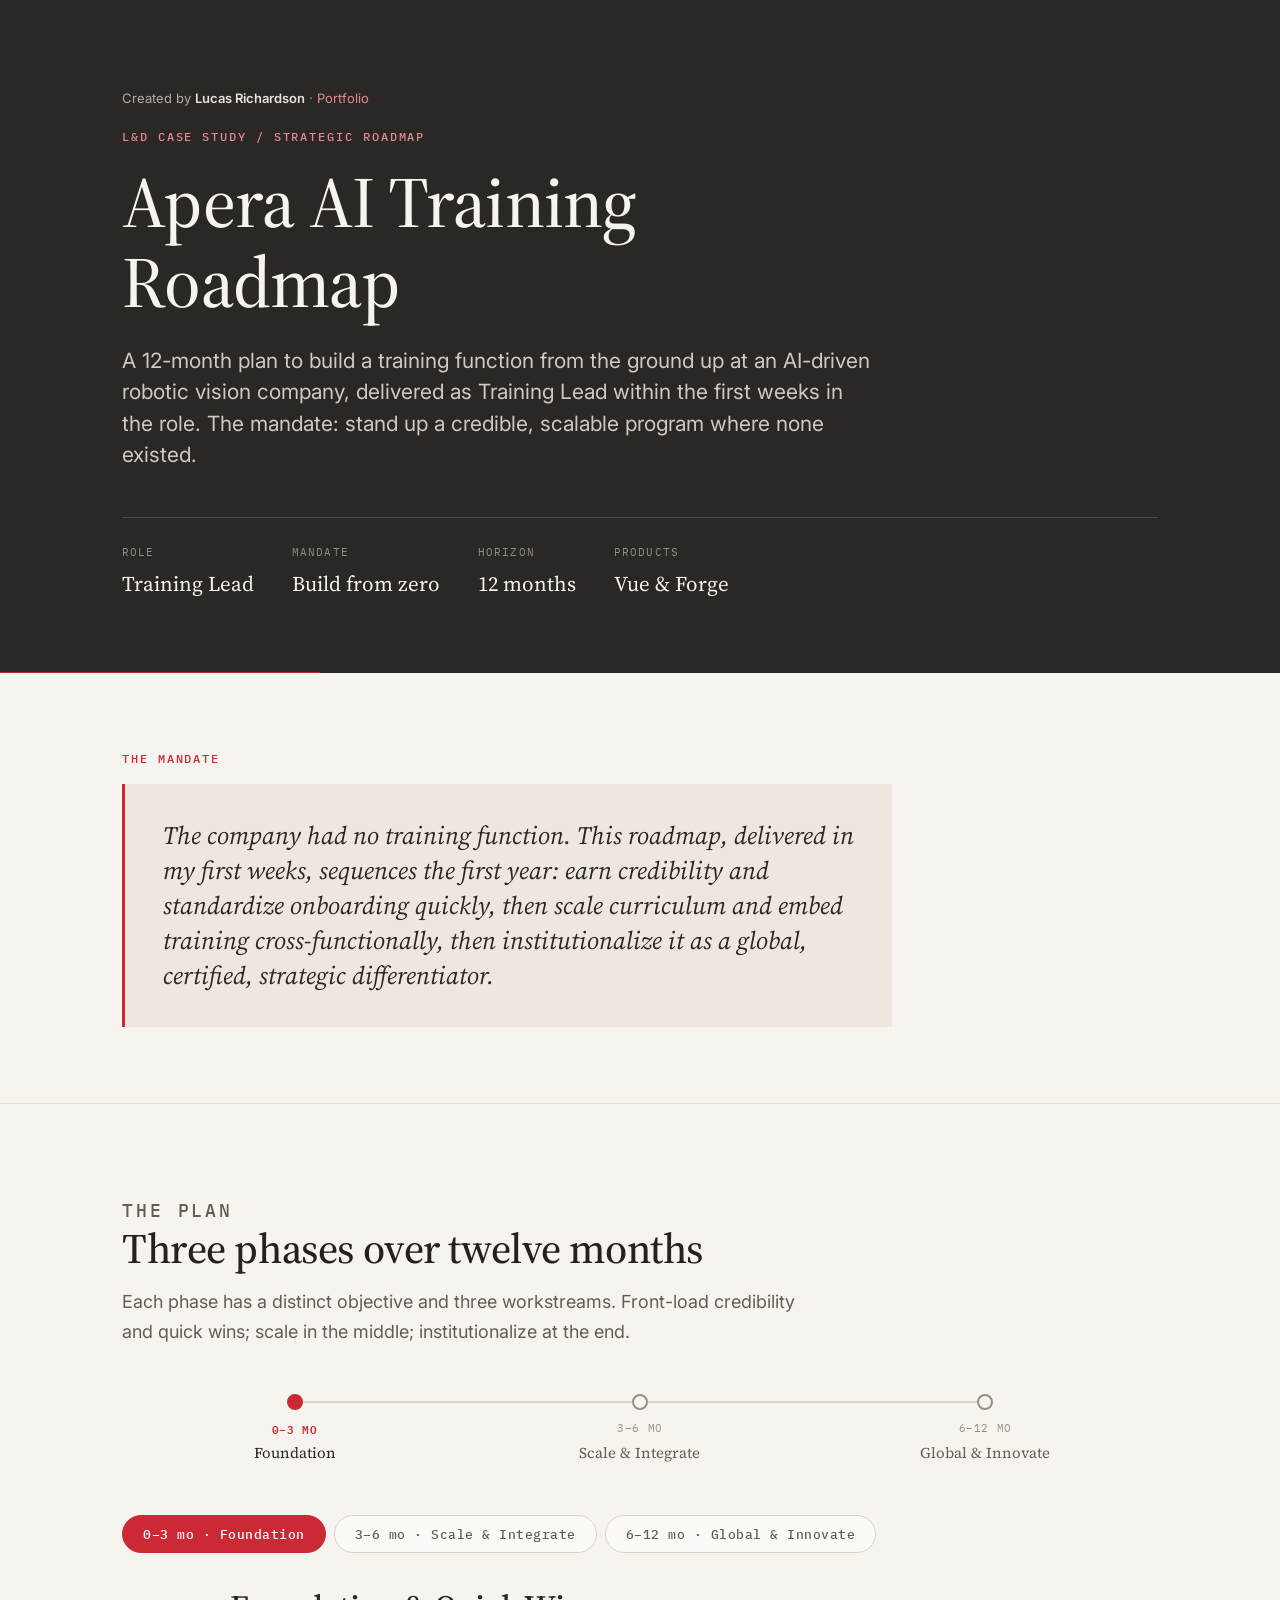
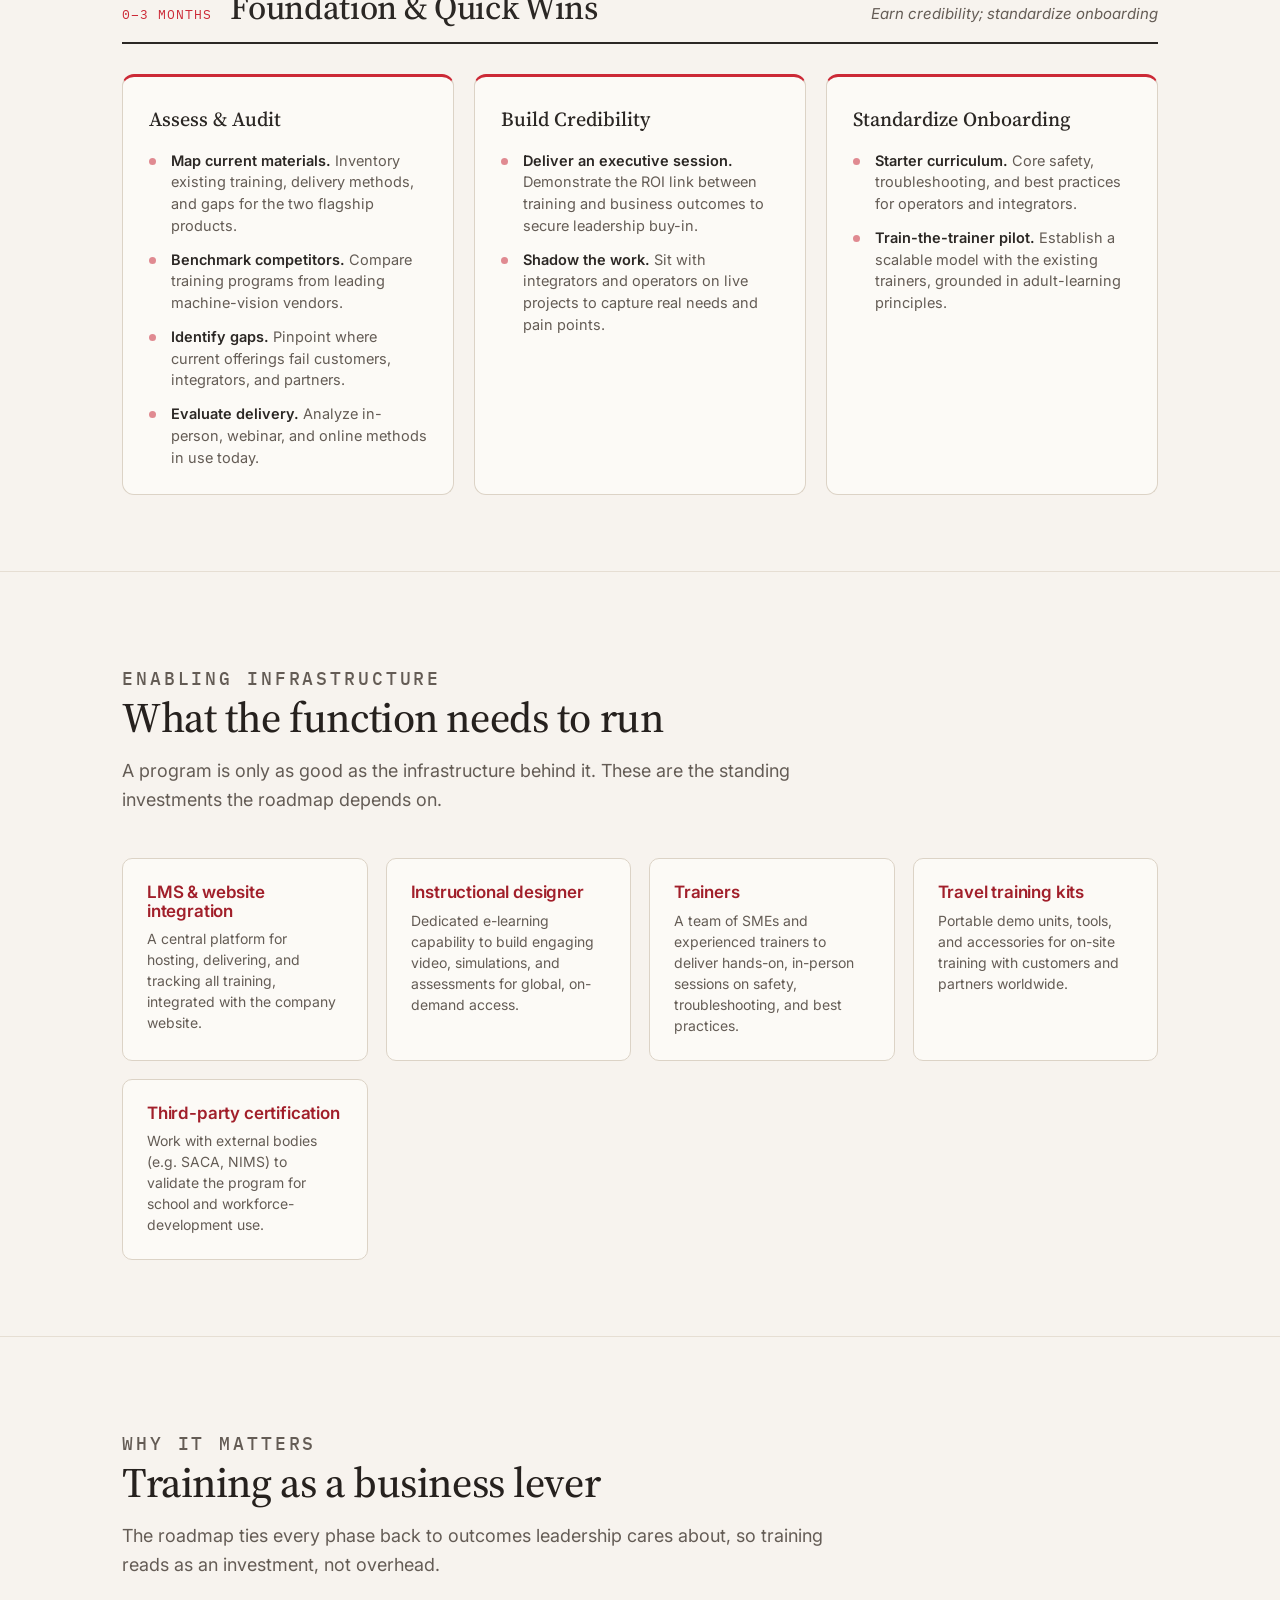
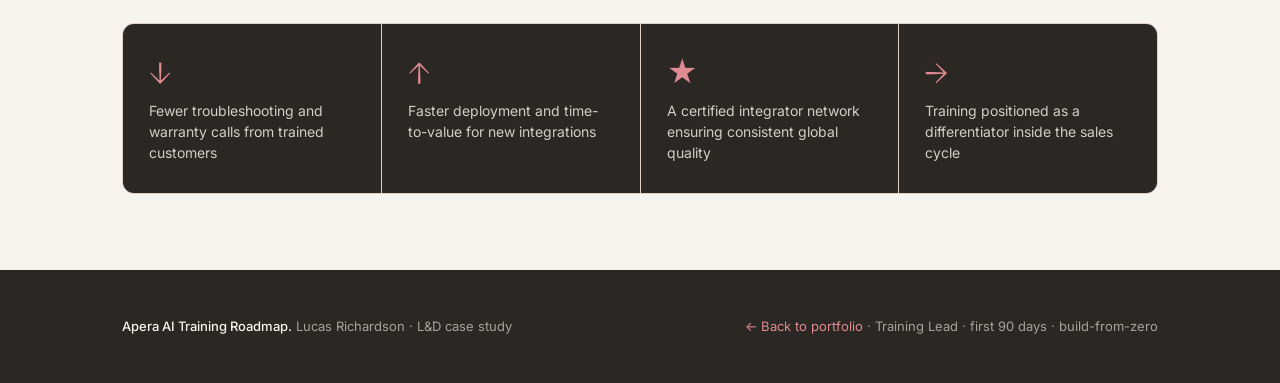
<file: training-roadmap.html>
<!DOCTYPE html>
<html lang="en">
<head>
<!-- Google tag (gtag.js) -->
<script async src="https://www.googletagmanager.com/gtag/js?id=G-FGDLF0THZQ"></script>
<script>
  window.dataLayer = window.dataLayer || [];
  function gtag(){dataLayer.push(arguments);}
  gtag("js", new Date());
  gtag("config", "G-FGDLF0THZQ");
</script>
<meta charset="UTF-8">
<meta name="viewport" content="width=device-width, initial-scale=1.0">
<title>Apera AI Training Roadmap | L&D Case Study</title>
<link rel="preconnect" href="https://fonts.googleapis.com">
<link rel="preconnect" href="https://fonts.gstatic.com" crossorigin>
<link href="https://fonts.googleapis.com/css2?family=Source+Serif+4:ital,opsz,wght@0,8..60,400;0,8..60,500;0,8..60,600;1,8..60,400&family=Inter:wght@400;500;600&family=IBM+Plex+Mono:wght@500&display=swap" rel="stylesheet">
<style>
  :root{
    --paper:#F7F3EE;
    --paper-deep:#EEE7DD;
    --ink:#26211E;
    --ink-soft:#645C55;
    --ink-dim:#9A8F85;
    --apera:#CC2936;
    --apera-deep:#A11F2A;
    --apera-soft:#E08A91;
    --charcoal:#2B2724;
    --line:#DCD3C6;
    --line-soft:#E6DED3;
    --paper-card:#FCFAF6;
    --maxw:1100px;
  }
  *{box-sizing:border-box;}
  html{scroll-behavior:smooth;}
  body{margin:0;background:var(--paper);color:var(--ink);font-family:"Inter",system-ui,sans-serif;font-size:17px;line-height:1.62;-webkit-font-smoothing:antialiased;}
  .wrap{max-width:var(--maxw);margin:0 auto;padding:0 32px;}
  h1,h2,h3{font-family:"Source Serif 4",Georgia,serif;font-weight:500;line-height:1.1;letter-spacing:-0.01em;margin:0;}
  .eyebrow{font-family:"IBM Plex Mono",monospace;font-size:12px;font-weight:500;letter-spacing:0.16em;text-transform:uppercase;color:var(--apera);margin:0 0 16px;}
  a{color:var(--apera-deep);}
  .author-bar{margin:0 0 18px;font-size:13px;color:rgba(247,243,238,0.65);}
  .author-bar a{color:var(--apera-soft);text-decoration:none;}
  .author-bar a:hover{text-decoration:underline;}
  .author-bar strong{color:rgba(247,243,238,0.92);font-weight:600;}

  /* HERO */
  .hero{background:var(--charcoal);color:var(--paper);padding:88px 0 72px;position:relative;overflow:hidden;}
  .hero::after{content:"";position:absolute;left:50%;bottom:-2px;width:100%;height:3px;background:linear-gradient(90deg,var(--apera) 0%,var(--apera) 25%,transparent 25%,transparent 100%);transform:translateX(-50%);opacity:0.9;}
  .hero .eyebrow{color:var(--apera-soft);}
  .hero h1{font-size:clamp(38px,6vw,72px);max-width:16ch;font-weight:500;}
  .hero .lede{font-size:clamp(18px,2.1vw,21px);color:rgba(247,243,238,0.8);max-width:58ch;margin:24px 0 0;line-height:1.5;}
  .hero-meta{display:flex;flex-wrap:wrap;gap:38px;margin-top:46px;border-top:1px solid rgba(247,243,238,0.16);padding-top:26px;}
  .hero-meta .k{font-family:"IBM Plex Mono",monospace;font-size:11px;letter-spacing:0.1em;text-transform:uppercase;color:rgba(247,243,238,0.5);margin-bottom:5px;}
  .hero-meta .v{font-family:"Source Serif 4",serif;font-size:21px;}

  section{padding:76px 0;}
  section + section{border-top:1px solid var(--line-soft);}
  .section-head{max-width:64ch;margin-bottom:44px;}
  .section-head h2{font-size:clamp(28px,3.6vw,42px);}
  .section-head p{color:var(--ink-soft);margin:16px 0 0;font-size:18px;}

  /* CONTEXT / mandate */
  .mandate{background:var(--paper-deep);border-left:3px solid var(--apera);padding:34px 38px;max-width:70ch;}
  .mandate p{margin:0;font-family:"Source Serif 4",serif;font-size:clamp(19px,2.4vw,25px);line-height:1.4;color:var(--charcoal);font-style:italic;font-weight:400;}

  /* PHASE SPINE */
  .phases{position:relative;}
  .phase-nav{display:flex;gap:8px;margin-bottom:36px;flex-wrap:wrap;}
  .pbtn{font-family:"IBM Plex Mono",monospace;font-size:12.5px;font-weight:500;letter-spacing:0.04em;color:var(--ink-soft);background:var(--paper-card);border:1px solid var(--line);border-radius:30px;padding:10px 20px;cursor:pointer;transition:all .18s;}
  .pbtn:hover{border-color:var(--apera-soft);color:var(--charcoal);}
  .pbtn.active{background:var(--apera);border-color:var(--apera);color:#fff;}
  .pbtn:focus-visible{outline:2px solid var(--apera);outline-offset:2px;}

  .phase{display:none;animation:fade .3s ease;}
  .phase.show{display:block;}
  @keyframes fade{from{opacity:0;transform:translateY(6px);}to{opacity:1;transform:none;}}
  .phase-banner{display:flex;align-items:baseline;gap:18px;flex-wrap:wrap;border-bottom:2px solid var(--charcoal);padding-bottom:16px;margin-bottom:30px;}
  .phase-banner .ptime{font-family:"IBM Plex Mono",monospace;font-size:13px;letter-spacing:0.08em;text-transform:uppercase;color:var(--apera);}
  .phase-banner h3{font-size:clamp(24px,3.2vw,34px);color:var(--charcoal);}
  .phase-banner .pgoal{font-size:15px;color:var(--ink-soft);margin-left:auto;font-style:italic;}

  .workstreams{display:grid;grid-template-columns:repeat(3,1fr);gap:20px;}
  .ws{background:var(--paper-card);border:1px solid var(--line);border-radius:12px;padding:26px 26px;border-top:3px solid var(--apera);}
  .ws h4{font-family:"Source Serif 4",serif;font-size:20px;color:var(--charcoal);margin:0 0 14px;font-weight:500;}
  .ws ul{list-style:none;margin:0;padding:0;}
  .ws li{position:relative;padding:0 0 12px 22px;font-size:14.5px;color:var(--ink-soft);line-height:1.5;}
  .ws li:last-child{padding-bottom:0;}
  .ws li::before{content:"";position:absolute;left:0;top:8px;width:7px;height:7px;border-radius:50%;background:var(--apera-soft);}
  .ws li strong{color:var(--charcoal);font-weight:600;}

  /* timeline rail */
  .rail{display:flex;align-items:center;margin:0 0 50px;padding:0;}
  .rail .seg{flex:1;text-align:center;position:relative;padding-top:30px;}
  .rail .seg::before{content:"";position:absolute;top:11px;left:0;right:0;height:2px;background:var(--line);}
  .rail .seg:first-child::before{left:50%;}
  .rail .seg:last-child::before{right:50%;}
  .rail .dot{position:absolute;top:4px;left:50%;transform:translateX(-50%);width:16px;height:16px;border-radius:50%;background:var(--paper);border:2px solid var(--ink-dim);transition:all .2s;}
  .rail .seg.on .dot{background:var(--apera);border-color:var(--apera);}
  .rail .seg .rl{font-family:"IBM Plex Mono",monospace;font-size:11px;letter-spacing:0.06em;text-transform:uppercase;color:var(--ink-dim);}
  .rail .seg.on .rl{color:var(--apera);font-weight:600;}
  .rail .seg .rt{font-family:"Source Serif 4",serif;font-size:15px;color:var(--ink-soft);margin-top:3px;}
  .rail .seg.on .rt{color:var(--charcoal);}

  /* INFRASTRUCTURE */
  .infra-grid{display:grid;grid-template-columns:repeat(auto-fit,minmax(240px,1fr));gap:18px;}
  .infra{background:var(--paper-card);border:1px solid var(--line);border-radius:10px;padding:24px 24px;}
  .infra h3{font-size:17px;color:var(--apera-deep);margin-bottom:8px;font-weight:600;font-family:"Inter",sans-serif;}
  .infra p{margin:0;font-size:14px;color:var(--ink-soft);line-height:1.5;}

  /* OUTCOMES */
  .out-grid{display:grid;grid-template-columns:repeat(auto-fit,minmax(200px,1fr));gap:1px;background:var(--line);border:1px solid var(--line);border-radius:12px;overflow:hidden;}
  .out{background:var(--charcoal);color:var(--paper);padding:30px 26px;}
  .out .oi{font-family:"Source Serif 4",serif;font-size:34px;color:var(--apera-soft);line-height:1;margin-bottom:12px;}
  .out p{margin:0;font-size:14px;color:rgba(247,243,238,0.82);line-height:1.5;}

  footer{background:var(--charcoal);color:rgba(247,243,238,0.6);padding:46px 0;font-size:13px;}
  footer .wrap{display:flex;justify-content:space-between;flex-wrap:wrap;gap:14px;align-items:center;}
  footer strong{color:var(--paper);font-weight:500;}

  @media (max-width:820px){
    .workstreams{grid-template-columns:1fr;}
    .phase-banner .pgoal{margin-left:0;width:100%;}
    .rail .seg .rt{font-size:13px;}
  }
  @media (max-width:560px){
    .hero{padding:64px 0 50px;}section{padding:56px 0;}
    .rail{display:none;}
  }
  @media (prefers-reduced-motion:reduce){html{scroll-behavior:auto;}.phase{animation:none;}.rail .dot{transition:none;}}
</style>
</head>
<body>

<header class="hero">
  <div class="wrap">
    <p class="author-bar">Created by <strong>Lucas Richardson</strong> · <a href="index.html">Portfolio</a></p>
    <p class="eyebrow">L&amp;D Case Study / Strategic Roadmap</p>
    <h1>Apera AI Training Roadmap</h1>
    <p class="lede">A 12-month plan to build a training function from the ground up at an AI-driven robotic vision company, delivered as Training Lead within the first weeks in the role. The mandate: stand up a credible, scalable program where none existed.</p>
    <div class="hero-meta">
      <div><div class="k">Role</div><div class="v">Training Lead</div></div>
      <div><div class="k">Mandate</div><div class="v">Build from zero</div></div>
      <div><div class="k">Horizon</div><div class="v">12 months</div></div>
      <div><div class="k">Products</div><div class="v">Vue &amp; Forge</div></div>
    </div>
  </div>
</header>

<section>
  <div class="wrap">
    <p class="eyebrow">The Mandate</p>
    <div class="mandate">
      <p>The company had no training function. This roadmap, delivered in my first weeks, sequences the first year: earn credibility and standardize onboarding quickly, then scale curriculum and embed training cross-functionally, then institutionalize it as a global, certified, strategic differentiator.</p>
    </div>
  </div>
</section>

<section>
  <div class="wrap">
    <div class="section-head">
      <p class="eyebrow">The Plan</p>
      <h2>Three phases over twelve months</h2>
      <p>Each phase has a distinct objective and three workstreams. Front-load credibility and quick wins; scale in the middle; institutionalize at the end.</p>
    </div>

    <div class="rail" aria-hidden="true">
      <div class="seg on" data-seg="0"><span class="dot"></span><div class="rl">0&ndash;3 mo</div><div class="rt">Foundation</div></div>
      <div class="seg" data-seg="1"><span class="dot"></span><div class="rl">3&ndash;6 mo</div><div class="rt">Scale &amp; Integrate</div></div>
      <div class="seg" data-seg="2"><span class="dot"></span><div class="rl">6&ndash;12 mo</div><div class="rt">Global &amp; Innovate</div></div>
    </div>

    <div class="phases">
      <div class="phase-nav" id="phaseNav">
        <button class="pbtn active" data-phase="0">0&ndash;3 mo &middot; Foundation</button>
        <button class="pbtn" data-phase="1">3&ndash;6 mo &middot; Scale &amp; Integrate</button>
        <button class="pbtn" data-phase="2">6&ndash;12 mo &middot; Global &amp; Innovate</button>
      </div>

      <!-- PHASE 0 -->
      <div class="phase show" data-phase="0">
        <div class="phase-banner">
          <span class="ptime">0&ndash;3 Months</span>
          <h3>Foundation &amp; Quick Wins</h3>
          <span class="pgoal">Earn credibility; standardize onboarding</span>
        </div>
        <div class="workstreams">
          <div class="ws">
            <h4>Assess &amp; Audit</h4>
            <ul>
              <li><strong>Map current materials.</strong> Inventory existing training, delivery methods, and gaps for the two flagship products.</li>
              <li><strong>Benchmark competitors.</strong> Compare training programs from leading machine-vision vendors.</li>
              <li><strong>Identify gaps.</strong> Pinpoint where current offerings fail customers, integrators, and partners.</li>
              <li><strong>Evaluate delivery.</strong> Analyze in-person, webinar, and online methods in use today.</li>
            </ul>
          </div>
          <div class="ws">
            <h4>Build Credibility</h4>
            <ul>
              <li><strong>Deliver an executive session.</strong> Demonstrate the ROI link between training and business outcomes to secure leadership buy-in.</li>
              <li><strong>Shadow the work.</strong> Sit with integrators and operators on live projects to capture real needs and pain points.</li>
            </ul>
          </div>
          <div class="ws">
            <h4>Standardize Onboarding</h4>
            <ul>
              <li><strong>Starter curriculum.</strong> Core safety, troubleshooting, and best practices for operators and integrators.</li>
              <li><strong>Train-the-trainer pilot.</strong> Establish a scalable model with the existing trainers, grounded in adult-learning principles.</li>
            </ul>
          </div>
        </div>
      </div>

      <!-- PHASE 1 -->
      <div class="phase" data-phase="1">
        <div class="phase-banner">
          <span class="ptime">3&ndash;6 Months</span>
          <h3>Scale &amp; Integrate</h3>
          <span class="pgoal">Expand curriculum; embed cross-functionally</span>
        </div>
        <div class="workstreams">
          <div class="ws">
            <h4>Curriculum Expansion</h4>
            <ul>
              <li><strong>Tailored tracks.</strong> Distinct paths for operators, integrators, and sales/leadership, each addressing its own needs.</li>
              <li><strong>E-learning for scale.</strong> On-demand video, interactive simulations, and self-paced courses for 24/7 global access.</li>
            </ul>
          </div>
          <div class="ws">
            <h4>Cross-Functional Integration</h4>
            <ul>
              <li><strong>Embed in the lifecycle.</strong> Work with Sales and CS on pre-sales demos and post-implementation coaching.</li>
              <li><strong>Partner with Engineering.</strong> Build training into product releases via documentation and release webinars.</li>
            </ul>
          </div>
          <div class="ws">
            <h4>Measurement &amp; Feedback</h4>
            <ul>
              <li><strong>Adopt an evaluation standard.</strong> Implement the Kirkpatrick four-level model (reaction, learning, behavior, results).</li>
              <li><strong>Build dashboards.</strong> Link training adoption to customer-success metrics: fewer troubleshooting calls, faster deployment.</li>
            </ul>
          </div>
        </div>
      </div>

      <!-- PHASE 2 -->
      <div class="phase" data-phase="2">
        <div class="phase-banner">
          <span class="ptime">6&ndash;12 Months</span>
          <h3>Global Impact &amp; Innovation</h3>
          <span class="pgoal">Institutionalize; scale globally</span>
        </div>
        <div class="workstreams">
          <div class="ws">
            <h4>Global Reach</h4>
            <ul>
              <li><strong>Certification program.</strong> Validate integrator expertise to ensure consistent, quality deployments worldwide.</li>
              <li><strong>Regional expansion.</strong> Localized delivery across North America, Europe, and Asia-Pacific.</li>
            </ul>
          </div>
          <div class="ws">
            <h4>Innovation in Delivery</h4>
            <ul>
              <li><strong>VR/AR &amp; simulation.</strong> Immersive training for complex tasks like bin picking, sorting, and assembly.</li>
              <li><strong>Community knowledge hub.</strong> A central home for training videos, troubleshooting guides, and best practices.</li>
            </ul>
          </div>
          <div class="ws">
            <h4>Institutionalize &amp; Scale</h4>
            <ul>
              <li><strong>Formalize metrics.</strong> Adoption rates, customer ROI, reduced downtime as standing KPIs.</li>
              <li><strong>Training as a differentiator.</strong> Embed it in the sales cycle as a competitive advantage.</li>
              <li><strong>Career pathways.</strong> Build progression for the training team to retain top talent.</li>
            </ul>
          </div>
        </div>
      </div>
    </div>
  </div>
</section>

<section>
  <div class="wrap">
    <div class="section-head">
      <p class="eyebrow">Enabling Infrastructure</p>
      <h2>What the function needs to run</h2>
      <p>A program is only as good as the infrastructure behind it. These are the standing investments the roadmap depends on.</p>
    </div>
    <div class="infra-grid">
      <div class="infra"><h3>LMS &amp; website integration</h3><p>A central platform for hosting, delivering, and tracking all training, integrated with the company website.</p></div>
      <div class="infra"><h3>Instructional designer</h3><p>Dedicated e-learning capability to build engaging video, simulations, and assessments for global, on-demand access.</p></div>
      <div class="infra"><h3>Trainers</h3><p>A team of SMEs and experienced trainers to deliver hands-on, in-person sessions on safety, troubleshooting, and best practices.</p></div>
      <div class="infra"><h3>Travel training kits</h3><p>Portable demo units, tools, and accessories for on-site training with customers and partners worldwide.</p></div>
      <div class="infra"><h3>Third-party certification</h3><p>Work with external bodies (e.g. SACA, NIMS) to validate the program for school and workforce-development use.</p></div>
    </div>
  </div>
</section>

<section>
  <div class="wrap">
    <div class="section-head">
      <p class="eyebrow">Why It Matters</p>
      <h2>Training as a business lever</h2>
      <p>The roadmap ties every phase back to outcomes leadership cares about, so training reads as an investment, not overhead.</p>
    </div>
    <div class="out-grid">
      <div class="out"><div class="oi">&darr;</div><p>Fewer troubleshooting and warranty calls from trained customers</p></div>
      <div class="out"><div class="oi">&uarr;</div><p>Faster deployment and time-to-value for new integrations</p></div>
      <div class="out"><div class="oi">&#9733;</div><p>A certified integrator network ensuring consistent global quality</p></div>
      <div class="out"><div class="oi">&rarr;</div><p>Training positioned as a differentiator inside the sales cycle</p></div>
    </div>
  </div>
</section>

<footer>
  <div class="wrap">
    <span><strong>Apera AI Training Roadmap.</strong> Lucas Richardson · L&amp;D case study</span>
    <span><a href="index.html" style="color:var(--apera-soft);text-decoration:none;">← Back to portfolio</a> · Training Lead · first 90 days · build-from-zero</span>
  </div>
</footer>

<script>
(function(){
  var phases = Array.prototype.slice.call(document.querySelectorAll('.phase[data-phase]'));
  var btns = Array.prototype.slice.call(document.querySelectorAll('#phaseNav .pbtn'));
  var segs = Array.prototype.slice.call(document.querySelectorAll('.rail .seg'));
  function show(n){
    phases.forEach(function(p){ p.classList.toggle('show', p.getAttribute('data-phase') == n); });
    btns.forEach(function(b){ b.classList.toggle('active', b.getAttribute('data-phase') == n); });
    segs.forEach(function(s){ s.classList.toggle('on', parseInt(s.getAttribute('data-seg'),10) <= n); });
  }
  btns.forEach(function(b){ b.addEventListener('click', function(){ show(b.getAttribute('data-phase')); }); });
  segs.forEach(function(s){
    s.style.cursor='pointer';
    s.addEventListener('click', function(){ show(s.getAttribute('data-seg')); });
  });
})();
</script>

</body>
</html>
</file>
